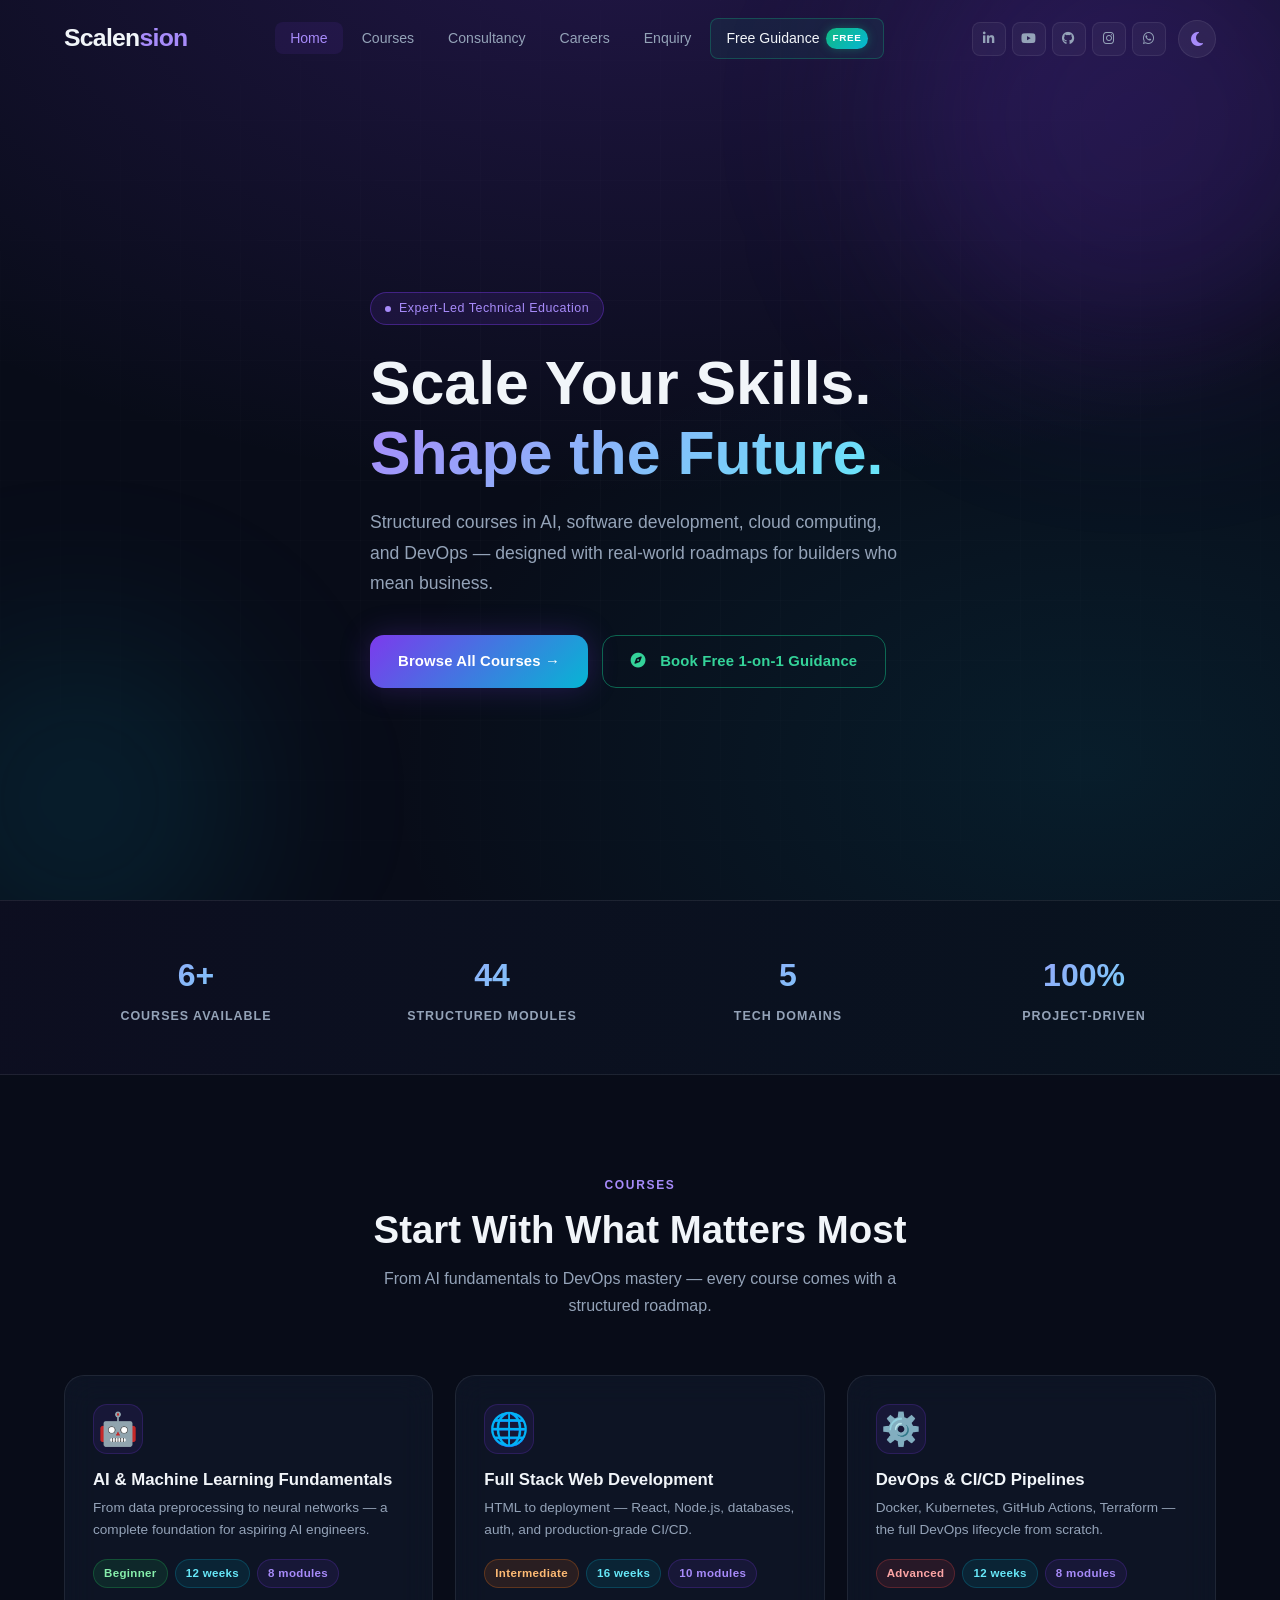
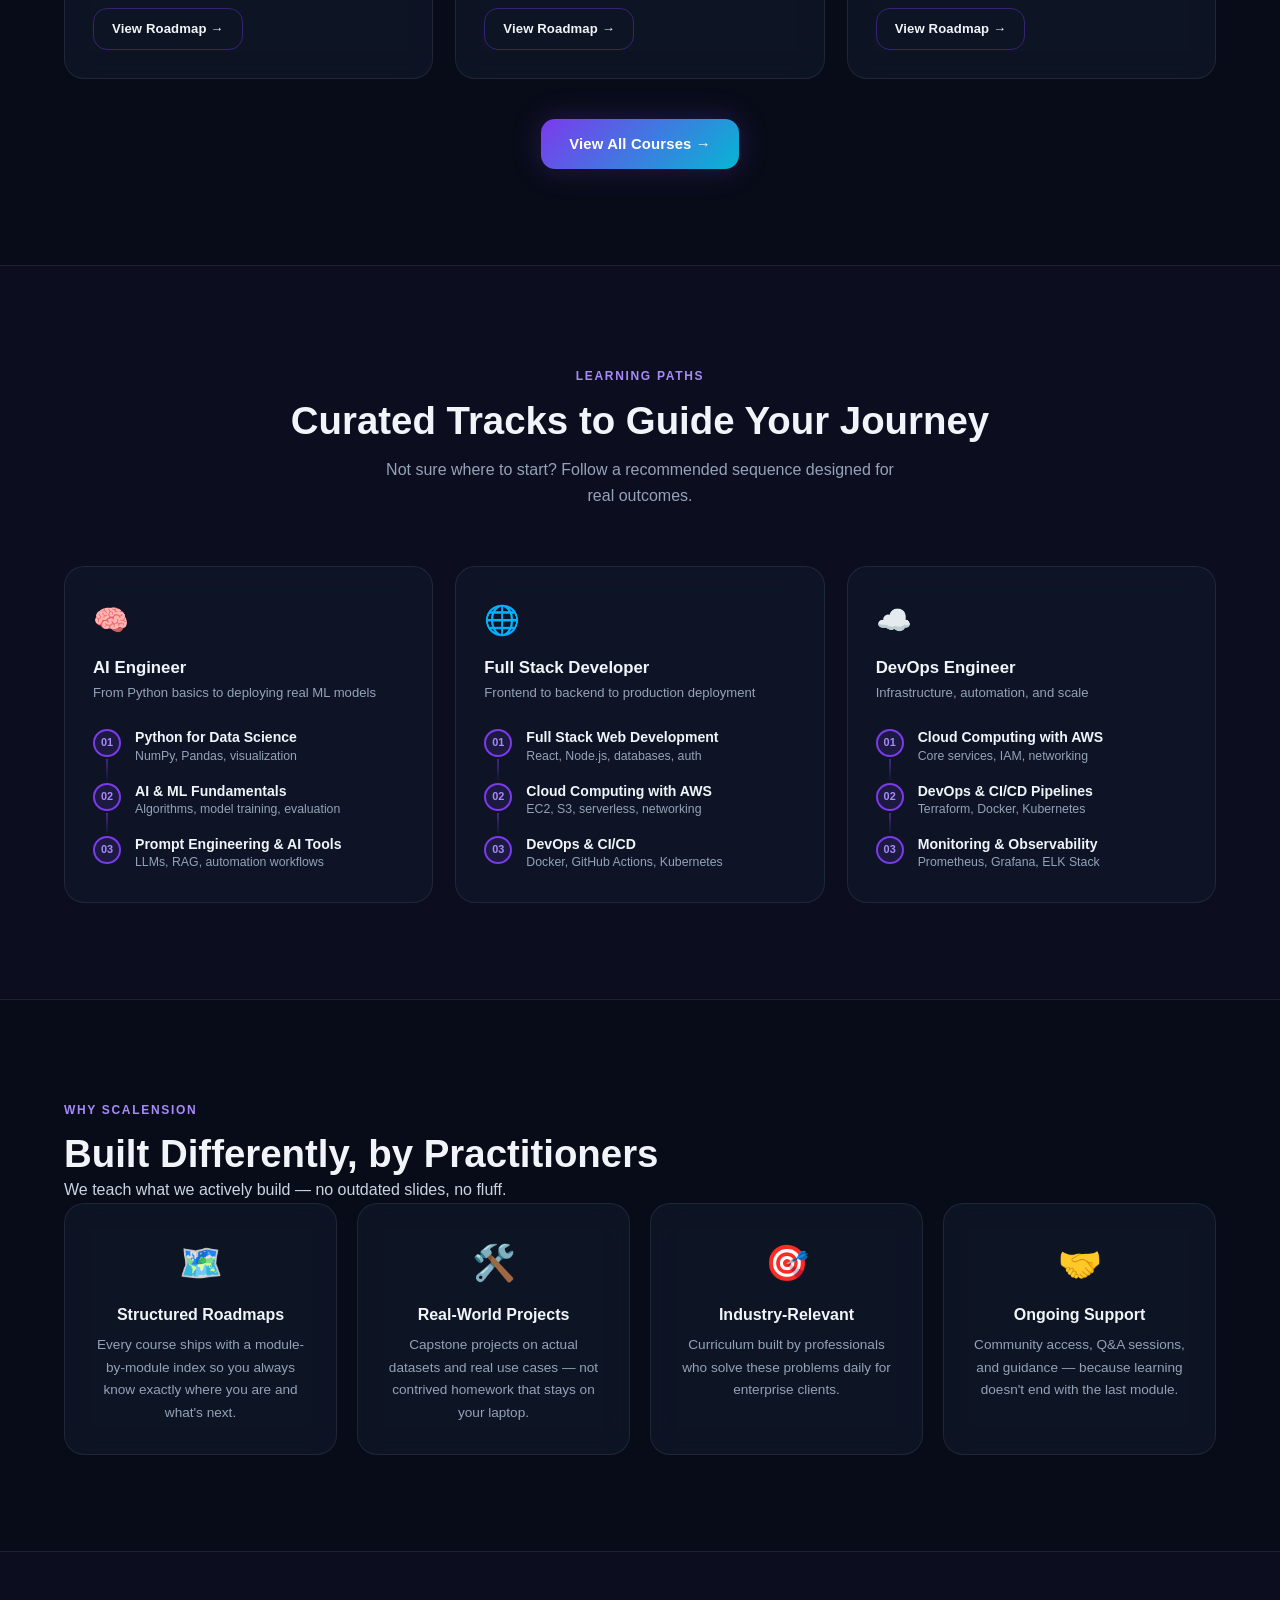
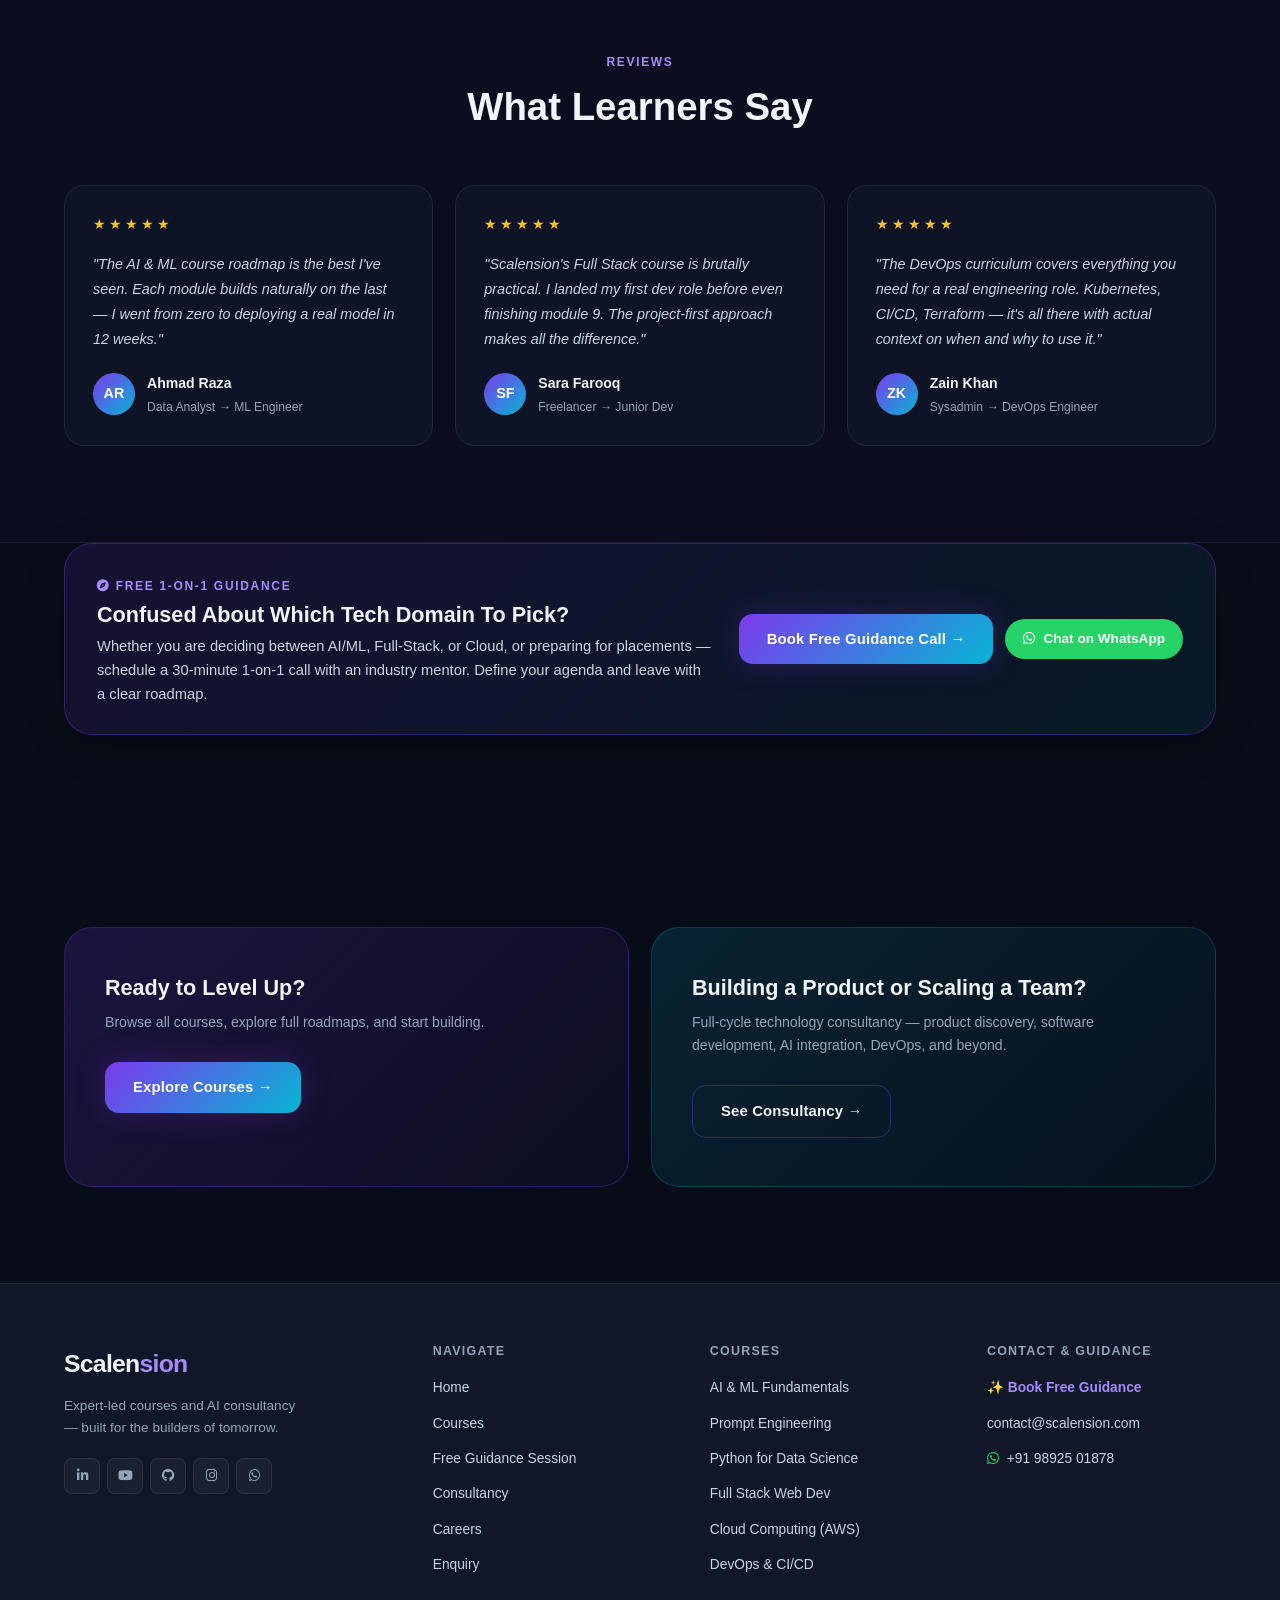
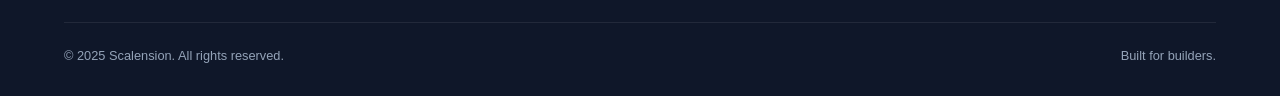
<file: index.html>
<!DOCTYPE html>
<html lang="en">
<head>
  <meta charset="UTF-8" />
  <meta name="viewport" content="width=device-width, initial-scale=1.0" />
  <title>Scalension — Scale Your Skills. Shape the Future.</title>
  <meta name="description" content="Scalension offers expert-led technical courses in AI, software development, cloud, and DevOps — built for the next generation of builders." />
  <link rel="icon" type="image/svg+xml" href="favicon.svg" />
  <link rel="icon" type="image/png" href="favicon.png" sizes="32x32" />
  <link rel="apple-touch-icon" href="apple-touch-icon.png" />
  <link rel="stylesheet" href="css/styles.css" />
  <link rel="stylesheet" href="https://cdnjs.cloudflare.com/ajax/libs/font-awesome/6.5.0/css/all.min.css" />
  <script>
    (function() {
      const stored = localStorage.getItem('theme');
      if (stored) {
        document.documentElement.setAttribute('data-theme', stored);
      } else {
        document.documentElement.setAttribute('data-theme', 'dark');
      }
    })();
  </script>
</head>
<body>

  <!-- ═══════════════════════════════════════
       NAVBAR
  ═══════════════════════════════════════ -->
  <nav class="navbar">
    <div class="container">
      <a href="index.html" class="logo">Scalen<span class="logo-accent">sion</span></a>

      <ul class="nav-links">
        <li><a href="index.html">Home</a></li>
        <li><a href="courses.html">Courses</a></li>
        <li><a href="consultancy.html">Consultancy</a></li>
        <li><a href="careers.html">Careers</a></li>
        <li><a href="enquiry.html">Enquiry</a></li>
        <li><a href="free-session.html" class="nav-free-session">Free Guidance <span class="nav-tag-free">FREE</span></a></li>
      </ul>

      <div class="nav-social">
        <a href="#" aria-label="LinkedIn"  title="LinkedIn"><i class="fa-brands fa-linkedin-in"></i></a>
        <a href="https://www.youtube.com/channel/UCDNR9oUo0z2bHbTvsrr0TBA" target="_blank" rel="noopener noreferrer" aria-label="YouTube" title="YouTube"><i class="fa-brands fa-youtube"></i></a>
        <a href="https://github.com/scalension" target="_blank" rel="noopener noreferrer" aria-label="GitHub" title="GitHub"><i class="fa-brands fa-github"></i></a>
        <a href="https://www.instagram.com/scalension_com?igsh=MTJ3d3ZqYjRnbWk2NQ" target="_blank" rel="noopener noreferrer" aria-label="Instagram" title="Instagram"><i class="fa-brands fa-instagram"></i></a>
        <a href="https://whatsapp.com/channel/0029Vb8EhJBGzzKJCfin2q10" target="_blank" rel="noopener noreferrer" aria-label="WhatsApp Channel" title="WhatsApp Channel"><i class="fa-brands fa-whatsapp"></i></a>
        <button type="button" class="theme-toggle-btn" aria-label="Toggle light/dark theme" title="Toggle theme">
          <i class="fa-solid fa-moon icon-moon"></i>
          <i class="fa-solid fa-sun icon-sun"></i>
        </button>
      </div>

      <button class="menu-toggle" aria-label="Open menu">&#9776;</button>
    </div>
  </nav>

  <!-- Mobile Drawer -->
  <div class="mobile-overlay"></div>
  <nav class="mobile-nav" aria-label="Mobile navigation">
    <button class="mobile-nav-close" aria-label="Close menu">&#10005;</button>
    <a href="index.html">Home</a>
    <a href="courses.html">Courses</a>
    <a href="consultancy.html">Consultancy</a>
    <a href="careers.html">Careers</a>
    <a href="enquiry.html">Enquiry</a>
    <a href="free-session.html" class="mobile-free-session">💡 Free Guidance Session <span class="nav-tag-free">FREE</span></a>
    <div class="mobile-social">
      <a href="#"><i class="fa-brands fa-linkedin-in"></i></a>
      <a href="https://www.youtube.com/channel/UCDNR9oUo0z2bHbTvsrr0TBA" target="_blank" rel="noopener noreferrer" aria-label="YouTube"><i class="fa-brands fa-youtube"></i></a>
      <a href="https://github.com/scalension" target="_blank" rel="noopener noreferrer" aria-label="GitHub"><i class="fa-brands fa-github"></i></a>
      <a href="https://www.instagram.com/scalension_com?igsh=MTJ3d3ZqYjRnbWk2NQ" target="_blank" rel="noopener noreferrer" aria-label="Instagram"><i class="fa-brands fa-instagram"></i></a>
      <a href="https://whatsapp.com/channel/0029Vb8EhJBGzzKJCfin2q10" target="_blank" rel="noopener noreferrer" aria-label="WhatsApp Channel"><i class="fa-brands fa-whatsapp"></i></a>
      <button type="button" class="theme-toggle-btn" aria-label="Toggle light/dark theme" title="Toggle theme">
        <i class="fa-solid fa-moon icon-moon"></i>
        <i class="fa-solid fa-sun icon-sun"></i>
      </button>
    </div>
  </nav>

  <!-- ═══════════════════════════════════════
       HERO
  ═══════════════════════════════════════ -->
  <section class="hero">
    <div class="hero-bg"></div>
    <div class="grid-bg"></div>
    <div class="hero-orb hero-orb-1"></div>
    <div class="hero-orb hero-orb-2"></div>

    <div class="container">
      <div class="hero-content">
        <div class="hero-badge">Expert-Led Technical Education</div>

        <h1>Scale Your Skills.<br><span class="gradient-text">Shape the Future.</span></h1>

        <p class="hero-subtitle">
          Structured courses in AI, software development, cloud computing, and DevOps —
          designed with real-world roadmaps for builders who mean business.
        </p>

        <div class="hero-cta">
          <a href="courses.html" class="btn btn-primary">Browse All Courses &rarr;</a>
          <a href="free-session.html?source=home_hero" class="btn btn-outline" style="border-color:rgba(16,185,129,0.5); color:#34d399;">
            <i class="fa-solid fa-compass" style="margin-right:6px;"></i> Book Free 1-on-1 Guidance
          </a>
        </div>
      </div>
    </div>
  </section>

  <!-- ═══════════════════════════════════════
       STATS BAR
  ═══════════════════════════════════════ -->
  <div class="stats-bar">
    <div class="container">
      <div class="stats-grid stagger-group">
        <div class="stat-item">
          <div class="stat-number">6+</div>
          <div class="stat-label">Courses Available</div>
        </div>
        <div class="stat-item">
          <div class="stat-number">44</div>
          <div class="stat-label">Structured Modules</div>
        </div>
        <div class="stat-item">
          <div class="stat-number">5</div>
          <div class="stat-label">Tech Domains</div>
        </div>
        <div class="stat-item">
          <div class="stat-number">100%</div>
          <div class="stat-label">Project-Driven</div>
        </div>
      </div>
    </div>
  </div>

  <!-- ═══════════════════════════════════════
       FEATURED COURSES
  ═══════════════════════════════════════ -->
  <section class="section">
    <div class="container">
      <div class="section-header reveal">
        <span class="section-label">Courses</span>
        <h2>Start With What Matters Most</h2>
        <p>From AI fundamentals to DevOps mastery — every course comes with a structured roadmap.</p>
      </div>

      <div class="featured-grid stagger-group">

        <!-- Card 1 -->
        <div class="fc-card glass-card">
          <div class="fc-icon">🤖</div>
          <h3 class="fc-title">AI & Machine Learning Fundamentals</h3>
          <p class="fc-desc">From data preprocessing to neural networks — a complete foundation for aspiring AI engineers.</p>
          <div class="fc-meta">
            <span class="badge badge-beginner">Beginner</span>
            <span class="badge badge-duration">12 weeks</span>
            <span class="badge badge-modules">8 modules</span>
          </div>
          <a href="courses.html#ai-ml" class="btn btn-sm btn-outline">View Roadmap &rarr;</a>
        </div>

        <!-- Card 2 -->
        <div class="fc-card glass-card">
          <div class="fc-icon">🌐</div>
          <h3 class="fc-title">Full Stack Web Development</h3>
          <p class="fc-desc">HTML to deployment — React, Node.js, databases, auth, and production-grade CI/CD.</p>
          <div class="fc-meta">
            <span class="badge badge-intermediate">Intermediate</span>
            <span class="badge badge-duration">16 weeks</span>
            <span class="badge badge-modules">10 modules</span>
          </div>
          <a href="courses.html#web-dev" class="btn btn-sm btn-outline">View Roadmap &rarr;</a>
        </div>

        <!-- Card 3 -->
        <div class="fc-card glass-card">
          <div class="fc-icon">⚙️</div>
          <h3 class="fc-title">DevOps & CI/CD Pipelines</h3>
          <p class="fc-desc">Docker, Kubernetes, GitHub Actions, Terraform — the full DevOps lifecycle from scratch.</p>
          <div class="fc-meta">
            <span class="badge badge-advanced">Advanced</span>
            <span class="badge badge-duration">12 weeks</span>
            <span class="badge badge-modules">8 modules</span>
          </div>
          <a href="courses.html#devops" class="btn btn-sm btn-outline">View Roadmap &rarr;</a>
        </div>

      </div>

      <div style="text-align:center; margin-top: 40px;">
        <a href="courses.html" class="btn btn-primary">View All Courses &rarr;</a>
      </div>
    </div>
  </section>

  <!-- ═══════════════════════════════════════
       LEARNING TRACKS
  ═══════════════════════════════════════ -->
  <section class="section" style="background: rgba(124,58,237,0.03); border-top:1px solid var(--border); border-bottom:1px solid var(--border);">
    <div class="container">
      <div class="section-header reveal">
        <span class="section-label">Learning Paths</span>
        <h2>Curated Tracks to Guide Your Journey</h2>
        <p>Not sure where to start? Follow a recommended sequence designed for real outcomes.</p>
      </div>

      <div class="tracks-grid stagger-group">

        <!-- Track 1 -->
        <div class="track-card glass-card">
          <div class="track-icon">🧠</div>
          <h3 class="track-title">AI Engineer</h3>
          <p class="track-subtitle">From Python basics to deploying real ML models</p>
          <div class="track-steps">
            <div class="track-step">
              <div class="step-dot">01</div>
              <div class="step-body">
                <h5>Python for Data Science</h5>
                <p>NumPy, Pandas, visualization</p>
              </div>
            </div>
            <div class="track-step">
              <div class="step-dot">02</div>
              <div class="step-body">
                <h5>AI & ML Fundamentals</h5>
                <p>Algorithms, model training, evaluation</p>
              </div>
            </div>
            <div class="track-step">
              <div class="step-dot">03</div>
              <div class="step-body">
                <h5>Prompt Engineering & AI Tools</h5>
                <p>LLMs, RAG, automation workflows</p>
              </div>
            </div>
          </div>
        </div>

        <!-- Track 2 -->
        <div class="track-card glass-card">
          <div class="track-icon">🌐</div>
          <h3 class="track-title">Full Stack Developer</h3>
          <p class="track-subtitle">Frontend to backend to production deployment</p>
          <div class="track-steps">
            <div class="track-step">
              <div class="step-dot">01</div>
              <div class="step-body">
                <h5>Full Stack Web Development</h5>
                <p>React, Node.js, databases, auth</p>
              </div>
            </div>
            <div class="track-step">
              <div class="step-dot">02</div>
              <div class="step-body">
                <h5>Cloud Computing with AWS</h5>
                <p>EC2, S3, serverless, networking</p>
              </div>
            </div>
            <div class="track-step">
              <div class="step-dot">03</div>
              <div class="step-body">
                <h5>DevOps & CI/CD</h5>
                <p>Docker, GitHub Actions, Kubernetes</p>
              </div>
            </div>
          </div>
        </div>

        <!-- Track 3 -->
        <div class="track-card glass-card">
          <div class="track-icon">☁️</div>
          <h3 class="track-title">DevOps Engineer</h3>
          <p class="track-subtitle">Infrastructure, automation, and scale</p>
          <div class="track-steps">
            <div class="track-step">
              <div class="step-dot">01</div>
              <div class="step-body">
                <h5>Cloud Computing with AWS</h5>
                <p>Core services, IAM, networking</p>
              </div>
            </div>
            <div class="track-step">
              <div class="step-dot">02</div>
              <div class="step-body">
                <h5>DevOps & CI/CD Pipelines</h5>
                <p>Terraform, Docker, Kubernetes</p>
              </div>
            </div>
            <div class="track-step">
              <div class="step-dot">03</div>
              <div class="step-body">
                <h5>Monitoring & Observability</h5>
                <p>Prometheus, Grafana, ELK Stack</p>
              </div>
            </div>
          </div>
        </div>

      </div>
    </div>
  </section>

  <!-- ═══════════════════════════════════════
       WHY SCALENSION
       ================================================== -->
  <section class="section why-section" id="why">
    <div class="container">
      <div class="text-center">
        <span class="section-label">Why Scalension</span>
        <h2>Built Differently, by Practitioners</h2>
        <p>We teach what we actively build — no outdated slides, no fluff.</p>
      </div>

      <div class="why-grid stagger-group">
        <div class="why-card glass-card">
          <div class="why-icon">🗺️</div>
          <h4 class="why-title">Structured Roadmaps</h4>
          <p class="why-text">Every course ships with a module-by-module index so you always know exactly where you are and what's next.</p>
        </div>
        <div class="why-card glass-card">
          <div class="why-icon">🛠️</div>
          <h4 class="why-title">Real-World Projects</h4>
          <p class="why-text">Capstone projects on actual datasets and real use cases — not contrived homework that stays on your laptop.</p>
        </div>
        <div class="why-card glass-card">
          <div class="why-icon">🎯</div>
          <h4 class="why-title">Industry-Relevant</h4>
          <p class="why-text">Curriculum built by professionals who solve these problems daily for enterprise clients.</p>
        </div>
        <div class="why-card glass-card">
          <div class="why-icon">🤝</div>
          <h4 class="why-title">Ongoing Support</h4>
          <p class="why-text">Community access, Q&A sessions, and guidance — because learning doesn't end with the last module.</p>
        </div>
      </div>
    </div>
  </section>

  <!-- ═══════════════════════════════════════
       TESTIMONIALS
  ═══════════════════════════════════════ -->
  <section class="section" style="background: rgba(124,58,237,0.03); border-top:1px solid var(--border); border-bottom:1px solid var(--border);">
    <div class="container">
      <div class="section-header reveal">
        <span class="section-label">Reviews</span>
        <h2>What Learners Say</h2>
      </div>

      <div class="testi-grid stagger-group">
        <div class="testi-card glass-card">
          <div class="testi-stars">★★★★★</div>
          <p class="testi-text">"The AI & ML course roadmap is the best I've seen. Each module builds naturally on the last — I went from zero to deploying a real model in 12 weeks."</p>
          <div class="testi-author">
            <div class="author-avatar">AR</div>
            <div>
              <div class="author-name">Ahmad Raza</div>
              <div class="author-role">Data Analyst → ML Engineer</div>
            </div>
          </div>
        </div>

        <div class="testi-card glass-card">
          <div class="testi-stars">★★★★★</div>
          <p class="testi-text">"Scalension's Full Stack course is brutally practical. I landed my first dev role before even finishing module 9. The project-first approach makes all the difference."</p>
          <div class="testi-author">
            <div class="author-avatar">SF</div>
            <div>
              <div class="author-name">Sara Farooq</div>
              <div class="author-role">Freelancer → Junior Dev</div>
            </div>
          </div>
        </div>

        <div class="testi-card glass-card">
          <div class="testi-stars">★★★★★</div>
          <p class="testi-text">"The DevOps curriculum covers everything you need for a real engineering role. Kubernetes, CI/CD, Terraform — it's all there with actual context on when and why to use it."</p>
          <div class="testi-author">
            <div class="author-avatar">ZK</div>
            <div>
              <div class="author-name">Zain Khan</div>
              <div class="author-role">Sysadmin → DevOps Engineer</div>
            </div>
          </div>
        </div>
      </div>
    </div>
  </section>

  <!-- ═══════════════════════════════════════
       FREE GUIDANCE BANNER
  ═══════════════════════════════════════ -->
  <section class="section" style="padding-top:0;">
    <div class="container">
      <div class="courses-guidance-banner reveal" style="margin-bottom:0;">
        <div class="courses-guidance-banner-content">
          <span class="section-label" style="margin-bottom:6px;"><i class="fa-solid fa-compass"></i> Free 1-on-1 Guidance</span>
          <h3>Confused About Which Tech Domain To Pick?</h3>
          <p>
            Whether you are deciding between AI/ML, Full-Stack, or Cloud, or preparing for placements — schedule a 30-minute 1-on-1 call with an industry mentor. Define your agenda and leave with a clear roadmap.
          </p>
        </div>
        <div class="courses-guidance-banner-actions">
          <a href="free-session.html?source=home_guidance_banner" class="btn btn-primary" style="white-space:nowrap;">
            Book Free Guidance Call &rarr;
          </a>
          <a href="https://wa.me/919892501878?text=Hi%20Scalension%2C%20I%20would%20like%20to%20request%20a%20free%201-on-1%20guidance%20session"
            target="_blank" rel="noopener noreferrer" class="whatsapp-btn-green" style="white-space:nowrap;">
            <i class="fa-brands fa-whatsapp"></i> Chat on WhatsApp
          </a>
        </div>
      </div>
    </div>
  </section>

  <!-- ═══════════════════════════════════════
       DUAL CTA
  ═══════════════════════════════════════ -->
  <section class="section">
    <div class="container">
      <div class="dual-cta">
        <div class="cta-panel cta-learn">
          <h3>Ready to Level Up?</h3>
          <p>Browse all courses, explore full roadmaps, and start building.</p>
          <a href="courses.html" class="btn btn-primary">Explore Courses &rarr;</a>
        </div>
        <div class="cta-panel cta-consult">
          <h3>Building a Product or Scaling a Team?</h3>
          <p>Full-cycle technology consultancy — product discovery, software development, AI integration, DevOps, and beyond.</p>
          <a href="consultancy.html" class="btn btn-outline">See Consultancy &rarr;</a>
        </div>
      </div>
    </div>
  </section>

  <!-- ═══════════════════════════════════════
       FOOTER
  ═══════════════════════════════════════ -->
  <footer class="footer">
    <div class="container">
      <div class="footer-grid">

        <div class="footer-brand">
          <a href="index.html" class="logo">Scalen<span class="logo-accent">sion</span></a>
          <p class="footer-tagline">Expert-led courses and AI consultancy — built for the builders of tomorrow.</p>
          <div class="footer-social">
            <a href="#" aria-label="LinkedIn"><i class="fa-brands fa-linkedin-in"></i></a>
            <a href="https://www.youtube.com/channel/UCDNR9oUo0z2bHbTvsrr0TBA" target="_blank" rel="noopener noreferrer" aria-label="YouTube"><i class="fa-brands fa-youtube"></i></a>
            <a href="https://github.com/scalension" target="_blank" rel="noopener noreferrer" aria-label="GitHub"><i class="fa-brands fa-github"></i></a>
            <a href="https://www.instagram.com/scalension_com?igsh=MTJ3d3ZqYjRnbWk2NQ" target="_blank" rel="noopener noreferrer" aria-label="Instagram"><i class="fa-brands fa-instagram"></i></a>
      <a href="https://whatsapp.com/channel/0029Vb8EhJBGzzKJCfin2q10" target="_blank" rel="noopener noreferrer" aria-label="WhatsApp Channel"><i class="fa-brands fa-whatsapp"></i></a>
          </div>
        </div>

        <div class="footer-col">
          <h4>Navigate</h4>
          <ul>
            <li><a href="index.html">Home</a></li>
            <li><a href="courses.html">Courses</a></li>
            <li><a href="free-session.html">Free Guidance Session</a></li>
            <li><a href="consultancy.html">Consultancy</a></li>
            <li><a href="careers.html">Careers</a></li>
            <li><a href="enquiry.html">Enquiry</a></li>
          </ul>
        </div>

        <div class="footer-col">
          <h4>Courses</h4>
          <ul>
            <li><a href="courses.html">AI &amp; ML Fundamentals</a></li>
            <li><a href="courses.html">Prompt Engineering</a></li>
            <li><a href="courses.html">Python for Data Science</a></li>
            <li><a href="courses.html">Full Stack Web Dev</a></li>
            <li><a href="courses.html">Cloud Computing (AWS)</a></li>
            <li><a href="courses.html">DevOps &amp; CI/CD</a></li>
          </ul>
        </div>

        <div class="footer-col">
          <h4>Contact &amp; Guidance</h4>
          <ul>
            <li><a href="free-session.html" style="color:var(--color-primary-lt); font-weight:600;">✨ Book Free Guidance</a></li>
            <li><a href="mailto:contact@scalension.com">contact@scalension.com</a></li>
            <li><a href="https://wa.me/919892501878?text=Hi%20Scalension%2C%20I%20have%20an%20enquiry" target="_blank" rel="noopener noreferrer"><i class="fa-brands fa-whatsapp" style="color:#25D366; margin-right:4px;"></i> +91 98925 01878</a></li>
          </ul>
        </div>

      </div>

      <div class="footer-bottom">
        <span class="footer-copy">&copy; 2025 Scalension. All rights reserved.</span>
        <span class="footer-copy">Built for builders.</span>
      </div>
    </div>
  </footer>

  <script src="js/main.js"></script>
</body>
</html>
</file>
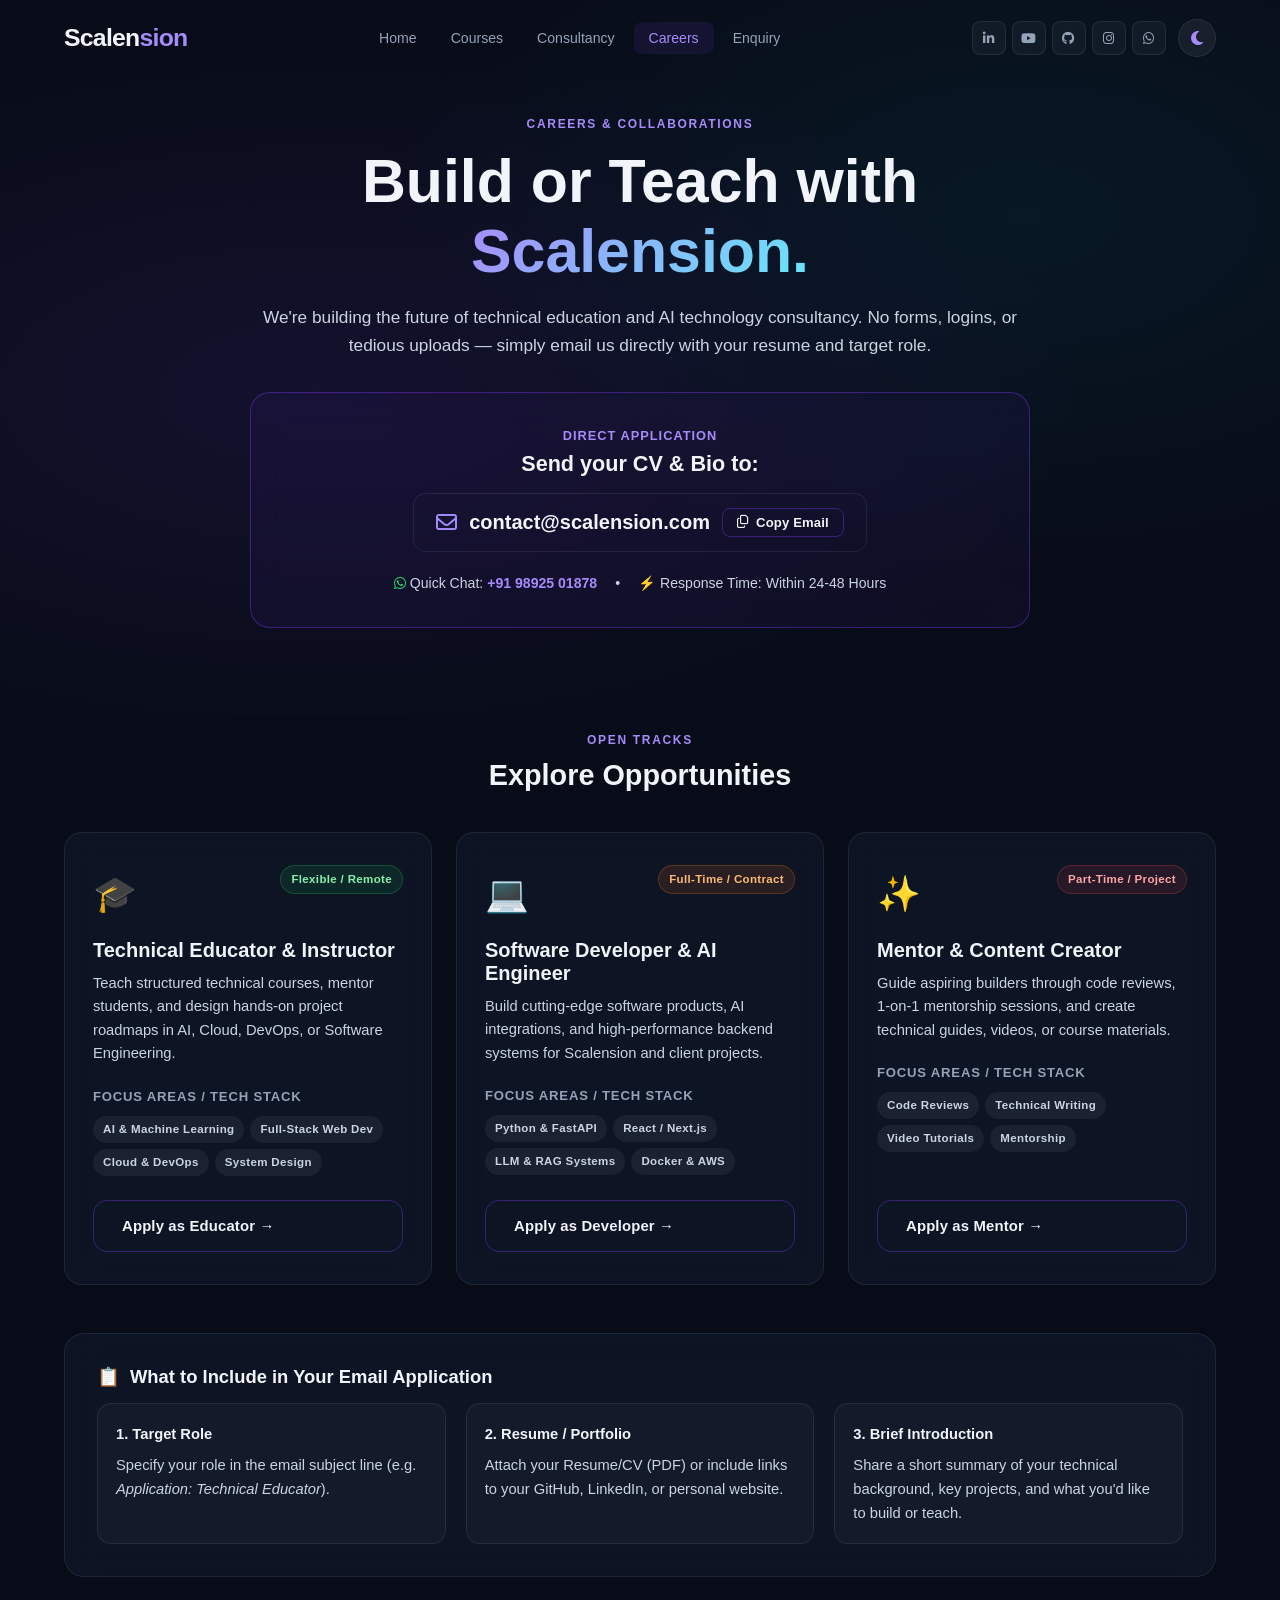
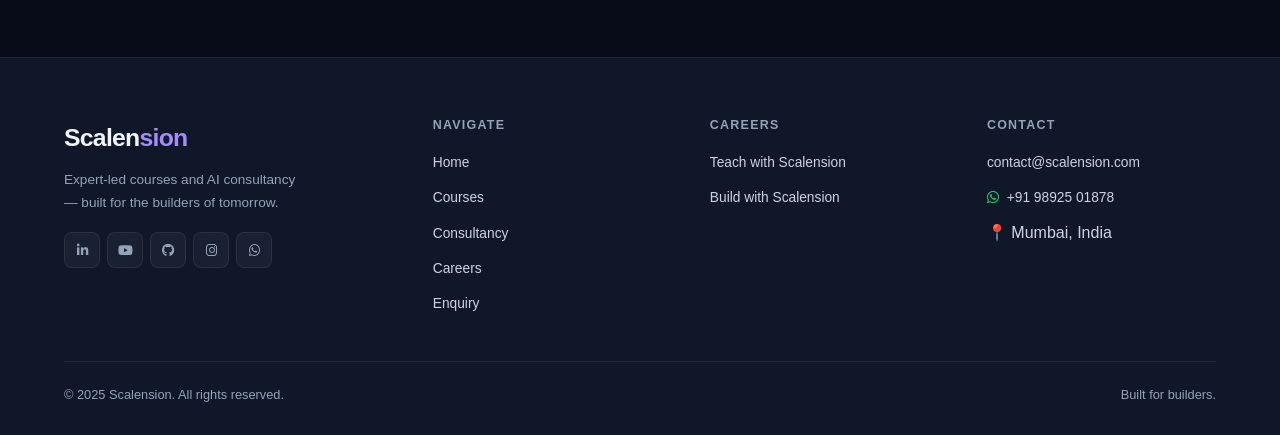
<file: careers.html>
<!DOCTYPE html>
<html lang="en">

<head>
  <meta charset="UTF-8" />
  <meta name="viewport" content="width=device-width, initial-scale=1.0" />
  <title>Careers — Scalension</title>
  <meta name="description"
    content="Join Scalension — apply as an educator to teach technical courses, or join our team as a software developer or AI engineer." />
  <link rel="icon" type="image/svg+xml" href="favicon.svg" />
  <link rel="icon" type="image/png" href="favicon.png" sizes="32x32" />
  <link rel="apple-touch-icon" href="apple-touch-icon.png" />
  <link rel="stylesheet" href="css/styles.css" />
  <link rel="stylesheet" href="https://cdnjs.cloudflare.com/ajax/libs/font-awesome/6.5.0/css/all.min.css" />
  <script>
    (function () {
      const stored = localStorage.getItem('theme');
      if (stored) {
        document.documentElement.setAttribute('data-theme', stored);
      } else {
        document.documentElement.setAttribute('data-theme', 'dark');
      }
    })();
  </script>
</head>

<body>

  <!-- ═══════════════════════════════════════
       NAVBAR
  ═══════════════════════════════════════ -->
  <nav class="navbar scrolled">
    <div class="container">
      <a href="index.html" class="logo">Scalen<span class="logo-accent">sion</span></a>

      <ul class="nav-links">
        <li><a href="index.html">Home</a></li>
        <li><a href="courses.html">Courses</a></li>
        <li><a href="consultancy.html">Consultancy</a></li>
        <li><a href="careers.html" class="active">Careers</a></li>
        <li><a href="enquiry.html">Enquiry</a></li>
      </ul>

      <div class="nav-social">
        <a href="#" aria-label="LinkedIn"><i class="fa-brands fa-linkedin-in"></i></a>
        <a href="https://www.youtube.com/channel/UCDNR9oUo0z2bHbTvsrr0TBA" target="_blank" rel="noopener noreferrer"
          aria-label="YouTube"><i class="fa-brands fa-youtube"></i></a>
        <a href="https://github.com/scalension" target="_blank" rel="noopener noreferrer" aria-label="GitHub"><i
            class="fa-brands fa-github"></i></a>
        <a href="https://www.instagram.com/scalension_com?igsh=MTJ3d3ZqYjRnbWk2NQ" target="_blank"
          rel="noopener noreferrer" aria-label="Instagram"><i class="fa-brands fa-instagram"></i></a>
        <a href="https://whatsapp.com/channel/0029Vb8EhJBGzzKJCfin2q10" target="_blank" rel="noopener noreferrer"
          aria-label="WhatsApp Channel"><i class="fa-brands fa-whatsapp"></i></a>
        <button type="button" class="theme-toggle-btn" aria-label="Toggle light/dark theme" title="Toggle theme">
          <i class="fa-solid fa-moon icon-moon"></i>
          <i class="fa-solid fa-sun icon-sun"></i>
        </button>
      </div>

      <button class="menu-toggle" aria-label="Open menu">&#9776;</button>
    </div>
  </nav>

  <!-- Mobile Drawer -->
  <div class="mobile-overlay"></div>
  <nav class="mobile-nav">
    <button class="mobile-nav-close">&#10005;</button>
    <a href="index.html">Home</a>
    <a href="courses.html">Courses</a>
    <a href="consultancy.html">Consultancy</a>
    <a href="careers.html">Careers</a>
    <a href="enquiry.html">Enquiry</a>
    <div class="mobile-social">
      <a href="#"><i class="fa-brands fa-linkedin-in"></i></a>
      <a href="https://www.youtube.com/channel/UCDNR9oUo0z2bHbTvsrr0TBA" target="_blank" rel="noopener noreferrer"
        aria-label="YouTube"><i class="fa-brands fa-youtube"></i></a>
      <a href="https://github.com/scalension" target="_blank" rel="noopener noreferrer" aria-label="GitHub"><i
          class="fa-brands fa-github"></i></a>
      <a href="https://www.instagram.com/scalension_com?igsh=MTJ3d3ZqYjRnbWk2NQ" target="_blank"
        rel="noopener noreferrer" aria-label="Instagram"><i class="fa-brands fa-instagram"></i></a>
      <a href="https://whatsapp.com/channel/0029Vb8EhJBGzzKJCfin2q10" target="_blank" rel="noopener noreferrer"
        aria-label="WhatsApp Channel"><i class="fa-brands fa-whatsapp"></i></a>
      <button type="button" class="theme-toggle-btn" aria-label="Toggle light/dark theme" title="Toggle theme">
        <i class="fa-solid fa-moon icon-moon"></i>
        <i class="fa-solid fa-sun icon-sun"></i>
      </button>
    </div>
  </nav>

  <!-- ═══════════════════════════════════════
       HERO & DIRECT EMAIL APPLICATION SECTION
  ═══════════════════════════════════════ -->
  <div class="enquiry-wrap" style="min-height: auto; padding-top: 110px; padding-bottom: 40px;">
    <div class="enquiry-wrap-bg"></div>

    <div class="container">
      <div style="max-width: 780px; margin: 0 auto; text-align: center;" class="reveal">
        <span class="section-label" style="display:inline-block; margin-bottom:12px;">Careers &amp;
          Collaborations</span>
        <h1 style="margin-bottom:16px;">Build or Teach with <span class="gradient-text">Scalension.</span></h1>
        <p style="color:var(--text-secondary); font-size:1.08rem; line-height:1.65; margin-bottom:32px;">
          We're building the future of technical education and AI technology consultancy.
          No forms, logins, or tedious uploads — simply email us directly with your resume and target role.
        </p>

        <!-- Direct Email CTA Box -->
        <div class="glass-card"
          style="padding: 32px; border-radius: 20px; text-align: center; margin-bottom: 48px; border: 1px solid var(--border-primary); background: rgba(124,58,237,0.06);">
          <span
            style="font-size:0.8rem; text-transform:uppercase; letter-spacing:1px; color:var(--color-primary-lt); font-weight:600; display:block; margin-bottom:6px;">Direct
            Application</span>
          <h2 style="font-size:1.35rem; margin-bottom:16px; color:var(--text-primary);">Send your CV &amp; Bio to:</h2>

          <div
            style="display:inline-flex; align-items:center; gap:12px; background:var(--bg-card); padding:12px 22px; border-radius:12px; border:1px solid var(--border); margin-bottom:20px; flex-wrap:wrap; justify-content:center;">
            <i class="fa-regular fa-envelope" style="font-size:1.3rem; color:var(--color-primary-lt);"></i>
            <a href="mailto:contact@scalension.com?subject=Application%20for%20Scalension"
              style="font-size:1.25rem; font-weight:700; color:var(--text-primary);"
              id="career-email-address">contact@scalension.com</a>
            <button type="button" id="copy-email-btn" class="btn btn-outline"
              style="padding:6px 14px; font-size:0.82rem; border-radius:8px;">
              <i class="fa-regular fa-copy"></i> Copy Email
            </button>
          </div>

          <div
            style="display:flex; justify-content:center; gap:18px; flex-wrap:wrap; font-size:0.88rem; color:var(--text-secondary);">
            <span><i class="fa-brands fa-whatsapp" style="color:#25D366;"></i> Quick Chat: <a
                href="https://wa.me/919892501878?text=Hi%20Scalension%2C%20I%20am%20interested%20in%20career%20opportunities"
                target="_blank" rel="noopener noreferrer" style="color:var(--color-primary-lt); font-weight:600;">+91
                98925 01878</a></span>
            <span>&bull;</span>
            <span>⚡ Response Time: Within 24-48 Hours</span>
          </div>
        </div>
      </div>
    </div>
  </div>

  <!-- ═══════════════════════════════════════
       OPEN ROLES & TRACKS SECTION
  ═══════════════════════════════════════ -->
  <section style="padding: 10px 0 80px 0;">
    <div class="container">
      <div style="text-align:center; margin-bottom:40px;" class="reveal">
        <span class="section-label" style="display:inline-block; margin-bottom:8px;">Open Tracks</span>
        <h2 style="font-size:1.8rem; margin:0;">Explore Opportunities</h2>
      </div>

      <div class="stagger-group"
        style="display:grid; grid-template-columns: repeat(auto-fit, minmax(320px, 1fr)); gap:24px;">

        <!-- Role 1: Educator -->
        <div class="glass-card role-card"
          style="padding:32px 28px; border-radius:18px; display:flex; flex-direction:column; justify-content:space-between;">
          <div>
            <div style="display:flex; justify-content:space-between; align-items:flex-start; margin-bottom:16px;">
              <span style="font-size:2.2rem;">🎓</span>
              <span class="badge badge-beginner">Flexible / Remote</span>
            </div>
            <h3 style="font-size:1.25rem; margin-bottom:10px; color:var(--text-primary);">Technical Educator &amp;
              Instructor</h3>
            <p style="font-size:0.92rem; color:var(--text-secondary); line-height:1.6; margin-bottom:20px;">
              Teach structured technical courses, mentor students, and design hands-on project roadmaps in AI, Cloud,
              DevOps, or Software Engineering.
            </p>

            <div style="margin-bottom:24px;">
              <strong
                style="font-size:0.82rem; text-transform:uppercase; letter-spacing:0.8px; color:var(--text-muted); display:block; margin-bottom:8px;">Focus
                Areas / Tech Stack</strong>
              <div style="display:flex; flex-wrap:wrap; gap:6px;">
                <span class="badge" style="background:rgba(255,255,255,0.06); color:var(--text-secondary);">AI &amp;
                  Machine Learning</span>
                <span class="badge" style="background:rgba(255,255,255,0.06); color:var(--text-secondary);">Full-Stack
                  Web Dev</span>
                <span class="badge" style="background:rgba(255,255,255,0.06); color:var(--text-secondary);">Cloud &amp;
                  DevOps</span>
                <span class="badge" style="background:rgba(255,255,255,0.06); color:var(--text-secondary);">System
                  Design</span>
              </div>
            </div>
          </div>

          <a href="mailto:contact@scalension.com?subject=Application%20for%20Technical%20Educator%20Role"
            class="btn btn-outline" style="width:100%; text-align:center;">
            Apply as Educator &rarr;
          </a>
        </div>

        <!-- Role 2: Software Engineer & AI Dev -->
        <div class="glass-card role-card"
          style="padding:32px 28px; border-radius:18px; display:flex; flex-direction:column; justify-content:space-between;">
          <div>
            <div style="display:flex; justify-content:space-between; align-items:flex-start; margin-bottom:16px;">
              <span style="font-size:2.2rem;">💻</span>
              <span class="badge badge-intermediate">Full-Time / Contract</span>
            </div>
            <h3 style="font-size:1.25rem; margin-bottom:10px; color:var(--text-primary);">Software Developer &amp; AI
              Engineer</h3>
            <p style="font-size:0.92rem; color:var(--text-secondary); line-height:1.6; margin-bottom:20px;">
              Build cutting-edge software products, AI integrations, and high-performance backend systems for Scalension
              and client projects.
            </p>

            <div style="margin-bottom:24px;">
              <strong
                style="font-size:0.82rem; text-transform:uppercase; letter-spacing:0.8px; color:var(--text-muted); display:block; margin-bottom:8px;">Focus
                Areas / Tech Stack</strong>
              <div style="display:flex; flex-wrap:wrap; gap:6px;">
                <span class="badge" style="background:rgba(255,255,255,0.06); color:var(--text-secondary);">Python &amp;
                  FastAPI</span>
                <span class="badge" style="background:rgba(255,255,255,0.06); color:var(--text-secondary);">React /
                  Next.js</span>
                <span class="badge" style="background:rgba(255,255,255,0.06); color:var(--text-secondary);">LLM &amp;
                  RAG Systems</span>
                <span class="badge" style="background:rgba(255,255,255,0.06); color:var(--text-secondary);">Docker &amp;
                  AWS</span>
              </div>
            </div>
          </div>

          <a href="mailto:contact@scalension.com?subject=Application%20for%20Software%20Developer%20Role"
            class="btn btn-outline" style="width:100%; text-align:center;">
            Apply as Developer &rarr;
          </a>
        </div>

        <!-- Role 3: Mentor & Content Creator -->
        <div class="glass-card role-card"
          style="padding:32px 28px; border-radius:18px; display:flex; flex-direction:column; justify-content:space-between;">
          <div>
            <div style="display:flex; justify-content:space-between; align-items:flex-start; margin-bottom:16px;">
              <span style="font-size:2.2rem;">✨</span>
              <span class="badge badge-advanced">Part-Time / Project</span>
            </div>
            <h3 style="font-size:1.25rem; margin-bottom:10px; color:var(--text-primary);">Mentor &amp; Content Creator
            </h3>
            <p style="font-size:0.92rem; color:var(--text-secondary); line-height:1.6; margin-bottom:20px;">
              Guide aspiring builders through code reviews, 1-on-1 mentorship sessions, and create technical guides,
              videos, or course materials.
            </p>

            <div style="margin-bottom:24px;">
              <strong
                style="font-size:0.82rem; text-transform:uppercase; letter-spacing:0.8px; color:var(--text-muted); display:block; margin-bottom:8px;">Focus
                Areas / Tech Stack</strong>
              <div style="display:flex; flex-wrap:wrap; gap:6px;">
                <span class="badge" style="background:rgba(255,255,255,0.06); color:var(--text-secondary);">Code
                  Reviews</span>
                <span class="badge" style="background:rgba(255,255,255,0.06); color:var(--text-secondary);">Technical
                  Writing</span>
                <span class="badge" style="background:rgba(255,255,255,0.06); color:var(--text-secondary);">Video
                  Tutorials</span>
                <span class="badge"
                  style="background:rgba(255,255,255,0.06); color:var(--text-secondary);">Mentorship</span>
              </div>
            </div>
          </div>

          <a href="mailto:contact@scalension.com?subject=Application%20for%20Mentor%20%26%20Content%20Role"
            class="btn btn-outline" style="width:100%; text-align:center;">
            Apply as Mentor &rarr;
          </a>
        </div>

      </div>

      <!-- Application Guidelines Card -->
      <div class="glass-card reveal" style="margin-top: 48px; padding: 32px; border-radius: 20px;">
        <h3
          style="font-size: 1.15rem; margin-bottom: 16px; color: var(--text-primary); display: flex; align-items: center; gap: 10px;">
          <span>📋</span> What to Include in Your Email Application
        </h3>
        <div
          style="display: grid; grid-template-columns: repeat(auto-fit, minmax(220px, 1fr)); gap: 20px; font-size: 0.92rem; color: var(--text-secondary);">
          <div
            style="background: rgba(255,255,255,0.03); padding: 18px; border-radius: 14px; border: 1px solid var(--border);">
            <strong style="color: var(--text-primary); display: block; margin-bottom: 6px;">1. Target Role</strong>
            Specify your role in the email subject line (e.g. <em>Application: Technical Educator</em>).
          </div>
          <div
            style="background: rgba(255,255,255,0.03); padding: 18px; border-radius: 14px; border: 1px solid var(--border);">
            <strong style="color: var(--text-primary); display: block; margin-bottom: 6px;">2. Resume /
              Portfolio</strong>
            Attach your Resume/CV (PDF) or include links to your GitHub, LinkedIn, or personal website.
          </div>
          <div
            style="background: rgba(255,255,255,0.03); padding: 18px; border-radius: 14px; border: 1px solid var(--border);">
            <strong style="color: var(--text-primary); display: block; margin-bottom: 6px;">3. Brief
              Introduction</strong>
            Share a short summary of your technical background, key projects, and what you'd like to build or teach.
          </div>
        </div>
      </div>

    </div>
  </section>

  <!-- ═══════════════════════════════════════
       FOOTER
  ═══════════════════════════════════════ -->
  <footer class="footer">
    <div class="container">
      <div class="footer-grid">

        <div class="footer-brand">
          <a href="index.html" class="logo">Scalen<span class="logo-accent">sion</span></a>
          <p class="footer-tagline">Expert-led courses and AI consultancy — built for the builders of tomorrow.</p>
          <div class="footer-social">
            <a href="#" aria-label="LinkedIn"><i class="fa-brands fa-linkedin-in"></i></a>
            <a href="https://www.youtube.com/channel/UCDNR9oUo0z2bHbTvsrr0TBA" target="_blank" rel="noopener noreferrer"
              aria-label="YouTube"><i class="fa-brands fa-youtube"></i></a>
            <a href="https://github.com/scalension" target="_blank" rel="noopener noreferrer" aria-label="GitHub"><i
                class="fa-brands fa-github"></i></a>
            <a href="https://www.instagram.com/scalension_com?igsh=MTJ3d3ZqYjRnbWk2NQ" target="_blank"
              rel="noopener noreferrer" aria-label="Instagram"><i class="fa-brands fa-instagram"></i></a>
            <a href="https://whatsapp.com/channel/0029Vb8EhJBGzzKJCfin2q10" target="_blank" rel="noopener noreferrer"
              aria-label="WhatsApp Channel"><i class="fa-brands fa-whatsapp"></i></a>
          </div>
        </div>

        <div class="footer-col">
          <h4>Navigate</h4>
          <ul>
            <li><a href="index.html">Home</a></li>
            <li><a href="courses.html">Courses</a></li>
            <li><a href="consultancy.html">Consultancy</a></li>
            <li><a href="careers.html">Careers</a></li>
            <li><a href="enquiry.html">Enquiry</a></li>
          </ul>
        </div>

        <div class="footer-col">
          <h4>Careers</h4>
          <ul>
            <li><a href="careers.html" data-role="Educator">Teach with Scalension</a></li>
            <li><a href="careers.html" data-role="Developer">Build with Scalension</a></li>
          </ul>
        </div>

        <div class="footer-col">
          <h4>Contact</h4>
          <ul>
            <li><a href="mailto:contact@scalension.com">contact@scalension.com</a></li>
            <li><a href="https://wa.me/919892501878?text=Hi%20Scalension%2C%20I%20have%20an%20enquiry" target="_blank"
                rel="noopener noreferrer"><i class="fa-brands fa-whatsapp" style="color:#25D366; margin-right:4px;"></i>
                +91 98925 01878</a></li>
            <li><span style="color:var(--text-secondary);">📍 Mumbai, India</span></li>
          </ul>
        </div>

      </div>

      <div class="footer-bottom">
        <span class="footer-copy">&copy; 2025 Scalension. All rights reserved.</span>
        <span class="footer-copy">Built for builders.</span>
      </div>
    </div>
  </footer>

  <script src="js/main.js"></script>
</body>

</html>
</file>
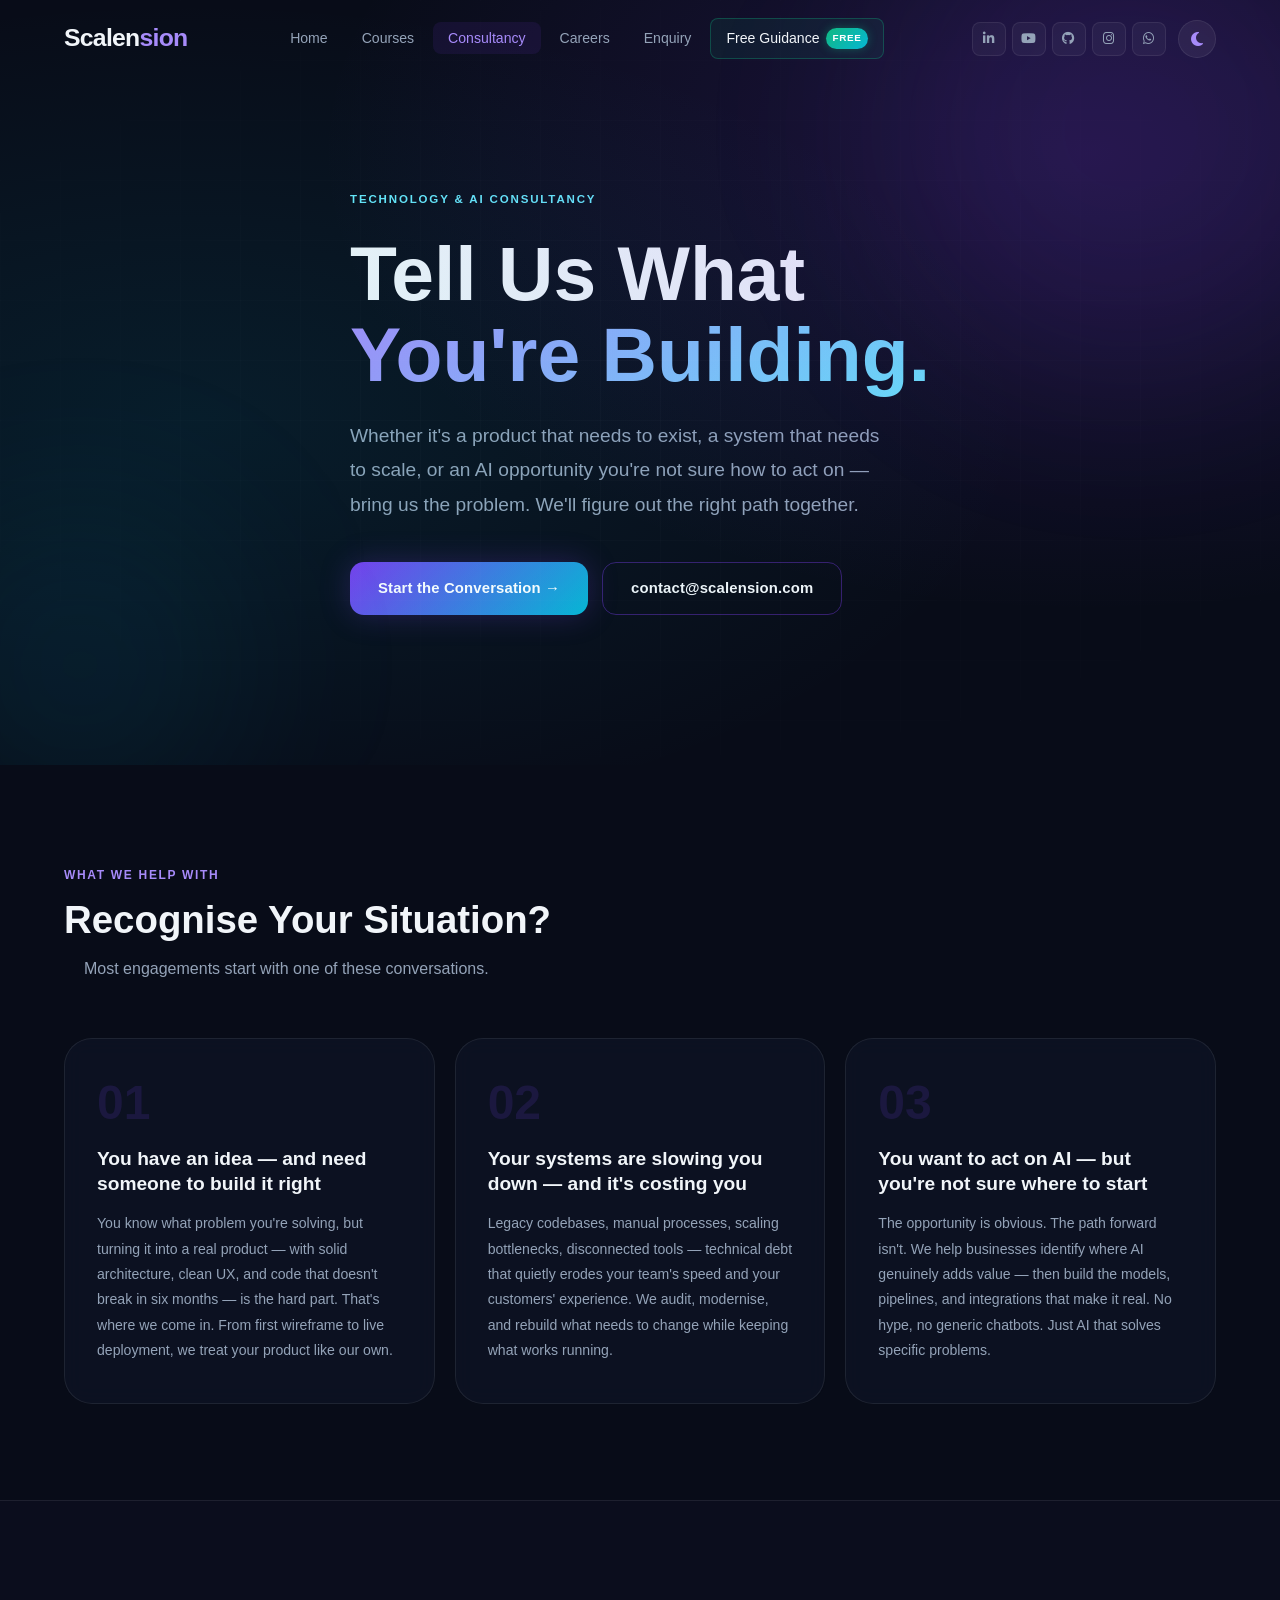
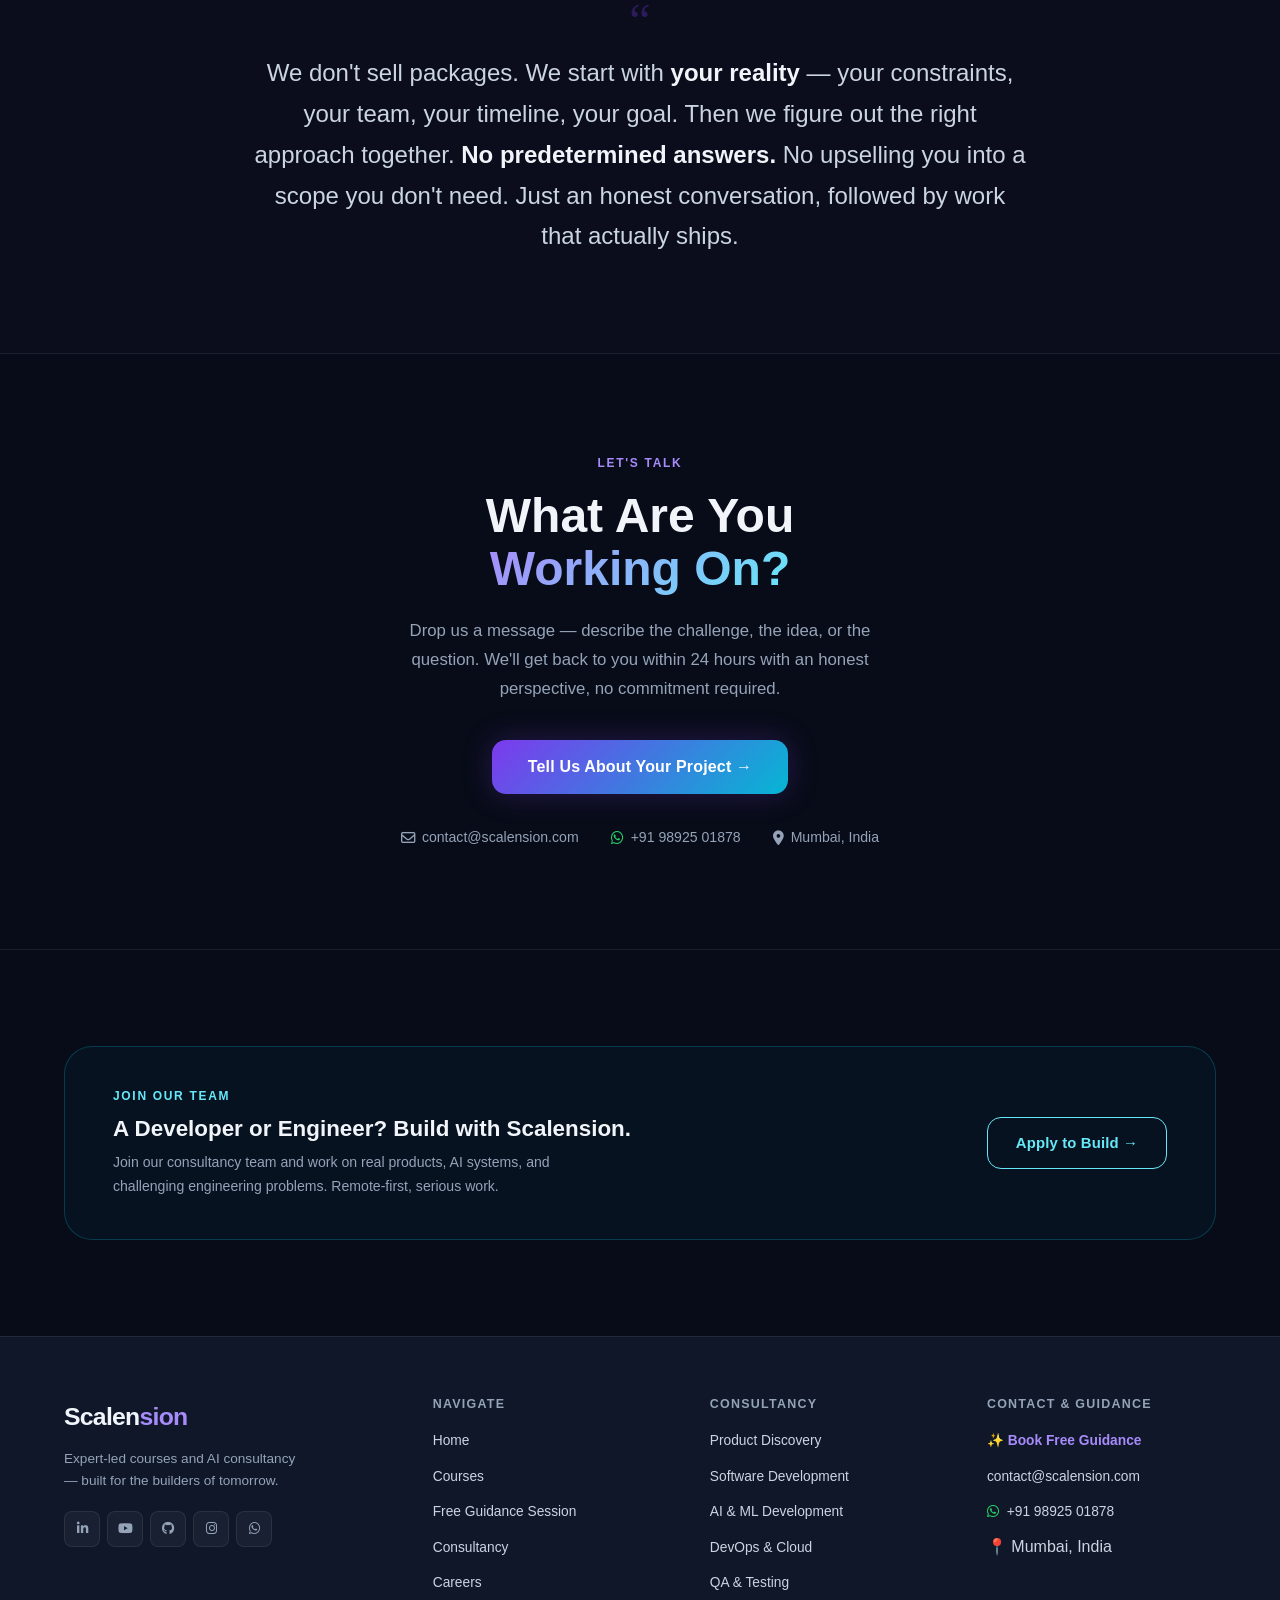
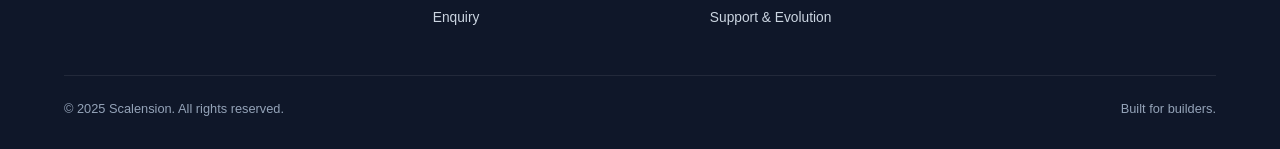
<file: consultancy.html>
<!DOCTYPE html>
<html lang="en">
<head>
  <meta charset="UTF-8" />
  <meta name="viewport" content="width=device-width, initial-scale=1.0" />
  <title>Technology Consultancy — Scalension</title>
  <meta name="description" content="Scalension delivers full-cycle technology consultancy — from product discovery and UX design through software development, AI/ML, QA, DevOps, and ongoing support." />
  <link rel="icon" type="image/svg+xml" href="favicon.svg" />
  <link rel="icon" type="image/png" href="favicon.png" sizes="32x32" />
  <link rel="apple-touch-icon" href="apple-touch-icon.png" />
  <link rel="stylesheet" href="css/styles.css" />
  <link rel="stylesheet" href="https://cdnjs.cloudflare.com/ajax/libs/font-awesome/6.5.0/css/all.min.css" />
  <script>
    (function() {
      const stored = localStorage.getItem('theme');
      if (stored) {
        document.documentElement.setAttribute('data-theme', stored);
      } else {
        document.documentElement.setAttribute('data-theme', 'dark');
      }
    })();
  </script>
</head>
<body>

  <!-- ═══════════════════════════════════════
       NAVBAR
  ═══════════════════════════════════════ -->
  <nav class="navbar">
    <div class="container">
      <a href="index.html" class="logo">Scalen<span class="logo-accent">sion</span></a>

      <ul class="nav-links">
        <li><a href="index.html">Home</a></li>
        <li><a href="courses.html">Courses</a></li>
        <li><a href="consultancy.html" class="active">Consultancy</a></li>
        <li><a href="careers.html">Careers</a></li>
        <li><a href="enquiry.html">Enquiry</a></li>
        <li><a href="free-session.html" class="nav-free-session">Free Guidance <span class="nav-tag-free">FREE</span></a></li>
      </ul>

      <div class="nav-social">
        <a href="#" aria-label="LinkedIn"><i class="fa-brands fa-linkedin-in"></i></a>
        <a href="https://www.youtube.com/channel/UCDNR9oUo0z2bHbTvsrr0TBA" target="_blank" rel="noopener noreferrer" aria-label="YouTube"><i class="fa-brands fa-youtube"></i></a>
        <a href="https://github.com/scalension" target="_blank" rel="noopener noreferrer" aria-label="GitHub"><i class="fa-brands fa-github"></i></a>
        <a href="https://www.instagram.com/scalension_com?igsh=MTJ3d3ZqYjRnbWk2NQ" target="_blank" rel="noopener noreferrer" aria-label="Instagram"><i class="fa-brands fa-instagram"></i></a>
      <a href="https://whatsapp.com/channel/0029Vb8EhJBGzzKJCfin2q10" target="_blank" rel="noopener noreferrer" aria-label="WhatsApp Channel"><i class="fa-brands fa-whatsapp"></i></a>
        <button type="button" class="theme-toggle-btn" aria-label="Toggle light/dark theme" title="Toggle theme">
          <i class="fa-solid fa-moon icon-moon"></i>
          <i class="fa-solid fa-sun icon-sun"></i>
        </button>
      </div>

      <button class="menu-toggle" aria-label="Open menu">&#9776;</button>
    </div>
  </nav>

  <!-- Mobile Drawer -->
  <div class="mobile-overlay"></div>
  <nav class="mobile-nav">
    <button class="mobile-nav-close">&#10005;</button>
    <a href="index.html">Home</a>
    <a href="courses.html">Courses</a>
    <a href="consultancy.html">Consultancy</a>
    <a href="careers.html">Careers</a>
    <a href="enquiry.html">Enquiry</a>
    <a href="free-session.html" class="mobile-free-session">💡 Free Guidance Session <span class="nav-tag-free">FREE</span></a>
    <div class="mobile-social">
      <a href="#"><i class="fa-brands fa-linkedin-in"></i></a>
      <a href="https://www.youtube.com/channel/UCDNR9oUo0z2bHbTvsrr0TBA" target="_blank" rel="noopener noreferrer" aria-label="YouTube"><i class="fa-brands fa-youtube"></i></a>
      <a href="https://github.com/scalension" target="_blank" rel="noopener noreferrer" aria-label="GitHub"><i class="fa-brands fa-github"></i></a>
      <a href="https://www.instagram.com/scalension_com?igsh=MTJ3d3ZqYjRnbWk2NQ" target="_blank" rel="noopener noreferrer" aria-label="Instagram"><i class="fa-brands fa-instagram"></i></a>
      <a href="https://whatsapp.com/channel/0029Vb8EhJBGzzKJCfin2q10" target="_blank" rel="noopener noreferrer" aria-label="WhatsApp Channel"><i class="fa-brands fa-whatsapp"></i></a>
      <button type="button" class="theme-toggle-btn" aria-label="Toggle light/dark theme" title="Toggle theme">
        <i class="fa-solid fa-moon icon-moon"></i>
        <i class="fa-solid fa-sun icon-sun"></i>
      </button>
    </div>
  </nav>

  <!-- ═══════════════════════════════════════
       HERO
  ═══════════════════════════════════════ -->
  <section class="hero-consult-v2">
    <div class="hero-consult-bg"></div>
    <div class="grid-bg"></div>
    <div class="hero-orb" style="width:500px;height:500px;background:rgba(124,58,237,0.1);top:-120px;right:-100px;"></div>
    <div class="hero-orb" style="width:320px;height:320px;background:rgba(6,182,212,0.08);bottom:-60px;left:-80px;animation-delay:-4s;"></div>

    <div class="container">
      <span class="hero-kicker">Technology &amp; AI Consultancy</span>
      <h1>
        Tell Us What<br>
        <span class="gradient-text">You're Building.</span>
      </h1>
      <p class="hero-lead">
        Whether it's a product that needs to exist, a system that needs to scale,
        or an AI opportunity you're not sure how to act on — bring us the problem.
        We'll figure out the right path together.
      </p>
      <div class="hero-cta">
        <a href="enquiry.html" class="btn btn-primary">Start the Conversation &rarr;</a>
        <a href="mailto:contact@scalension.com" class="btn btn-outline">contact@scalension.com</a>
      </div>
    </div>
  </section>

  <!-- ═══════════════════════════════════════
       CHALLENGE THEMES
  ═══════════════════════════════════════ -->
  <section class="section">
    <div class="container">
      <div class="section-header reveal" style="max-width:560px;text-align:left;margin-left:0;">
        <span class="section-label">What We Help With</span>
        <h2 style="font-size:clamp(1.8rem,3vw,2.4rem);">Recognise Your Situation?</h2>
        <p>Most engagements start with one of these conversations.</p>
      </div>

      <div class="challenge-cards stagger-group" style="margin-top:48px;">

        <div class="challenge-card">
          <span class="challenge-num">01</span>
          <h3 class="challenge-title">You have an idea — and need someone to build it right</h3>
          <p class="challenge-body">
            You know what problem you're solving, but turning it into a real product — with solid architecture,
            clean UX, and code that doesn't break in six months — is the hard part. That's where we come in.
            From first wireframe to live deployment, we treat your product like our own.
          </p>
        </div>

        <div class="challenge-card">
          <span class="challenge-num">02</span>
          <h3 class="challenge-title">Your systems are slowing you down — and it's costing you</h3>
          <p class="challenge-body">
            Legacy codebases, manual processes, scaling bottlenecks, disconnected tools — technical debt
            that quietly erodes your team's speed and your customers' experience. We audit, modernise,
            and rebuild what needs to change while keeping what works running.
          </p>
        </div>

        <div class="challenge-card">
          <span class="challenge-num">03</span>
          <h3 class="challenge-title">You want to act on AI — but you're not sure where to start</h3>
          <p class="challenge-body">
            The opportunity is obvious. The path forward isn't. We help businesses identify where AI
            genuinely adds value — then build the models, pipelines, and integrations that make it real.
            No hype, no generic chatbots. Just AI that solves specific problems.
          </p>
        </div>

      </div>
    </div>
  </section>

  <!-- ═══════════════════════════════════════
       MANIFESTO
  ═══════════════════════════════════════ -->
  <section class="manifesto-section reveal">
    <div class="manifesto-inner">
      <span class="manifesto-mark">&ldquo;</span>
      <p class="manifesto-text">
        We don't sell packages. We start with <strong>your reality</strong> — your constraints,
        your team, your timeline, your goal. Then we figure out the right approach together.
        <strong>No predetermined answers.</strong> No upselling you into a scope you don't need.
        Just an honest conversation, followed by work that actually ships.
      </p>
    </div>
  </section>

  <!-- ═══════════════════════════════════════
       REACH OUT CTA
  ═══════════════════════════════════════ -->
  <section class="reach-out-section">
    <div class="container">
      <div class="reach-out-inner reveal">
        <span class="section-label" style="display:block;margin-bottom:16px;">Let's Talk</span>
        <h2>What Are You<br><span class="gradient-text">Working On?</span></h2>
        <p>
          Drop us a message — describe the challenge, the idea, or the question.
          We'll get back to you within 24 hours with an honest perspective,
          no commitment required.
        </p>
        <a href="enquiry.html" class="btn btn-primary" style="font-size:1rem;padding:14px 36px;">
          Tell Us About Your Project &rarr;
        </a>
        <div class="reach-out-contact">
          <a href="mailto:contact@scalension.com">
            <i class="fa-regular fa-envelope"></i> contact@scalension.com
          </a>
          <a href="https://wa.me/919892501878?text=Hi%20Scalension%2C%20I%20have%20an%20enquiry" target="_blank" rel="noopener noreferrer">
            <i class="fa-brands fa-whatsapp" style="color:#25D366;"></i> +91 98925 01878
          </a>
          <span style="font-size:0.88rem;color:var(--text-muted);display:flex;align-items:center;gap:7px;">
            <i class="fa-solid fa-location-dot" style="font-size:0.9rem;"></i> Mumbai, India
          </span>
        </div>
      </div>
    </div>
  </section>



  <!-- ═══════════════════════════════════════
       BUILD WITH SCALENSION — TEASER
  ═══════════════════════════════════════ -->
  <section class="section" style="border-top: 1px solid var(--border);">
    <div class="container">
      <div class="career-teaser reveal" style="background:rgba(6,182,212,0.04);border-color:rgba(6,182,212,0.25);">
        <div class="career-teaser-text">
          <span class="section-label" style="color:var(--color-accent-lt);">Join Our Team</span>
          <h3>A Developer or Engineer? Build with Scalension.</h3>
          <p>Join our consultancy team and work on real products, AI systems, and challenging engineering problems. Remote-first, serious work.</p>
        </div>
        <a href="careers.html#build" class="btn btn-outline" style="white-space:nowrap;border-color:var(--color-accent-lt);color:var(--color-accent-lt);">Apply to Build &rarr;</a>
      </div>
    </div>
  </section>

  <!-- ═══════════════════════════════════════
       FOOTER
  ═══════════════════════════════════════ -->
  <footer class="footer">
    <div class="container">
      <div class="footer-grid">

        <div class="footer-brand">
          <a href="index.html" class="logo">Scalen<span class="logo-accent">sion</span></a>
          <p class="footer-tagline">Expert-led courses and AI consultancy — built for the builders of tomorrow.</p>
          <div class="footer-social">
            <a href="#"><i class="fa-brands fa-linkedin-in"></i></a>
            <a href="https://www.youtube.com/channel/UCDNR9oUo0z2bHbTvsrr0TBA" target="_blank" rel="noopener noreferrer" aria-label="YouTube"><i class="fa-brands fa-youtube"></i></a>
            <a href="https://github.com/scalension" target="_blank" rel="noopener noreferrer" aria-label="GitHub"><i class="fa-brands fa-github"></i></a>
            <a href="https://www.instagram.com/scalension_com?igsh=MTJ3d3ZqYjRnbWk2NQ" target="_blank" rel="noopener noreferrer" aria-label="Instagram"><i class="fa-brands fa-instagram"></i></a>
      <a href="https://whatsapp.com/channel/0029Vb8EhJBGzzKJCfin2q10" target="_blank" rel="noopener noreferrer" aria-label="WhatsApp Channel"><i class="fa-brands fa-whatsapp"></i></a>
          </div>
        </div>

        <div class="footer-col">
          <h4>Navigate</h4>
          <ul>
            <li><a href="index.html">Home</a></li>
            <li><a href="courses.html">Courses</a></li>
            <li><a href="free-session.html">Free Guidance Session</a></li>
            <li><a href="consultancy.html">Consultancy</a></li>
            <li><a href="careers.html">Careers</a></li>
            <li><a href="enquiry.html">Enquiry</a></li>
          </ul>
        </div>

        <div class="footer-col">
          <h4>Consultancy</h4>
          <ul>
            <li><a href="consultancy.html#services">Product Discovery</a></li>
            <li><a href="consultancy.html#services">Software Development</a></li>
            <li><a href="consultancy.html#services">AI &amp; ML Development</a></li>
            <li><a href="consultancy.html#services">DevOps &amp; Cloud</a></li>
            <li><a href="consultancy.html#services">QA &amp; Testing</a></li>
            <li><a href="consultancy.html#services">Support &amp; Evolution</a></li>
          </ul>
        </div>

        <div class="footer-col">
          <h4>Contact &amp; Guidance</h4>
          <ul>
            <li><a href="free-session.html" style="color:var(--color-primary-lt); font-weight:600;">✨ Book Free Guidance</a></li>
            <li><a href="mailto:contact@scalension.com">contact@scalension.com</a></li>
            <li><a href="https://wa.me/919892501878?text=Hi%20Scalension%2C%20I%20have%20an%20enquiry" target="_blank" rel="noopener noreferrer"><i class="fa-brands fa-whatsapp" style="color:#25D366; margin-right:4px;"></i> +91 98925 01878</a></li>
            <li><span style="color:var(--text-secondary);">📍 Mumbai, India</span></li>
          </ul>
        </div>

      </div>

      <div class="footer-bottom">
        <span class="footer-copy">&copy; 2025 Scalension. All rights reserved.</span>
        <span class="footer-copy">Built for builders.</span>
      </div>
    </div>
  </footer>

  <script src="js/main.js"></script>
</body>
</html>
</file>
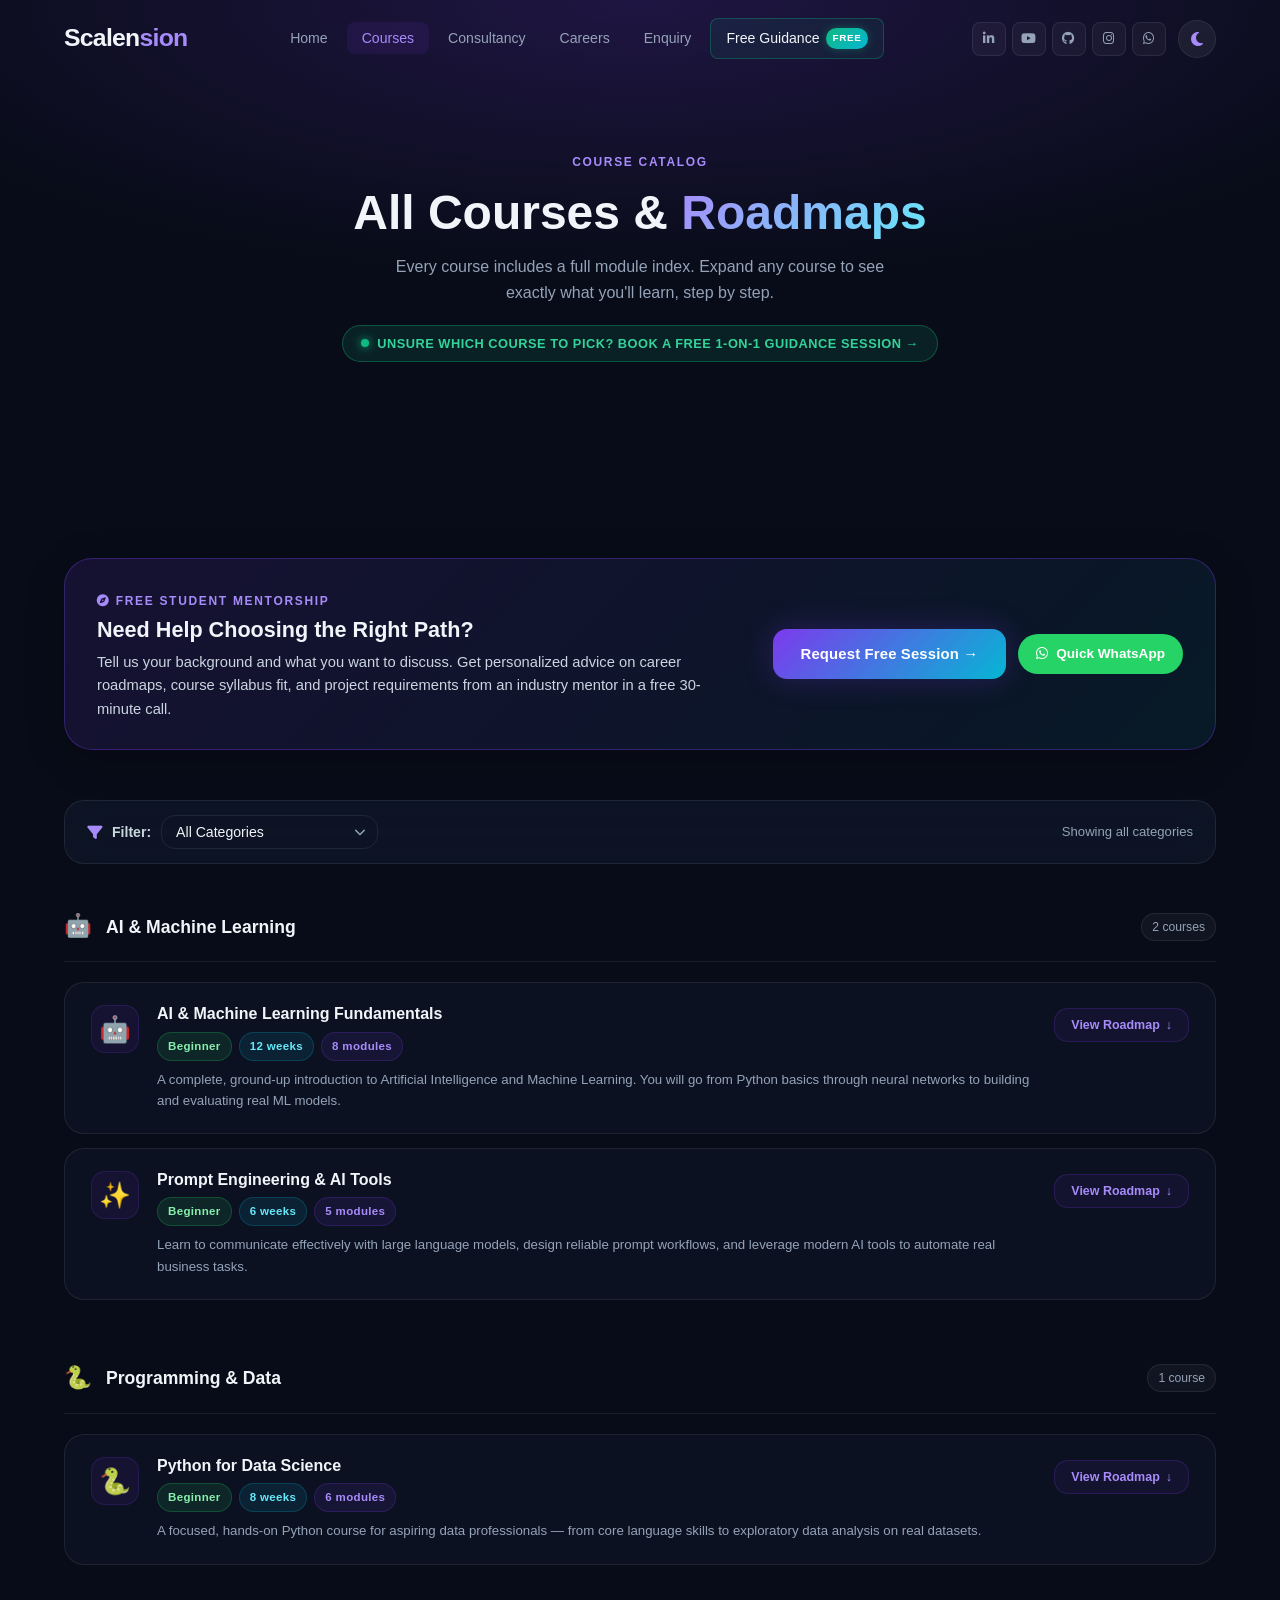
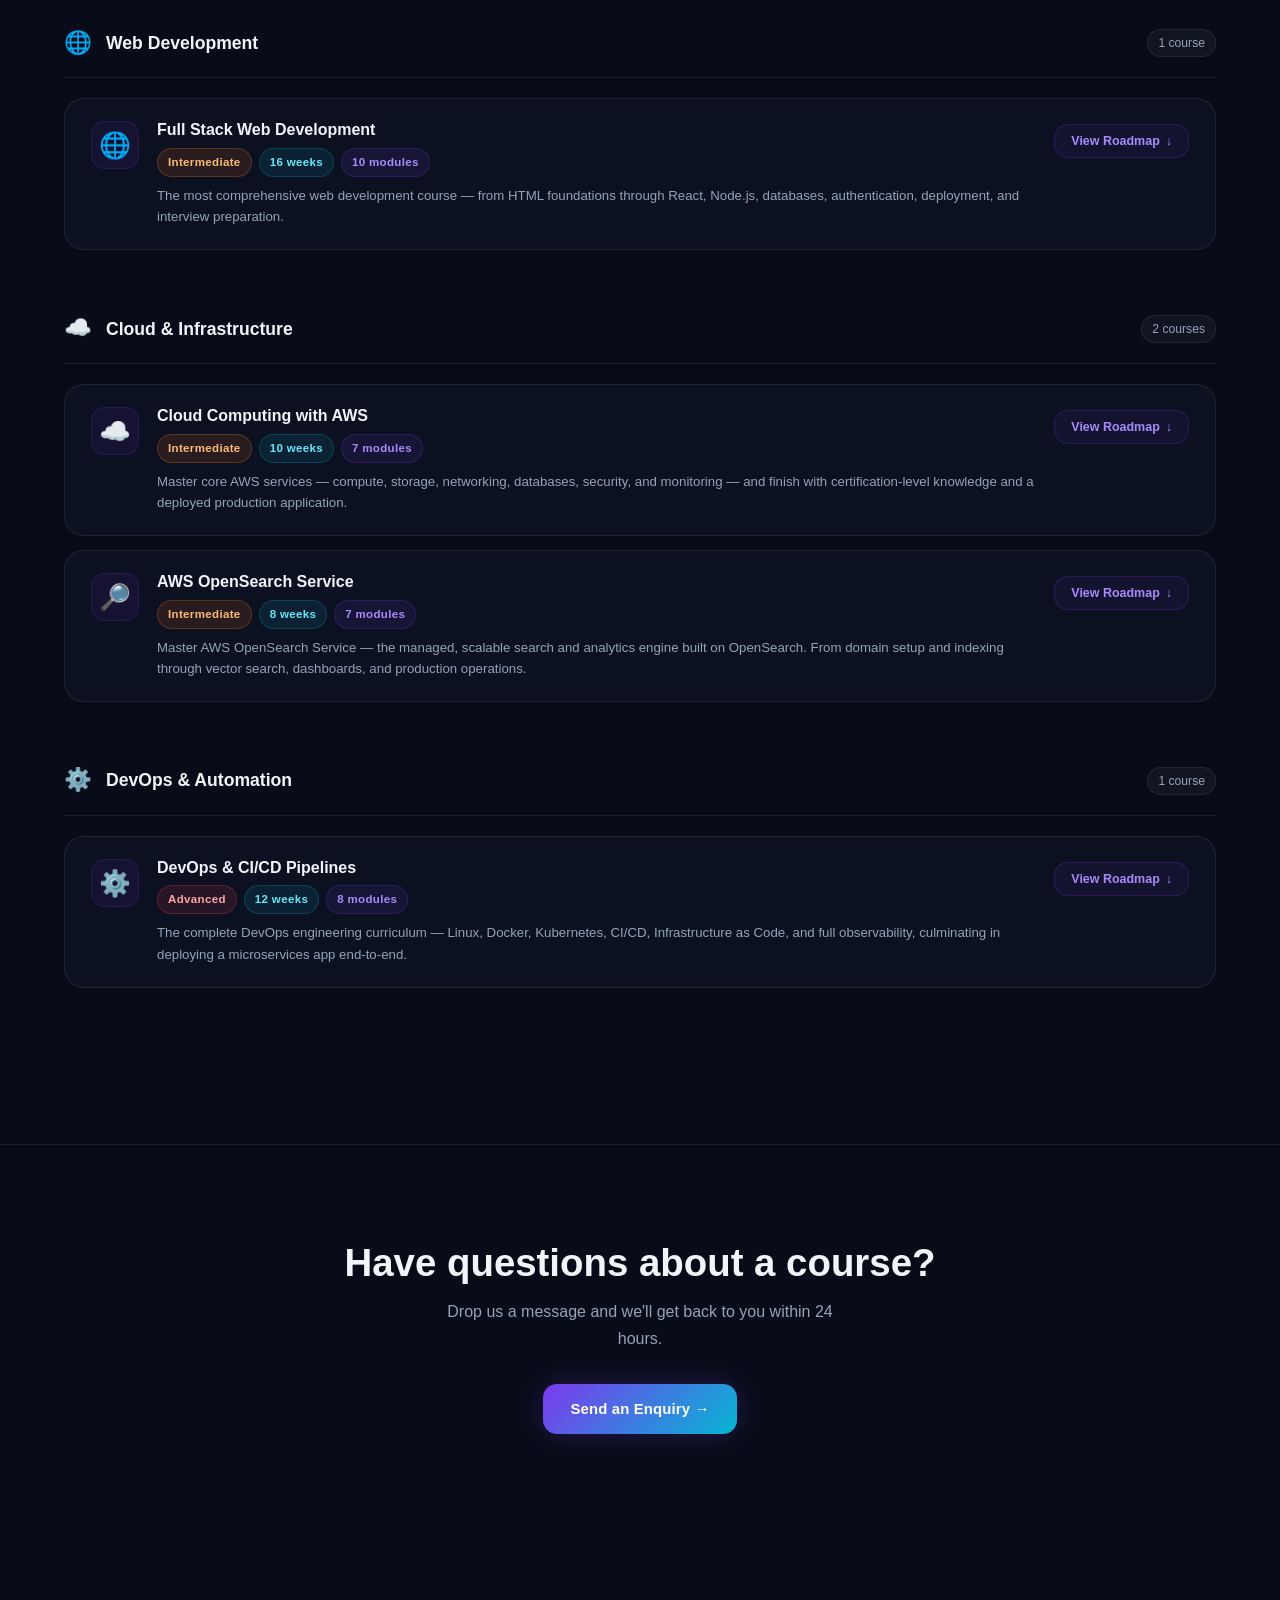
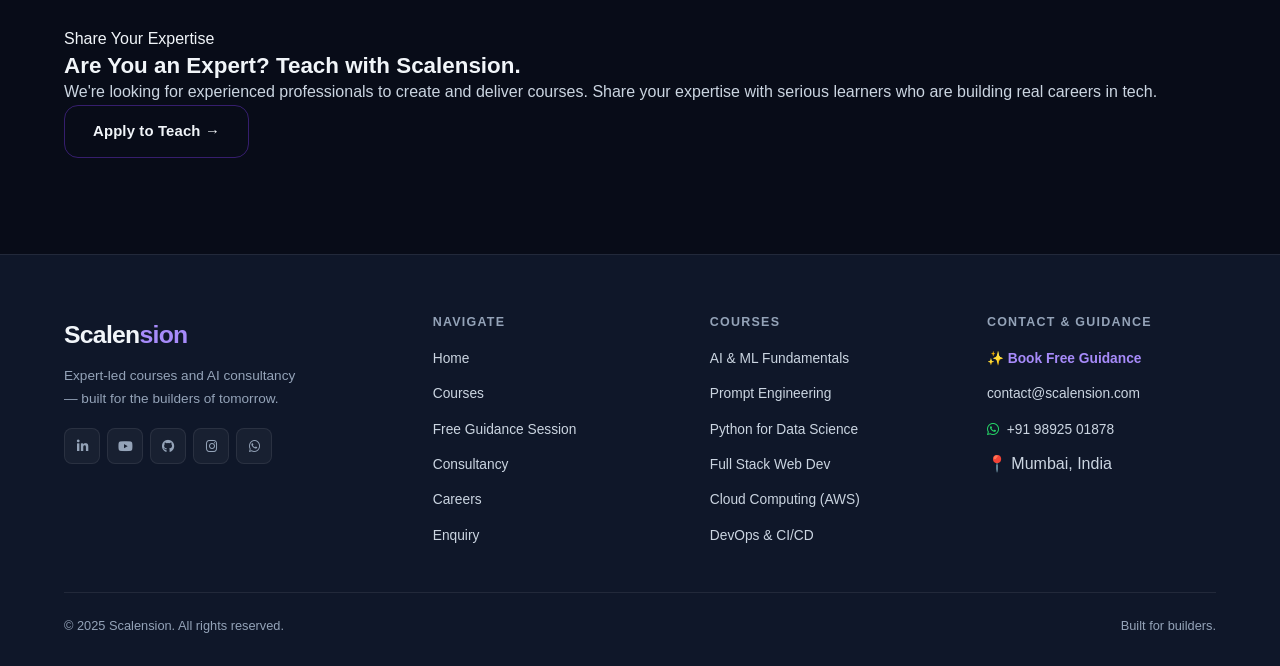
<file: courses.html>
<!DOCTYPE html>
<html lang="en">

<head>
  <meta charset="UTF-8" />
  <meta name="viewport" content="width=device-width, initial-scale=1.0" />
  <title>Courses — Scalension</title>
  <meta name="description"
    content="Explore Scalension's structured technical courses in AI, Python, Web Development, Cloud, and DevOps — complete with full module roadmaps." />
  <link rel="icon" type="image/svg+xml" href="favicon.svg" />
  <link rel="icon" type="image/png" href="favicon.png" sizes="32x32" />
  <link rel="apple-touch-icon" href="apple-touch-icon.png" />
  <link rel="stylesheet" href="css/styles.css" />
  <link rel="stylesheet" href="https://cdnjs.cloudflare.com/ajax/libs/font-awesome/6.5.0/css/all.min.css" />
  <script>
    (function() {
      const stored = localStorage.getItem('theme');
      if (stored) {
        document.documentElement.setAttribute('data-theme', stored);
      } else {
        document.documentElement.setAttribute('data-theme', 'dark');
      }
    })();
  </script>
</head>

<body>

  <!-- ═══════════════════════════════════════
       NAVBAR
  ═══════════════════════════════════════ -->
  <nav class="navbar">
    <div class="container">
      <a href="index.html" class="logo">Scalen<span class="logo-accent">sion</span></a>

      <ul class="nav-links">
        <li><a href="index.html">Home</a></li>
        <li><a href="courses.html" class="active">Courses</a></li>
        <li><a href="consultancy.html">Consultancy</a></li>
        <li><a href="careers.html">Careers</a></li>
        <li><a href="enquiry.html">Enquiry</a></li>
        <li><a href="free-session.html" class="nav-free-session">Free Guidance <span class="nav-tag-free">FREE</span></a></li>
      </ul>

      <div class="nav-social">
        <a href="#" aria-label="LinkedIn"><i class="fa-brands fa-linkedin-in"></i></a>
        <a href="https://www.youtube.com/channel/UCDNR9oUo0z2bHbTvsrr0TBA" target="_blank" rel="noopener noreferrer" aria-label="YouTube"><i class="fa-brands fa-youtube"></i></a>
        <a href="https://github.com/scalension" target="_blank" rel="noopener noreferrer" aria-label="GitHub"><i class="fa-brands fa-github"></i></a>
        <a href="https://www.instagram.com/scalension_com?igsh=MTJ3d3ZqYjRnbWk2NQ" target="_blank" rel="noopener noreferrer" aria-label="Instagram"><i class="fa-brands fa-instagram"></i></a>
      <a href="https://whatsapp.com/channel/0029Vb8EhJBGzzKJCfin2q10" target="_blank" rel="noopener noreferrer" aria-label="WhatsApp Channel"><i class="fa-brands fa-whatsapp"></i></a>
        <button type="button" class="theme-toggle-btn" aria-label="Toggle light/dark theme" title="Toggle theme">
          <i class="fa-solid fa-moon icon-moon"></i>
          <i class="fa-solid fa-sun icon-sun"></i>
        </button>
      </div>

      <button class="menu-toggle" aria-label="Open menu">&#9776;</button>
    </div>
  </nav>

  <!-- Mobile Drawer -->
  <div class="mobile-overlay"></div>
  <nav class="mobile-nav">
    <button class="mobile-nav-close">&#10005;</button>
    <a href="index.html">Home</a>
    <a href="courses.html">Courses</a>
    <a href="consultancy.html">Consultancy</a>
    <a href="careers.html">Careers</a>
    <a href="enquiry.html">Enquiry</a>
    <a href="free-session.html" class="mobile-free-session">💡 Free Guidance Session <span class="nav-tag-free">FREE</span></a>
    <div class="mobile-social">
      <a href="#"><i class="fa-brands fa-linkedin-in"></i></a>
      <a href="https://www.youtube.com/channel/UCDNR9oUo0z2bHbTvsrr0TBA" target="_blank" rel="noopener noreferrer" aria-label="YouTube"><i class="fa-brands fa-youtube"></i></a>
      <a href="https://github.com/scalension" target="_blank" rel="noopener noreferrer" aria-label="GitHub"><i class="fa-brands fa-github"></i></a>
      <a href="https://www.instagram.com/scalension_com?igsh=MTJ3d3ZqYjRnbWk2NQ" target="_blank" rel="noopener noreferrer" aria-label="Instagram"><i class="fa-brands fa-instagram"></i></a>
      <a href="https://whatsapp.com/channel/0029Vb8EhJBGzzKJCfin2q10" target="_blank" rel="noopener noreferrer" aria-label="WhatsApp Channel"><i class="fa-brands fa-whatsapp"></i></a>
      <button type="button" class="theme-toggle-btn" aria-label="Toggle light/dark theme" title="Toggle theme">
        <i class="fa-solid fa-moon icon-moon"></i>
        <i class="fa-solid fa-sun icon-sun"></i>
      </button>
    </div>
  </nav>

  <!-- ═══════════════════════════════════════
       PAGE HERO
  ═══════════════════════════════════════ -->
  <div class="page-hero">
    <div class="page-hero-bg"></div>
    <div class="page-hero-content">
      <div class="container">
        <span class="section-label">Course Catalog</span>
        <h1>All Courses &amp; <span class="gradient-text">Roadmaps</span></h1>
        <p>Every course includes a full module index. Expand any course to see exactly what you'll learn, step by step.</p>
        <div style="margin-top: 18px;">
          <a href="free-session.html?source=courses_hero_badge" class="free-session-badge" style="text-decoration:none;">
            <span class="pulse-dot"></span> Unsure which course to pick? Book a Free 1-on-1 Guidance Session &rarr;
          </a>
        </div>
      </div>
    </div>
  </div>

  <!-- ═══════════════════════════════════════
       COURSES MAIN
  ═══════════════════════════════════════ -->
  <section class="section">
    <div class="container">

      <!-- ── Free Guidance Banner for Students ───── -->
      <div class="courses-guidance-banner reveal" id="guidance-banner">
        <div class="courses-guidance-banner-content">
          <span class="section-label" style="margin-bottom:6px;"><i class="fa-solid fa-compass"></i> Free Student Mentorship</span>
          <h3>Need Help Choosing the Right Path?</h3>
          <p>
            Tell us your background and what you want to discuss. Get personalized advice on career roadmaps, course syllabus fit, and project requirements from an industry mentor in a free 30-minute call.
          </p>
        </div>
        <div class="courses-guidance-banner-actions">
          <a href="free-session.html?source=courses_top_banner" class="btn btn-primary" style="white-space:nowrap;">
            Request Free Session &rarr;
          </a>
          <a href="https://wa.me/919892501878?text=Hi%20Scalension%2C%20I%20need%20guidance%20choosing%20the%20right%20course"
            target="_blank" rel="noopener noreferrer" class="whatsapp-btn-green" style="white-space:nowrap;">
            <i class="fa-brands fa-whatsapp"></i> Quick WhatsApp
          </a>
        </div>
      </div>

      <!-- ── Category Filter Control ───────────────── -->
      <div class="category-filter-wrapper reveal">
        <div class="filter-box">
          <i class="fa-solid fa-filter filter-icon"></i>
          <span class="filter-label">Filter:</span>
          <div class="select-wrapper">
            <select id="course-filter-select" class="filter-select" aria-label="Filter courses by category">
              <option value="all">All Categories</option>
              <option value="ai-ml">🤖 AI &amp; Machine Learning</option>
              <option value="programming">🐍 Programming &amp; Data</option>
              <option value="web-dev">💻 Web Development</option>
              <option value="cloud">☁️ Cloud &amp; Infrastructure</option>
              <option value="devops">⚙️ DevOps &amp; Automation</option>
            </select>
            <i class="fa-solid fa-chevron-down select-chevron"></i>
          </div>
        </div>

        <button id="clear-filter-btn" class="clear-filter-btn" title="Remove filter" style="display: none;">
          <i class="fa-solid fa-xmark"></i> Remove Filter
        </button>

        <span id="filter-results-count" class="filter-results-count">Showing all categories</span>
      </div>

      <!-- ════════════════════════════════════════════════════════
           CATEGORY 1: AI & MACHINE LEARNING
           To add a new course here: copy any .course-card block
           below and paste it inside this .courses-stack div,
           then update all the content.
      ════════════════════════════════════════════════════════ -->
      <div class="course-group reveal" data-category="ai-ml" id="ai-ml">
        <div class="course-group-header">
          <span class="group-icon">🤖</span>
          <h2 class="group-title">AI &amp; Machine Learning</h2>
          <span class="group-count">2 courses</span>
        </div>

        <div class="courses-stack">

          <!-- ── COURSE CARD ────────────────────────────────────
               To add another course: copy from here ↓
          ──────────────────────────────────────────────────── -->
          <div class="course-card" id="course-ai-ml">
            <div class="course-card-header">
              <div class="course-card-main">
                <div class="course-card-icon">🤖</div>
                <div class="course-card-info">
                  <h3 class="course-card-title">AI &amp; Machine Learning Fundamentals</h3>
                  <div class="course-card-badges">
                    <span class="badge badge-beginner">Beginner</span>
                    <span class="badge badge-duration">12 weeks</span>
                    <span class="badge badge-modules">8 modules</span>
                  </div>
                  <p class="course-card-desc">
                    A complete, ground-up introduction to Artificial Intelligence and Machine Learning.
                    You will go from Python basics through neural networks to building and evaluating real ML models.
                  </p>
                </div>
              </div>
              <button class="roadmap-toggle-btn" aria-expanded="false">
                <span class="toggle-text">View Roadmap</span>
                <i class="toggle-icon">↓</i>
              </button>
            </div>

            <!-- Roadmap Content -->
            <div class="roadmap-content">
              <div class="roadmap-inner">
                <div class="roadmap-bar">
                  <span>Course Roadmap — 8 Modules</span>
                  <div class="roadmap-bar-actions">
                    <a href="free-session.html?course=ai-ml&source=course_card_ai_ml" class="free-guidance-course-btn" title="Free 1-on-1 session about AI & ML roadmap"><i class="fa-solid fa-compass"></i> Free 1-on-1 Guidance</a>
                    <a href="enquiry.html" class="enquire-course-link">Enquire About This Course &rarr;</a>
                  </div>
                </div>

                <div class="modules-list">

                  <div class="module-item">
                    <div class="module-num">01</div>
                    <div class="module-body">
                      <h4 class="module-title">Introduction to Artificial Intelligence</h4>
                      <ul class="module-topics">
                        <li>What is AI, ML, and Deep Learning</li>
                        <li>History and evolution of AI</li>
                        <li>Real-world applications across industries</li>
                        <li>Setting up your Python environment</li>
                      </ul>
                    </div>
                  </div>

                  <div class="module-item">
                    <div class="module-num">02</div>
                    <div class="module-body">
                      <h4 class="module-title">Python for AI</h4>
                      <ul class="module-topics">
                        <li>Python essentials — variables, loops, functions, OOP</li>
                        <li>NumPy — arrays, broadcasting, linear algebra basics</li>
                        <li>Pandas — DataFrames, data manipulation, merging</li>
                        <li>Matplotlib &amp; Seaborn — data visualization fundamentals</li>
                      </ul>
                    </div>
                  </div>

                  <div class="module-item">
                    <div class="module-num">03</div>
                    <div class="module-body">
                      <h4 class="module-title">Data Preprocessing &amp; Feature Engineering</h4>
                      <ul class="module-topics">
                        <li>Handling missing values and outliers</li>
                        <li>Feature scaling — normalization vs. standardization</li>
                        <li>Encoding categorical variables</li>
                        <li>Train/validation/test split strategies</li>
                      </ul>
                    </div>
                  </div>

                  <div class="module-item">
                    <div class="module-num">04</div>
                    <div class="module-body">
                      <h4 class="module-title">Supervised Learning</h4>
                      <ul class="module-topics">
                        <li>Linear Regression — intuition and math</li>
                        <li>Logistic Regression and classification</li>
                        <li>Decision Trees and Random Forests</li>
                        <li>K-Nearest Neighbours and Support Vector Machines</li>
                      </ul>
                    </div>
                  </div>

                  <div class="module-item">
                    <div class="module-num">05</div>
                    <div class="module-body">
                      <h4 class="module-title">Unsupervised Learning</h4>
                      <ul class="module-topics">
                        <li>K-Means and hierarchical clustering</li>
                        <li>DBSCAN — density-based clustering</li>
                        <li>PCA — dimensionality reduction</li>
                        <li>Anomaly detection techniques</li>
                      </ul>
                    </div>
                  </div>

                  <div class="module-item">
                    <div class="module-num">06</div>
                    <div class="module-body">
                      <h4 class="module-title">Neural Networks &amp; Deep Learning Basics</h4>
                      <ul class="module-topics">
                        <li>Perceptrons and multi-layer networks</li>
                        <li>Activation functions — ReLU, Sigmoid, Tanh</li>
                        <li>Backpropagation and gradient descent</li>
                        <li>Introduction to TensorFlow / Keras</li>
                      </ul>
                    </div>
                  </div>

                  <div class="module-item">
                    <div class="module-num">07</div>
                    <div class="module-body">
                      <h4 class="module-title">Model Evaluation &amp; Improvement</h4>
                      <ul class="module-topics">
                        <li>Metrics — accuracy, precision, recall, F1, AUC-ROC</li>
                        <li>Cross-validation and hyperparameter tuning</li>
                        <li>Overfitting, underfitting, and regularization</li>
                        <li>Bias-variance trade-off</li>
                      </ul>
                    </div>
                  </div>

                  <div class="module-item">
                    <div class="module-num">08</div>
                    <div class="module-body">
                      <h4 class="module-title">Capstone — End-to-End ML Pipeline</h4>
                      <ul class="module-topics">
                        <li>Problem definition and dataset selection</li>
                        <li>Full EDA, preprocessing, and model selection</li>
                        <li>Model training, evaluation, and optimisation</li>
                        <li>Deployment basics with Flask / FastAPI</li>
                      </ul>
                    </div>
                  </div>

                </div><!-- /modules-list -->
              </div><!-- /roadmap-inner -->
            </div><!-- /roadmap-content -->
          </div><!-- /course-card -->


          <!-- ── COURSE CARD ── -->
          <div class="course-card" id="course-prompt">
            <div class="course-card-header">
              <div class="course-card-main">
                <div class="course-card-icon">✨</div>
                <div class="course-card-info">
                  <h3 class="course-card-title">Prompt Engineering &amp; AI Tools</h3>
                  <div class="course-card-badges">
                    <span class="badge badge-beginner">Beginner</span>
                    <span class="badge badge-duration">6 weeks</span>
                    <span class="badge badge-modules">5 modules</span>
                  </div>
                  <p class="course-card-desc">
                    Learn to communicate effectively with large language models, design reliable prompt workflows,
                    and leverage modern AI tools to automate real business tasks.
                  </p>
                </div>
              </div>
              <button class="roadmap-toggle-btn">
                <span class="toggle-text">View Roadmap</span>
                <i class="toggle-icon">↓</i>
              </button>
            </div>

            <div class="roadmap-content">
              <div class="roadmap-inner">
                <div class="roadmap-bar">
                  <span>Course Roadmap — 5 Modules</span>
                  <div class="roadmap-bar-actions">
                    <a href="free-session.html?course=prompt&source=course_card_prompt" class="free-guidance-course-btn" title="Free 1-on-1 session about GenAI & Prompt Engineering"><i class="fa-solid fa-compass"></i> Free 1-on-1 Guidance</a>
                    <a href="enquiry.html" class="enquire-course-link">Enquire About This Course &rarr;</a>
                  </div>
                </div>

                <div class="modules-list">

                  <div class="module-item">
                    <div class="module-num">01</div>
                    <div class="module-body">
                      <h4 class="module-title">How Large Language Models Work</h4>
                      <ul class="module-topics">
                        <li>Tokens, context windows, and sampling</li>
                        <li>GPT, Claude, and Gemini — architecture overview</li>
                        <li>System prompts vs. user prompts</li>
                        <li>Understanding model limitations and hallucinations</li>
                      </ul>
                    </div>
                  </div>

                  <div class="module-item">
                    <div class="module-num">02</div>
                    <div class="module-body">
                      <h4 class="module-title">Prompt Design Patterns</h4>
                      <ul class="module-topics">
                        <li>Zero-shot and few-shot prompting</li>
                        <li>Chain-of-thought and step-by-step reasoning</li>
                        <li>Role prompting and persona assignment</li>
                        <li>Output formatting — JSON, markdown, structured data</li>
                      </ul>
                    </div>
                  </div>

                  <div class="module-item">
                    <div class="module-num">03</div>
                    <div class="module-body">
                      <h4 class="module-title">Advanced Techniques</h4>
                      <ul class="module-topics">
                        <li>Retrieval-Augmented Generation (RAG) basics</li>
                        <li>Prompt chaining and multi-step pipelines</li>
                        <li>Evaluating and iterating on prompts systematically</li>
                        <li>Temperature, top-p, and parameter tuning</li>
                      </ul>
                    </div>
                  </div>

                  <div class="module-item">
                    <div class="module-num">04</div>
                    <div class="module-body">
                      <h4 class="module-title">AI Productivity Tools</h4>
                      <ul class="module-topics">
                        <li>ChatGPT, Claude, and Gemini — practical deep dives</li>
                        <li>GitHub Copilot and Cursor for coding workflows</li>
                        <li>Midjourney and image generation tools</li>
                        <li>Notion AI, Zapier AI, and document automation</li>
                      </ul>
                    </div>
                  </div>

                  <div class="module-item">
                    <div class="module-num">05</div>
                    <div class="module-body">
                      <h4 class="module-title">Real-World Applications &amp; Automation</h4>
                      <ul class="module-topics">
                        <li>Content creation and SEO workflows</li>
                        <li>Customer support and email automation</li>
                        <li>Data extraction and summarisation pipelines</li>
                        <li>Capstone: Build a personal AI assistant workflow</li>
                      </ul>
                    </div>
                  </div>

                </div>
              </div>
            </div>
          </div><!-- /course-card -->

          <!-- ══ ADD NEW AI & ML COURSES BELOW THIS LINE ══
               Copy any .course-card block above and paste here.
               Update: course-card id, icon, title, badges, desc, and all module items.
          ════════════════════════════════════════════════ -->

        </div><!-- /courses-stack -->
      </div><!-- /course-group ai-ml -->


      <!-- ════════════════════════════════════════════════════════
           CATEGORY 2: PROGRAMMING & DATA
      ════════════════════════════════════════════════════════ -->
      <div class="course-group reveal" data-category="programming" id="programming">
        <div class="course-group-header">
          <span class="group-icon">🐍</span>
          <h2 class="group-title">Programming &amp; Data</h2>
          <span class="group-count">1 course</span>
        </div>

        <div class="courses-stack">

          <div class="course-card" id="course-python">
            <div class="course-card-header">
              <div class="course-card-main">
                <div class="course-card-icon">🐍</div>
                <div class="course-card-info">
                  <h3 class="course-card-title">Python for Data Science</h3>
                  <div class="course-card-badges">
                    <span class="badge badge-beginner">Beginner</span>
                    <span class="badge badge-duration">8 weeks</span>
                    <span class="badge badge-modules">6 modules</span>
                  </div>
                  <p class="course-card-desc">
                    A focused, hands-on Python course for aspiring data professionals — from core language skills
                    to exploratory data analysis on real datasets.
                  </p>
                </div>
              </div>
              <button class="roadmap-toggle-btn">
                <span class="toggle-text">View Roadmap</span>
                <i class="toggle-icon">↓</i>
              </button>
            </div>

            <div class="roadmap-content">
              <div class="roadmap-inner">
                <div class="roadmap-bar">
                  <span>Course Roadmap — 6 Modules</span>
                  <div class="roadmap-bar-actions">
                    <a href="free-session.html?course=python&source=course_card_python" class="free-guidance-course-btn" title="Free 1-on-1 session about Python & Data Science"><i class="fa-solid fa-compass"></i> Free 1-on-1 Guidance</a>
                    <a href="enquiry.html" class="enquire-course-link">Enquire About This Course &rarr;</a>
                  </div>
                </div>

                <div class="modules-list">

                  <div class="module-item">
                    <div class="module-num">01</div>
                    <div class="module-body">
                      <h4 class="module-title">Python Essentials</h4>
                      <ul class="module-topics">
                        <li>Variables, data types, and operators</li>
                        <li>Control flow — if/else, for/while loops</li>
                        <li>Functions, scope, and lambda expressions</li>
                        <li>Object-Oriented Programming — classes and inheritance</li>
                        <li>File I/O — reading and writing CSV, JSON, text</li>
                      </ul>
                    </div>
                  </div>

                  <div class="module-item">
                    <div class="module-num">02</div>
                    <div class="module-body">
                      <h4 class="module-title">NumPy &amp; Pandas</h4>
                      <ul class="module-topics">
                        <li>NumPy arrays, indexing, and broadcasting</li>
                        <li>Pandas Series and DataFrames</li>
                        <li>Data selection, filtering, and transformation</li>
                        <li>Merging, joining, and reshaping data</li>
                        <li>Handling missing values and duplicates</li>
                      </ul>
                    </div>
                  </div>

                  <div class="module-item">
                    <div class="module-num">03</div>
                    <div class="module-body">
                      <h4 class="module-title">Data Visualization</h4>
                      <ul class="module-topics">
                        <li>Matplotlib — line, bar, scatter, histogram plots</li>
                        <li>Seaborn — heatmaps, pair plots, violin plots</li>
                        <li>Plotly — interactive charts and dashboards</li>
                        <li>Choosing the right chart for your data</li>
                      </ul>
                    </div>
                  </div>

                  <div class="module-item">
                    <div class="module-num">04</div>
                    <div class="module-body">
                      <h4 class="module-title">Statistics for Data Science</h4>
                      <ul class="module-topics">
                        <li>Descriptive statistics — mean, median, mode, variance</li>
                        <li>Probability fundamentals and distributions</li>
                        <li>Hypothesis testing — t-tests, chi-square</li>
                        <li>Correlation and covariance</li>
                      </ul>
                    </div>
                  </div>

                  <div class="module-item">
                    <div class="module-num">05</div>
                    <div class="module-body">
                      <h4 class="module-title">SQL for Data Analysts</h4>
                      <ul class="module-topics">
                        <li>SELECT, WHERE, ORDER BY, and LIMIT</li>
                        <li>Joins — INNER, LEFT, RIGHT, FULL OUTER</li>
                        <li>Aggregations — GROUP BY, HAVING, COUNT, SUM</li>
                        <li>Window functions — ROW_NUMBER, RANK, LAG, LEAD</li>
                        <li>Subqueries and CTEs</li>
                      </ul>
                    </div>
                  </div>

                  <div class="module-item">
                    <div class="module-num">06</div>
                    <div class="module-body">
                      <h4 class="module-title">Capstone — Exploratory Data Analysis</h4>
                      <ul class="module-topics">
                        <li>Selecting a real-world dataset</li>
                        <li>Full data cleaning and preprocessing pipeline</li>
                        <li>Hypothesis generation and statistical testing</li>
                        <li>Storytelling with visualisations</li>
                        <li>Presenting findings as a professional report</li>
                      </ul>
                    </div>
                  </div>

                </div>
              </div>
            </div>
          </div><!-- /course-card -->

          <!-- ══ ADD NEW PROGRAMMING COURSES BELOW ══ -->

        </div><!-- /courses-stack -->
      </div><!-- /course-group programming -->


      <!-- ════════════════════════════════════════════════════════
           CATEGORY 3: WEB DEVELOPMENT
      ════════════════════════════════════════════════════════ -->
      <div class="course-group reveal" data-category="web-dev" id="web-dev">
        <div class="course-group-header">
          <span class="group-icon">🌐</span>
          <h2 class="group-title">Web Development</h2>
          <span class="group-count">1 course</span>
        </div>

        <div class="courses-stack">

          <div class="course-card" id="course-fullstack">
            <div class="course-card-header">
              <div class="course-card-main">
                <div class="course-card-icon">🌐</div>
                <div class="course-card-info">
                  <h3 class="course-card-title">Full Stack Web Development</h3>
                  <div class="course-card-badges">
                    <span class="badge badge-intermediate">Intermediate</span>
                    <span class="badge badge-duration">16 weeks</span>
                    <span class="badge badge-modules">10 modules</span>
                  </div>
                  <p class="course-card-desc">
                    The most comprehensive web development course — from HTML foundations through React, Node.js,
                    databases,
                    authentication, deployment, and interview preparation.
                  </p>
                </div>
              </div>
              <button class="roadmap-toggle-btn">
                <span class="toggle-text">View Roadmap</span>
                <i class="toggle-icon">↓</i>
              </button>
            </div>

            <div class="roadmap-content">
              <div class="roadmap-inner">
                <div class="roadmap-bar">
                  <span>Course Roadmap — 10 Modules</span>
                  <div class="roadmap-bar-actions">
                    <a href="free-session.html?course=web-dev&source=course_card_web_dev" class="free-guidance-course-btn" title="Free 1-on-1 session about Full Stack roadmap"><i class="fa-solid fa-compass"></i> Free 1-on-1 Guidance</a>
                    <a href="enquiry.html" class="enquire-course-link">Enquire About This Course &rarr;</a>
                  </div>
                </div>

                <div class="modules-list">

                  <div class="module-item">
                    <div class="module-num">01</div>
                    <div class="module-body">
                      <h4 class="module-title">HTML &amp; CSS Mastery</h4>
                      <ul class="module-topics">
                        <li>Semantic HTML5 and accessibility</li>
                        <li>Flexbox — layouts, alignment, responsive patterns</li>
                        <li>CSS Grid — advanced two-dimensional layouts</li>
                        <li>CSS variables, custom properties, and animations</li>
                        <li>Mobile-first responsive design</li>
                      </ul>
                    </div>
                  </div>

                  <div class="module-item">
                    <div class="module-num">02</div>
                    <div class="module-body">
                      <h4 class="module-title">JavaScript Core</h4>
                      <ul class="module-topics">
                        <li>DOM manipulation and events</li>
                        <li>ES6+ — arrow functions, destructuring, spread, modules</li>
                        <li>Async JavaScript — Promises, async/await, Fetch API</li>
                        <li>Error handling and debugging</li>
                      </ul>
                    </div>
                  </div>

                  <div class="module-item">
                    <div class="module-num">03</div>
                    <div class="module-body">
                      <h4 class="module-title">React.js</h4>
                      <ul class="module-topics">
                        <li>Components, props, and JSX</li>
                        <li>Hooks — useState, useEffect, useContext, useReducer</li>
                        <li>React Router — SPA navigation</li>
                        <li>State management — Context API and Zustand</li>
                        <li>Performance — lazy loading, memoisation</li>
                      </ul>
                    </div>
                  </div>

                  <div class="module-item">
                    <div class="module-num">04</div>
                    <div class="module-body">
                      <h4 class="module-title">Node.js &amp; Express</h4>
                      <ul class="module-topics">
                        <li>Node.js architecture and event loop</li>
                        <li>Building REST APIs with Express</li>
                        <li>Middleware — auth, validation, error handling</li>
                        <li>File uploads and static file serving</li>
                      </ul>
                    </div>
                  </div>

                  <div class="module-item">
                    <div class="module-num">05</div>
                    <div class="module-body">
                      <h4 class="module-title">Databases — SQL &amp; NoSQL</h4>
                      <ul class="module-topics">
                        <li>PostgreSQL — schema design, queries, indexes</li>
                        <li>MongoDB — documents, aggregation pipelines</li>
                        <li>ORMs — Prisma and Mongoose</li>
                        <li>Database relationships and normalisation</li>
                      </ul>
                    </div>
                  </div>

                  <div class="module-item">
                    <div class="module-num">06</div>
                    <div class="module-body">
                      <h4 class="module-title">Authentication &amp; Security</h4>
                      <ul class="module-topics">
                        <li>JWT — generation, verification, refresh tokens</li>
                        <li>OAuth 2.0 — Google, GitHub login</li>
                        <li>Session management and cookies</li>
                        <li>Security best practices — CORS, CSRF, XSS, rate limiting</li>
                      </ul>
                    </div>
                  </div>

                  <div class="module-item">
                    <div class="module-num">07</div>
                    <div class="module-body">
                      <h4 class="module-title">Git &amp; Developer Tooling</h4>
                      <ul class="module-topics">
                        <li>Git internals — commits, branches, merging, rebasing</li>
                        <li>GitHub — PRs, code reviews, issue tracking</li>
                        <li>Linux CLI essentials for developers</li>
                        <li>Environment management — .env, dotfiles</li>
                      </ul>
                    </div>
                  </div>

                  <div class="module-item">
                    <div class="module-num">08</div>
                    <div class="module-body">
                      <h4 class="module-title">Deployment &amp; DevOps Basics</h4>
                      <ul class="module-topics">
                        <li>Deploying frontends — Vercel, Netlify</li>
                        <li>Deploying backends — Railway, Render, EC2</li>
                        <li>Docker basics for web apps</li>
                        <li>CI/CD with GitHub Actions</li>
                      </ul>
                    </div>
                  </div>

                  <div class="module-item">
                    <div class="module-num">09</div>
                    <div class="module-body">
                      <h4 class="module-title">Full Stack Capstone Project</h4>
                      <ul class="module-topics">
                        <li>Planning — requirements, wireframes, ERD</li>
                        <li>Building — multi-page app with auth, DB, REST API</li>
                        <li>Testing — unit and integration tests</li>
                        <li>Deploying to production with CI/CD</li>
                      </ul>
                    </div>
                  </div>

                  <div class="module-item">
                    <div class="module-num">10</div>
                    <div class="module-body">
                      <h4 class="module-title">Interview &amp; Career Preparation</h4>
                      <ul class="module-topics">
                        <li>System design basics for junior roles</li>
                        <li>Common technical interview questions</li>
                        <li>Building a portfolio and GitHub profile</li>
                        <li>Resume, LinkedIn, and job search strategy</li>
                      </ul>
                    </div>
                  </div>

                </div>
              </div>
            </div>
          </div><!-- /course-card -->

          <!-- ══ ADD NEW WEB DEV COURSES BELOW ══ -->

        </div><!-- /courses-stack -->
      </div><!-- /course-group web-dev -->


      <!-- ════════════════════════════════════════════════════════
           CATEGORY 4: CLOUD & INFRASTRUCTURE
      ════════════════════════════════════════════════════════ -->
      <div class="course-group reveal" data-category="cloud" id="cloud">
        <div class="course-group-header">
          <span class="group-icon">☁️</span>
          <h2 class="group-title">Cloud &amp; Infrastructure</h2>
          <span class="group-count">2 courses</span>
        </div>

        <div class="courses-stack">

          <div class="course-card" id="course-aws">
            <div class="course-card-header">
              <div class="course-card-main">
                <div class="course-card-icon">☁️</div>
                <div class="course-card-info">
                  <h3 class="course-card-title">Cloud Computing with AWS</h3>
                  <div class="course-card-badges">
                    <span class="badge badge-intermediate">Intermediate</span>
                    <span class="badge badge-duration">10 weeks</span>
                    <span class="badge badge-modules">7 modules</span>
                  </div>
                  <p class="course-card-desc">
                    Master core AWS services — compute, storage, networking, databases, security, and monitoring —
                    and finish with certification-level knowledge and a deployed production application.
                  </p>
                </div>
              </div>
              <button class="roadmap-toggle-btn">
                <span class="toggle-text">View Roadmap</span>
                <i class="toggle-icon">↓</i>
              </button>
            </div>

            <div class="roadmap-content">
              <div class="roadmap-inner">
                <div class="roadmap-bar">
                  <span>Course Roadmap — 7 Modules</span>
                  <div class="roadmap-bar-actions">
                    <a href="free-session.html?course=cloud&source=course_card_aws" class="free-guidance-course-btn" title="Free 1-on-1 session about AWS Cloud"><i class="fa-solid fa-compass"></i> Free 1-on-1 Guidance</a>
                    <a href="enquiry.html" class="enquire-course-link">Enquire About This Course &rarr;</a>
                  </div>
                </div>

                <div class="modules-list">

                  <div class="module-item">
                    <div class="module-num">01</div>
                    <div class="module-body">
                      <h4 class="module-title">Cloud Fundamentals</h4>
                      <ul class="module-topics">
                        <li>What is cloud computing — IaaS, PaaS, SaaS</li>
                        <li>AWS Global Infrastructure — regions, AZs, edge locations</li>
                        <li>AWS console, CLI, and SDK setup</li>
                        <li>Pricing models — on-demand, reserved, spot</li>
                      </ul>
                    </div>
                  </div>

                  <div class="module-item">
                    <div class="module-num">02</div>
                    <div class="module-body">
                      <h4 class="module-title">Compute</h4>
                      <ul class="module-topics">
                        <li>EC2 — instance types, AMIs, user data, key pairs</li>
                        <li>Auto Scaling Groups and Launch Templates</li>
                        <li>Elastic Load Balancers — ALB, NLB</li>
                        <li>Lambda — serverless functions and triggers</li>
                      </ul>
                    </div>
                  </div>

                  <div class="module-item">
                    <div class="module-num">03</div>
                    <div class="module-body">
                      <h4 class="module-title">Storage &amp; Databases</h4>
                      <ul class="module-topics">
                        <li>S3 — buckets, versioning, lifecycle policies, static hosting</li>
                        <li>EBS and EFS — block and file storage</li>
                        <li>RDS — managed relational databases, read replicas</li>
                        <li>DynamoDB — NoSQL, partition keys, GSIs</li>
                        <li>ElastiCache — Redis and Memcached caching</li>
                      </ul>
                    </div>
                  </div>

                  <div class="module-item">
                    <div class="module-num">04</div>
                    <div class="module-body">
                      <h4 class="module-title">Networking</h4>
                      <ul class="module-topics">
                        <li>VPC — subnets, route tables, internet gateways</li>
                        <li>Security Groups and NACLs</li>
                        <li>VPC Peering and Transit Gateways</li>
                        <li>CloudFront — CDN and edge caching</li>
                        <li>Route 53 — DNS management and routing policies</li>
                      </ul>
                    </div>
                  </div>

                  <div class="module-item">
                    <div class="module-num">05</div>
                    <div class="module-body">
                      <h4 class="module-title">IAM &amp; Security</h4>
                      <ul class="module-topics">
                        <li>IAM users, groups, roles, and policies</li>
                        <li>Least-privilege principle and permissions boundaries</li>
                        <li>MFA, credential rotation, and access keys</li>
                        <li>AWS Secrets Manager and Parameter Store</li>
                      </ul>
                    </div>
                  </div>

                  <div class="module-item">
                    <div class="module-num">06</div>
                    <div class="module-body">
                      <h4 class="module-title">Monitoring, Logging &amp; Cost</h4>
                      <ul class="module-topics">
                        <li>CloudWatch — metrics, dashboards, alarms, log groups</li>
                        <li>CloudTrail — API audit logging</li>
                        <li>AWS Cost Explorer and Budgets</li>
                        <li>Trusted Advisor and Well-Architected Framework</li>
                      </ul>
                    </div>
                  </div>

                  <div class="module-item">
                    <div class="module-num">07</div>
                    <div class="module-body">
                      <h4 class="module-title">Capstone &amp; Certification Prep</h4>
                      <ul class="module-topics">
                        <li>Deploy a full three-tier application on AWS</li>
                        <li>Architecture review and cost optimisation</li>
                        <li>AWS Solutions Architect Associate exam tips</li>
                        <li>Practice questions and exam strategy</li>
                      </ul>
                    </div>
                  </div>

                </div>
              </div>
            </div>
          </div><!-- /course-card -->

          <!-- ── COURSE CARD ── -->
          <div class="course-card" id="course-opensearch">
            <div class="course-card-header">
              <div class="course-card-main">
                <div class="course-card-icon">🔎</div>
                <div class="course-card-info">
                  <h3 class="course-card-title">AWS OpenSearch Service</h3>
                  <div class="course-card-badges">
                    <span class="badge badge-intermediate">Intermediate</span>
                    <span class="badge badge-duration">8 weeks</span>
                    <span class="badge badge-modules">7 modules</span>
                  </div>
                  <p class="course-card-desc">
                    Master AWS OpenSearch Service — the managed, scalable search and analytics engine built on
                    OpenSearch. From domain setup and indexing through vector search, dashboards, and production
                    operations.
                  </p>
                </div>
              </div>
              <button class="roadmap-toggle-btn">
                <span class="toggle-text">View Roadmap</span>
                <i class="toggle-icon">↓</i>
              </button>
            </div>

            <div class="roadmap-content">
              <div class="roadmap-inner">
                <div class="roadmap-bar">
                  <span>Course Roadmap — 7 Modules</span>
                  <div class="roadmap-bar-actions">
                    <a href="free-session.html?course=cloud&agenda=OpenSearch%20and%20Search%20Engineering&source=course_card_opensearch" class="free-guidance-course-btn" title="Free 1-on-1 session about OpenSearch"><i class="fa-solid fa-compass"></i> Free 1-on-1 Guidance</a>
                    <a href="enquiry.html" class="enquire-course-link">Enquire About This Course &rarr;</a>
                  </div>
                </div>

                <div class="modules-list">

                  <div class="module-item">
                    <div class="module-num">01</div>
                    <div class="module-body">
                      <h4 class="module-title">Search Fundamentals &amp; OpenSearch Architecture</h4>
                      <ul class="module-topics">
                        <li>What is OpenSearch — history, Elasticsearch vs OpenSearch</li>
                        <li>Inverted index, shards, replicas — how search works internally</li>
                        <li>AWS OpenSearch Service — managed architecture and domain concepts</li>
                        <li>Deployment options — VPC vs public access, instance types, storage</li>
                        <li>OpenSearch vs AWS Kendra — when to use which</li>
                      </ul>
                    </div>
                  </div>

                  <div class="module-item">
                    <div class="module-num">02</div>
                    <div class="module-body">
                      <h4 class="module-title">Domain Setup &amp; Configuration</h4>
                      <ul class="module-topics">
                        <li>Creating and configuring an OpenSearch domain via console &amp; CLI</li>
                        <li>Node types — dedicated master, data, UltraWarm, cold storage</li>
                        <li>EBS volume configuration and storage tiers</li>
                        <li>VPC configuration — subnets, security groups, access policies</li>
                        <li>Multi-AZ deployment and cross-zone replication</li>
                      </ul>
                    </div>
                  </div>

                  <div class="module-item">
                    <div class="module-num">03</div>
                    <div class="module-body">
                      <h4 class="module-title">Indexing, Mappings &amp; Analyzers</h4>
                      <ul class="module-topics">
                        <li>Creating indices — settings and mappings</li>
                        <li>Data types — text, keyword, date, geo_point, dense_vector</li>
                        <li>Dynamic vs explicit mappings and mapping best practices</li>
                        <li>Custom analyzers — tokenizers, token filters, char filters</li>
                        <li>Bulk indexing with the REST API and Python client</li>
                        <li>Index aliases, templates, and data streams</li>
                      </ul>
                    </div>
                  </div>

                  <div class="module-item">
                    <div class="module-num">04</div>
                    <div class="module-body">
                      <h4 class="module-title">Query DSL &amp; Full-Text Search</h4>
                      <ul class="module-topics">
                        <li>Match, term, range, and wildcard queries</li>
                        <li>Bool queries — must, should, must_not, filter</li>
                        <li>Multi-match, phrase match, and fuzzy search</li>
                        <li>Relevance scoring — TF-IDF and BM25</li>
                        <li>Pagination — from/size, search_after, scroll API</li>
                        <li>Sorting, highlighting, and source filtering</li>
                      </ul>
                    </div>
                  </div>

                  <div class="module-item">
                    <div class="module-num">05</div>
                    <div class="module-body">
                      <h4 class="module-title">Aggregations &amp; OpenSearch Dashboards</h4>
                      <ul class="module-topics">
                        <li>Metric aggregations — avg, sum, min, max, cardinality</li>
                        <li>Bucket aggregations — terms, date histogram, range</li>
                        <li>Pipeline aggregations — moving average, derivative</li>
                        <li>OpenSearch Dashboards — connecting to your domain</li>
                        <li>Building visualisations — bar charts, pie charts, time series</li>
                        <li>Creating dashboards and setting up alerts</li>
                      </ul>
                    </div>
                  </div>

                  <div class="module-item">
                    <div class="module-num">06</div>
                    <div class="module-body">
                      <h4 class="module-title">Vector Search &amp; Semantic Search</h4>
                      <ul class="module-topics">
                        <li>k-NN plugin — approximate nearest neighbour search</li>
                        <li>Indexing dense vector embeddings</li>
                        <li>Generating embeddings with Amazon Bedrock / SageMaker</li>
                        <li>Hybrid search — combining lexical and semantic scoring</li>
                        <li>Neural search plugin and ML inference pipeline</li>
                        <li>Building a RAG pipeline with OpenSearch as the vector store</li>
                      </ul>
                    </div>
                  </div>

                  <div class="module-item">
                    <div class="module-num">07</div>
                    <div class="module-body">
                      <h4 class="module-title">Security, Monitoring &amp; Production Operations</h4>
                      <ul class="module-topics">
                        <li>Fine-grained access control — roles, role mappings, backend roles</li>
                        <li>Encryption at rest and in transit — KMS integration</li>
                        <li>Automated snapshots and manual snapshot management (S3)</li>
                        <li>CloudWatch metrics — cluster health, JVM pressure, search latency</li>
                        <li>Index State Management (ISM) — lifecycle policies, rollover, deletion</li>
                        <li>Scaling — adding nodes, UltraWarm for cold data, cost optimisation</li>
                      </ul>
                    </div>
                  </div>

                </div>
              </div>
            </div>
          </div><!-- /course-card -->

          <!-- ══ ADD NEW CLOUD COURSES BELOW ══ -->

        </div><!-- /courses-stack -->
      </div><!-- /course-group cloud -->


      <!-- ════════════════════════════════════════════════════════
           CATEGORY 5: DEVOPS & AUTOMATION
      ════════════════════════════════════════════════════════ -->
      <div class="course-group reveal" data-category="devops" id="devops">
        <div class="course-group-header">
          <span class="group-icon">⚙️</span>
          <h2 class="group-title">DevOps &amp; Automation</h2>
          <span class="group-count">1 course</span>
        </div>

        <div class="courses-stack">

          <div class="course-card" id="course-devops">
            <div class="course-card-header">
              <div class="course-card-main">
                <div class="course-card-icon">⚙️</div>
                <div class="course-card-info">
                  <h3 class="course-card-title">DevOps &amp; CI/CD Pipelines</h3>
                  <div class="course-card-badges">
                    <span class="badge badge-advanced">Advanced</span>
                    <span class="badge badge-duration">12 weeks</span>
                    <span class="badge badge-modules">8 modules</span>
                  </div>
                  <p class="course-card-desc">
                    The complete DevOps engineering curriculum — Linux, Docker, Kubernetes, CI/CD, Infrastructure as
                    Code,
                    and full observability, culminating in deploying a microservices app end-to-end.
                  </p>
                </div>
              </div>
              <button class="roadmap-toggle-btn">
                <span class="toggle-text">View Roadmap</span>
                <i class="toggle-icon">↓</i>
              </button>
            </div>

            <div class="roadmap-content">
              <div class="roadmap-inner">
                <div class="roadmap-bar">
                  <span>Course Roadmap — 8 Modules</span>
                  <div class="roadmap-bar-actions">
                    <a href="free-session.html?course=devops&source=course_card_devops" class="free-guidance-course-btn" title="Free 1-on-1 session about DevOps & CI/CD"><i class="fa-solid fa-compass"></i> Free 1-on-1 Guidance</a>
                    <a href="enquiry.html" class="enquire-course-link">Enquire About This Course &rarr;</a>
                  </div>
                </div>

                <div class="modules-list">

                  <div class="module-item">
                    <div class="module-num">01</div>
                    <div class="module-body">
                      <h4 class="module-title">Linux &amp; Shell Scripting</h4>
                      <ul class="module-topics">
                        <li>Linux filesystem, permissions, and user management</li>
                        <li>Essential commands — grep, awk, sed, find, curl</li>
                        <li>Bash scripting — variables, loops, functions, conditionals</li>
                        <li>Process management and cron jobs</li>
                        <li>SSH, SCP, and remote server administration</li>
                      </ul>
                    </div>
                  </div>

                  <div class="module-item">
                    <div class="module-num">02</div>
                    <div class="module-body">
                      <h4 class="module-title">Advanced Version Control</h4>
                      <ul class="module-topics">
                        <li>Git internals — objects, refs, and the index</li>
                        <li>Branching strategies — Git Flow, trunk-based development</li>
                        <li>Pull request workflows and code review best practices</li>
                        <li>Rebasing, cherry-picking, and conflict resolution</li>
                      </ul>
                    </div>
                  </div>

                  <div class="module-item">
                    <div class="module-num">03</div>
                    <div class="module-body">
                      <h4 class="module-title">Docker &amp; Containerisation</h4>
                      <ul class="module-topics">
                        <li>Container fundamentals vs. virtual machines</li>
                        <li>Dockerfile — layers, multi-stage builds, caching</li>
                        <li>Volumes, networking, and container communication</li>
                        <li>Docker Compose — multi-service applications</li>
                        <li>Docker Hub and private registries</li>
                      </ul>
                    </div>
                  </div>

                  <div class="module-item">
                    <div class="module-num">04</div>
                    <div class="module-body">
                      <h4 class="module-title">Kubernetes</h4>
                      <ul class="module-topics">
                        <li>Kubernetes architecture — control plane and worker nodes</li>
                        <li>Pods, Deployments, ReplicaSets, and StatefulSets</li>
                        <li>Services — ClusterIP, NodePort, LoadBalancer</li>
                        <li>Ingress controllers and TLS termination</li>
                        <li>ConfigMaps, Secrets, and resource limits</li>
                        <li>Helm charts and package management</li>
                      </ul>
                    </div>
                  </div>

                  <div class="module-item">
                    <div class="module-num">05</div>
                    <div class="module-body">
                      <h4 class="module-title">CI/CD Pipelines</h4>
                      <ul class="module-topics">
                        <li>GitHub Actions — workflows, triggers, runners, secrets</li>
                        <li>Jenkins — pipelines, shared libraries, agents</li>
                        <li>Pipeline stages — build, test, security scan, deploy</li>
                        <li>Automated testing integration and coverage gates</li>
                        <li>Blue-green and canary deployment strategies</li>
                      </ul>
                    </div>
                  </div>

                  <div class="module-item">
                    <div class="module-num">06</div>
                    <div class="module-body">
                      <h4 class="module-title">Infrastructure as Code</h4>
                      <ul class="module-topics">
                        <li>Terraform — providers, resources, state, modules</li>
                        <li>Terraform Cloud and remote backends</li>
                        <li>AWS CloudFormation basics</li>
                        <li>Ansible — playbooks, roles, and inventory management</li>
                      </ul>
                    </div>
                  </div>

                  <div class="module-item">
                    <div class="module-num">07</div>
                    <div class="module-body">
                      <h4 class="module-title">Monitoring, Logging &amp; Observability</h4>
                      <ul class="module-topics">
                        <li>Prometheus — metrics collection and PromQL</li>
                        <li>Grafana — dashboards and alerting rules</li>
                        <li>ELK Stack — Elasticsearch, Logstash, Kibana</li>
                        <li>Distributed tracing — Jaeger and OpenTelemetry</li>
                        <li>SLIs, SLOs, and on-call best practices</li>
                      </ul>
                    </div>
                  </div>

                  <div class="module-item">
                    <div class="module-num">08</div>
                    <div class="module-body">
                      <h4 class="module-title">Capstone — Microservices Production Deployment</h4>
                      <ul class="module-topics">
                        <li>Architecting a microservices application</li>
                        <li>Containerising all services with Docker</li>
                        <li>Deploying to Kubernetes with Helm</li>
                        <li>Full CI/CD pipeline with automated tests and rollback</li>
                        <li>Monitoring, alerting, and post-deployment verification</li>
                      </ul>
                    </div>
                  </div>

                </div>
              </div>
            </div>
          </div><!-- /course-card -->

          <!-- ══ ADD NEW DEVOPS COURSES BELOW ══ -->

        </div><!-- /courses-stack -->
      </div><!-- /course-group devops -->

    </div><!-- /container -->
  </section>

  <!-- ═══════════════════════════════════════
       BOTTOM CTA
  ═══════════════════════════════════════ -->
  <section class="section" style="border-top:1px solid var(--border);">
    <div class="container" style="text-align:center;">
      <h2 style="margin-bottom:14px;">Have questions about a course?</h2>
      <p style="margin-bottom:32px; color:var(--text-muted); max-width:420px; margin-left:auto; margin-right:auto;">
        Drop us a message and we'll get back to you within 24 hours.
      </p>
      <a href="enquiry.html" class="btn btn-primary">Send an Enquiry &rarr;</a>
    </div>
  </section>

  <!-- ═══════════════════════════════════════
       TEACH WITH SCALENSION — TEASER
  ═══════════════════════════════════════ -->
  <section class="section build-teaser-section">
    <div class="container text-center reveal">
      <span class="teaser-tag">Share Your Expertise</span>
      <h3>Are You an Expert? Teach with Scalension.</h3>
      <p>We're looking for experienced professionals to create and deliver courses. Share your expertise with serious learners who are building real careers in tech.</p>
      <a href="careers.html#teach" class="btn btn-outline" style="white-space:nowrap;">Apply to Teach &rarr;</a>
    </div>
  </section>

  <!-- ═══════════════════════════════════════
       FOOTER
  ═══════════════════════════════════════ -->
  <footer class="footer">
    <div class="container">
      <div class="footer-grid">

        <div class="footer-brand">
          <a href="index.html" class="logo">Scalen<span class="logo-accent">sion</span></a>
          <p class="footer-tagline">Expert-led courses and AI consultancy — built for the builders of tomorrow.</p>
          <div class="footer-social">
            <a href="#"><i class="fa-brands fa-linkedin-in"></i></a>
            <a href="https://www.youtube.com/channel/UCDNR9oUo0z2bHbTvsrr0TBA" target="_blank" rel="noopener noreferrer" aria-label="YouTube"><i class="fa-brands fa-youtube"></i></a>
            <a href="https://github.com/scalension" target="_blank" rel="noopener noreferrer" aria-label="GitHub"><i class="fa-brands fa-github"></i></a>
            <a href="https://www.instagram.com/scalension_com?igsh=MTJ3d3ZqYjRnbWk2NQ" target="_blank" rel="noopener noreferrer" aria-label="Instagram"><i class="fa-brands fa-instagram"></i></a>
      <a href="https://whatsapp.com/channel/0029Vb8EhJBGzzKJCfin2q10" target="_blank" rel="noopener noreferrer" aria-label="WhatsApp Channel"><i class="fa-brands fa-whatsapp"></i></a>
          </div>
        </div>

        <div class="footer-col">
          <h4>Navigate</h4>
          <ul>
            <li><a href="index.html">Home</a></li>
            <li><a href="courses.html">Courses</a></li>
            <li><a href="free-session.html">Free Guidance Session</a></li>
            <li><a href="consultancy.html">Consultancy</a></li>
            <li><a href="careers.html">Careers</a></li>
            <li><a href="enquiry.html">Enquiry</a></li>
          </ul>
        </div>

        <div class="footer-col">
          <h4>Courses</h4>
          <ul>
            <li><a href="courses.html">AI &amp; ML Fundamentals</a></li>
            <li><a href="courses.html">Prompt Engineering</a></li>
            <li><a href="courses.html">Python for Data Science</a></li>
            <li><a href="courses.html">Full Stack Web Dev</a></li>
            <li><a href="courses.html">Cloud Computing (AWS)</a></li>
            <li><a href="courses.html">DevOps &amp; CI/CD</a></li>
          </ul>
        </div>

        <div class="footer-col">
          <h4>Contact &amp; Guidance</h4>
          <ul>
            <li><a href="free-session.html" style="color:var(--color-primary-lt); font-weight:600;">✨ Book Free Guidance</a></li>
            <li><a href="mailto:contact@scalension.com">contact@scalension.com</a></li>
            <li><a href="https://wa.me/919892501878?text=Hi%20Scalension%2C%20I%20have%20an%20enquiry" target="_blank" rel="noopener noreferrer"><i class="fa-brands fa-whatsapp" style="color:#25D366; margin-right:4px;"></i> +91 98925 01878</a></li>
            <li><span style="color:var(--text-secondary);">📍 Mumbai, India</span></li>
          </ul>
        </div>

      </div>

      <div class="footer-bottom">
        <span class="footer-copy">&copy; 2025 Scalension. All rights reserved.</span>
        <span class="footer-copy">Built for builders.</span>
      </div>
    </div>
  </footer>

  <script src="js/main.js"></script>
</body>

</html>
</file>
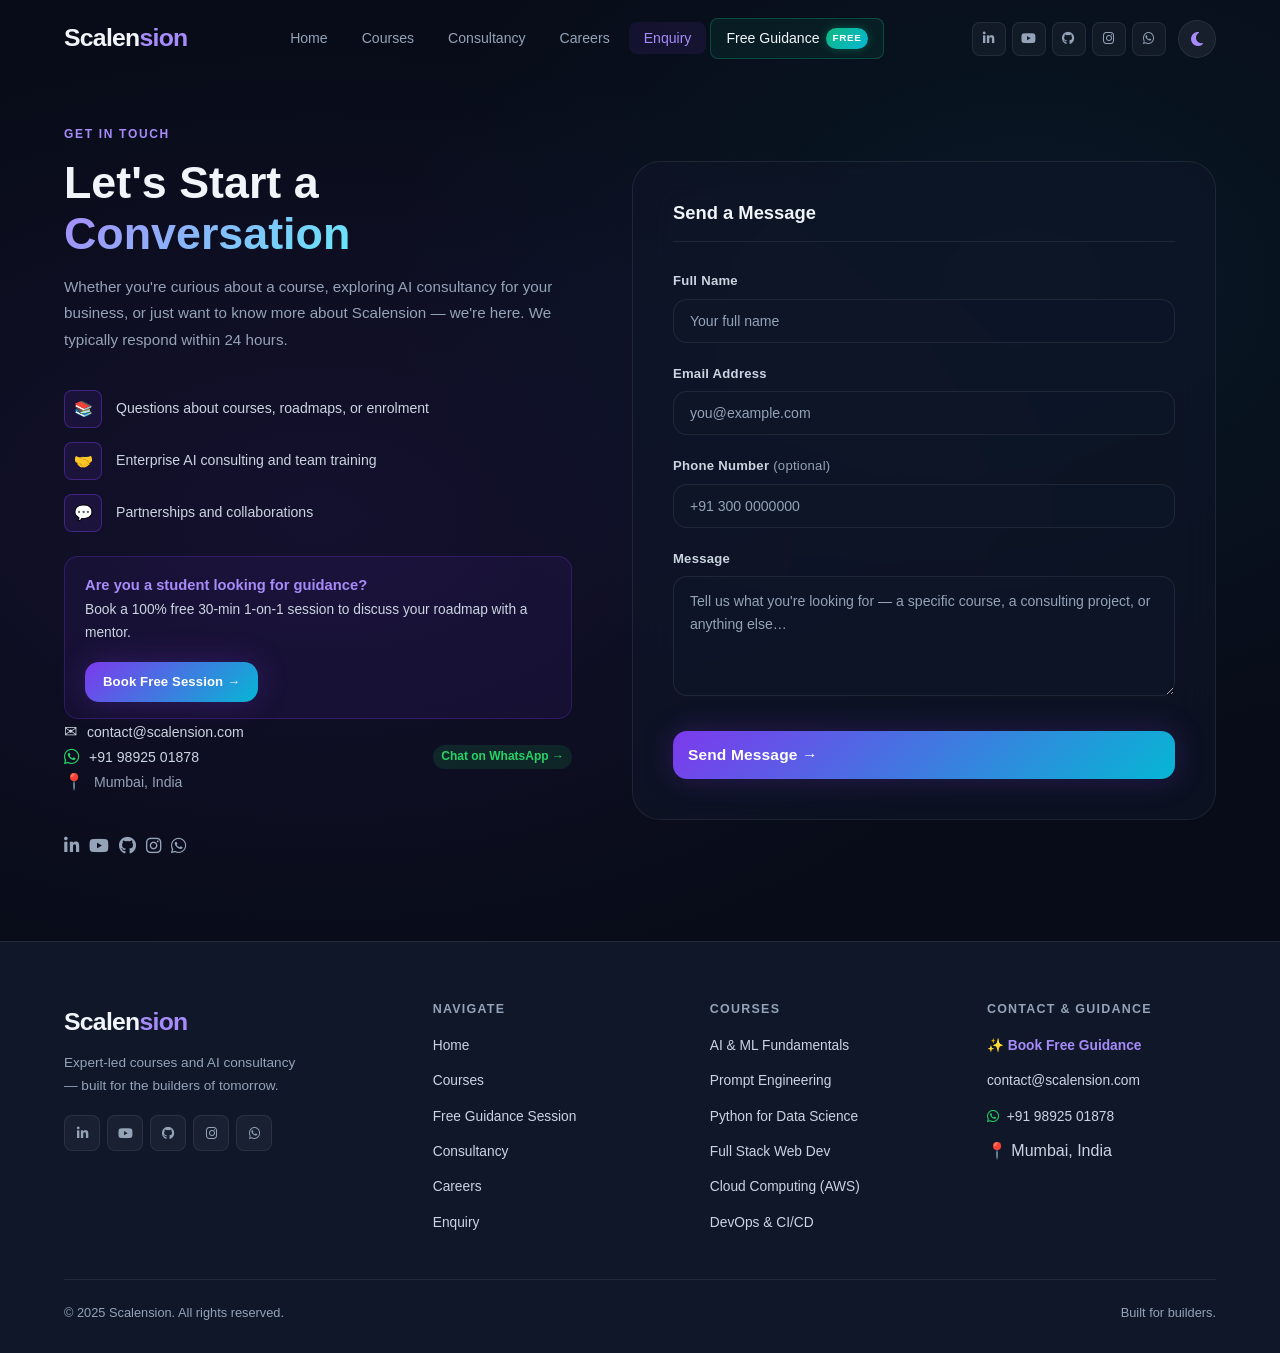
<file: enquiry.html>
<!DOCTYPE html>
<html lang="en">

<head>
  <meta charset="UTF-8" />
  <meta name="viewport" content="width=device-width, initial-scale=1.0" />
  <title>Enquiry — Scalension</title>
  <meta name="description"
    content="Get in touch with Scalension — whether you're interested in our technical courses or AI consultancy services, we'll get back to you within 24 hours." />
  <link rel="icon" type="image/svg+xml" href="favicon.svg" />
  <link rel="icon" type="image/png" href="favicon.png" sizes="32x32" />
  <link rel="apple-touch-icon" href="apple-touch-icon.png" />
  <link rel="stylesheet" href="css/styles.css" />
  <link rel="stylesheet" href="https://cdnjs.cloudflare.com/ajax/libs/font-awesome/6.5.0/css/all.min.css" />
  <script>
    (function () {
      const stored = localStorage.getItem('theme');
      if (stored) {
        document.documentElement.setAttribute('data-theme', stored);
      } else {
        document.documentElement.setAttribute('data-theme', 'dark');
      }
    })();
  </script>
</head>

<body>

  <!-- ═══════════════════════════════════════
       NAVBAR
  ═══════════════════════════════════════ -->
  <nav class="navbar scrolled">
    <div class="container">
      <a href="index.html" class="logo">Scalen<span class="logo-accent">sion</span></a>

      <ul class="nav-links">
        <li><a href="index.html">Home</a></li>
        <li><a href="courses.html">Courses</a></li>
        <li><a href="consultancy.html">Consultancy</a></li>
        <li><a href="careers.html">Careers</a></li>
        <li><a href="enquiry.html" class="active">Enquiry</a></li>
        <li><a href="free-session.html" class="nav-free-session">Free Guidance <span class="nav-tag-free">FREE</span></a></li>
      </ul>

      <div class="nav-social">
        <a href="#" aria-label="LinkedIn"><i class="fa-brands fa-linkedin-in"></i></a>
        <a href="https://www.youtube.com/channel/UCDNR9oUo0z2bHbTvsrr0TBA" target="_blank" rel="noopener noreferrer"
          aria-label="YouTube"><i class="fa-brands fa-youtube"></i></a>
        <a href="https://github.com/scalension" target="_blank" rel="noopener noreferrer" aria-label="GitHub"><i
            class="fa-brands fa-github"></i></a>
        <a href="https://www.instagram.com/scalension_com?igsh=MTJ3d3ZqYjRnbWk2NQ" target="_blank"
          rel="noopener noreferrer" aria-label="Instagram"><i class="fa-brands fa-instagram"></i></a>
        <a href="https://whatsapp.com/channel/0029Vb8EhJBGzzKJCfin2q10" target="_blank" rel="noopener noreferrer"
          aria-label="WhatsApp Channel"><i class="fa-brands fa-whatsapp"></i></a>
        <button type="button" class="theme-toggle-btn" aria-label="Toggle light/dark theme" title="Toggle theme">
          <i class="fa-solid fa-moon icon-moon"></i>
          <i class="fa-solid fa-sun icon-sun"></i>
        </button>
      </div>

      <button class="menu-toggle" aria-label="Open menu">&#9776;</button>
    </div>
  </nav>

  <!-- Mobile Drawer -->
  <div class="mobile-overlay"></div>
  <nav class="mobile-nav">
    <button class="mobile-nav-close">&#10005;</button>
    <a href="index.html">Home</a>
    <a href="courses.html">Courses</a>
    <a href="consultancy.html">Consultancy</a>
    <a href="careers.html">Careers</a>
    <a href="enquiry.html">Enquiry</a>
    <a href="free-session.html" class="mobile-free-session">💡 Free Guidance Session <span class="nav-tag-free">FREE</span></a>
    <div class="mobile-social">
      <a href="#"><i class="fa-brands fa-linkedin-in"></i></a>
      <a href="https://www.youtube.com/channel/UCDNR9oUo0z2bHbTvsrr0TBA" target="_blank" rel="noopener noreferrer"
        aria-label="YouTube"><i class="fa-brands fa-youtube"></i></a>
      <a href="https://github.com/scalension" target="_blank" rel="noopener noreferrer" aria-label="GitHub"><i
          class="fa-brands fa-github"></i></a>
      <a href="https://www.instagram.com/scalension_com?igsh=MTJ3d3ZqYjRnbWk2NQ" target="_blank"
        rel="noopener noreferrer" aria-label="Instagram"><i class="fa-brands fa-instagram"></i></a>
      <a href="https://whatsapp.com/channel/0029Vb8EhJBGzzKJCfin2q10" target="_blank" rel="noopener noreferrer"
        aria-label="WhatsApp Channel"><i class="fa-brands fa-whatsapp"></i></a>
      <button type="button" class="theme-toggle-btn" aria-label="Toggle light/dark theme" title="Toggle theme">
        <i class="fa-solid fa-moon icon-moon"></i>
        <i class="fa-solid fa-sun icon-sun"></i>
      </button>
    </div>
  </nav>

  <!-- ═══════════════════════════════════════
       ENQUIRY SECTION
  ═══════════════════════════════════════ -->
  <div class="enquiry-wrap">
    <div class="enquiry-wrap-bg"></div>

    <div class="container">
      <div class="enquiry-layout">

        <!-- Left — Info -->
        <div class="enquiry-info reveal">
          <span class="section-label">Get In Touch</span>
          <h1>Let's Start a<br><span class="gradient-text">Conversation</span></h1>
          <p class="sub">
            Whether you're curious about a course, exploring AI consultancy for your business,
            or just want to know more about Scalension — we're here.
            We typically respond within 24 hours.
          </p>

          <div class="eq-points">
            <div class="eq-pt">
              <div class="eq-pt-icon">📚</div>
              <span class="eq-pt-text">Questions about courses, roadmaps, or enrolment</span>
            </div>
            <div class="eq-pt">
              <div class="eq-pt-icon">🤝</div>
              <span class="eq-pt-text">Enterprise AI consulting and team training</span>
            </div>
            <div class="eq-pt">
              <div class="eq-pt-icon">💬</div>
              <span class="eq-pt-text">Partnerships and collaborations</span>
            </div>
          </div>

          <div class="whatsapp-direct-box" style="margin-top:24px; background:rgba(124,58,237,0.08); border-color:rgba(124,58,237,0.25);">
            <div class="wa-text">
              <strong style="color:var(--color-primary-lt);">Are you a student looking for guidance?</strong>
              Book a 100% free 30-min 1-on-1 session to discuss your roadmap with a mentor.
            </div>
            <a href="free-session.html?source=enquiry_page" class="btn btn-sm btn-primary" style="margin-top:4px;">
              Book Free Session &rarr;
            </a>
          </div>

          <!-- Quick Contacts -->
          <div class="quick-contacts">
            <a href="mailto:contact@scalension.com"
              style="display:flex;align-items:center;gap:10px;font-size:0.88rem;color:var(--text-secondary);transition:var(--transition);"
              onmouseover="this.style.color='var(--color-primary-lt)'"
              onmouseout="this.style.color='var(--text-secondary)'">
              <span style="font-size:1rem;">&#9993;</span> contact@scalension.com
            </a>
            <a href="https://wa.me/919892501878?text=Hi%20Scalension%2C%20I%20have%20an%20enquiry" target="_blank"
              rel="noopener noreferrer"
              style="display:flex;align-items:center;gap:10px;font-size:0.88rem;color:var(--text-secondary);transition:var(--transition);"
              onmouseover="this.style.color='#25D366'" onmouseout="this.style.color='var(--text-secondary)'">
              <i class="fa-brands fa-whatsapp" style="font-size:1.1rem; color:#25D366;"></i> +91 98925 01878 <span
                style="font-size:0.75rem; padding:2px 8px; border-radius:100px; background:rgba(37,211,102,0.12); color:#25D366; font-weight:600; margin-left: auto;">Chat
                on WhatsApp &rarr;</span>
            </a>
            <span style="display:flex;align-items:center;gap:10px;font-size:0.88rem;color:var(--text-muted);">
              <span style="font-size:1rem;">📍</span> Mumbai, India
            </span>
          </div>

          <div style="margin-top: 36px; display:flex; gap:10px; flex-wrap:wrap;">
            <a href="#" aria-label="LinkedIn"
              style="color:var(--text-muted); font-size:1.1rem; transition:var(--transition);"
              onmouseover="this.style.color='var(--color-primary-lt)'"
              onmouseout="this.style.color='var(--text-muted)'"><i class="fa-brands fa-linkedin-in"></i></a>
            <a href="https://www.youtube.com/channel/UCDNR9oUo0z2bHbTvsrr0TBA" target="_blank" rel="noopener noreferrer"
              aria-label="YouTube" style="color:var(--text-muted); font-size:1.1rem; transition:var(--transition);"
              onmouseover="this.style.color='var(--color-primary-lt)'"
              onmouseout="this.style.color='var(--text-muted)'"><i class="fa-brands fa-youtube"></i></a>
            <a href="https://github.com/scalension" target="_blank" rel="noopener noreferrer" aria-label="GitHub"
              style="color:var(--text-muted); font-size:1.1rem; transition:var(--transition);"
              onmouseover="this.style.color='var(--color-primary-lt)'"
              onmouseout="this.style.color='var(--text-muted)'"><i class="fa-brands fa-github"></i></a>
            <a href="https://www.instagram.com/scalension_com?igsh=MTJ3d3ZqYjRnbWk2NQ" target="_blank"
              rel="noopener noreferrer" aria-label="Instagram"
              style="color:var(--text-muted); font-size:1.1rem; transition:var(--transition);"
              onmouseover="this.style.color='var(--color-primary-lt)'"
              onmouseout="this.style.color='var(--text-muted)'"><i class="fa-brands fa-instagram"></i></a>
            <a href="https://whatsapp.com/channel/0029Vb8EhJBGzzKJCfin2q10" target="_blank" rel="noopener noreferrer"
              aria-label="WhatsApp Channel"
              style="color:var(--text-muted); font-size:1.1rem; transition:var(--transition);"
              onmouseover="this.style.color='var(--color-primary-lt)'"
              onmouseout="this.style.color='var(--text-muted)'"><i class="fa-brands fa-whatsapp"></i></a>
          </div>
        </div>

        <!-- Right — Form -->
        <div class="reveal" style="transition-delay:0.15s;">
          <div class="form-card">
            <h2 class="form-title">Send a Message</h2>

            <div class="form-wrapper">
              <form id="enquiry-form"
                action="https://script.google.com/macros/s/AKfycbwDa743XS9aME_-oK95LWPYwVDOLuWeC5IjOV5QIhhCvAqOSS9QahfVJq5-ft35_Hdo1Q/exec"
                method="POST"
                novalidate>

                <div class="form-group">
                  <label class="form-label" for="name">Full Name</label>
                  <input class="form-input" type="text" id="name" name="name" placeholder="Your full name" required />
                </div>

                <div class="form-group">
                  <label class="form-label" for="email">Email Address</label>
                  <input class="form-input" type="email" id="email" name="email" placeholder="you@example.com"
                    required />
                </div>

                <div class="form-group">
                  <label class="form-label" for="phone">Phone Number <span
                      style="color:var(--text-muted);font-weight:400;">(optional)</span></label>
                  <input class="form-input" type="tel" id="phone" name="phone" placeholder="+91 300 0000000" />
                </div>

                <div class="form-group">
                  <label class="form-label" for="message">Message</label>
                  <textarea class="form-textarea" id="message" name="message"
                    placeholder="Tell us what you're looking for — a specific course, a consulting project, or anything else…"
                    required></textarea>
                </div>

                <button type="submit" class="btn btn-primary form-submit">
                  Send Message &rarr;
                </button>

              </form>
            </div><!-- /form-wrapper -->

            <!-- Success State -->
            <div class="form-success">
              <div class="success-icon">✅</div>
              <h3>Message Sent!</h3>
              <p>Thanks for reaching out. We'll get back to you within 24 hours.</p>
            </div>

          </div><!-- /form-card -->
        </div>

      </div><!-- /enquiry-layout -->
    </div><!-- /container -->
  </div><!-- /enquiry-wrap -->

  <!-- ═══════════════════════════════════════
       FOOTER
  ═══════════════════════════════════════ -->
  <footer class="footer">
    <div class="container">
      <div class="footer-grid">

        <div class="footer-brand">
          <a href="index.html" class="logo">Scalen<span class="logo-accent">sion</span></a>
          <p class="footer-tagline">Expert-led courses and AI consultancy — built for the builders of tomorrow.</p>
          <div class="footer-social">
            <a href="#"><i class="fa-brands fa-linkedin-in"></i></a>
            <a href="https://www.youtube.com/channel/UCDNR9oUo0z2bHbTvsrr0TBA" target="_blank" rel="noopener noreferrer"
              aria-label="YouTube"><i class="fa-brands fa-youtube"></i></a>
            <a href="https://github.com/scalension" target="_blank" rel="noopener noreferrer" aria-label="GitHub"
              title="GitHub"><i class="fa-brands fa-github"></i></a>
            <a href="https://www.instagram.com/scalension_com?igsh=MTJ3d3ZqYjRnbWk2NQ" target="_blank"
              rel="noopener noreferrer" aria-label="Instagram" title="Instagram"><i
                class="fa-brands fa-instagram"></i></a>
            <a href="https://whatsapp.com/channel/0029Vb8EhJBGzzKJCfin2q10" target="_blank" rel="noopener noreferrer"
              aria-label="WhatsApp Channel"><i class="fa-brands fa-whatsapp"></i></a>
          </div>
        </div>

        <div class="footer-col">
          <h4>Navigate</h4>
          <ul>
            <li><a href="index.html">Home</a></li>
            <li><a href="courses.html">Courses</a></li>
            <li><a href="free-session.html">Free Guidance Session</a></li>
            <li><a href="consultancy.html">Consultancy</a></li>
            <li><a href="careers.html">Careers</a></li>
            <li><a href="enquiry.html">Enquiry</a></li>
          </ul>
        </div>

        <div class="footer-col">
          <h4>Courses</h4>
          <ul>
            <li><a href="courses.html">AI &amp; ML Fundamentals</a></li>
            <li><a href="courses.html">Prompt Engineering</a></li>
            <li><a href="courses.html">Python for Data Science</a></li>
            <li><a href="courses.html">Full Stack Web Dev</a></li>
            <li><a href="courses.html">Cloud Computing (AWS)</a></li>
            <li><a href="courses.html">DevOps &amp; CI/CD</a></li>
          </ul>
        </div>

        <div class="footer-col">
          <h4>Contact &amp; Guidance</h4>
          <ul>
            <li><a href="free-session.html" style="color:var(--color-primary-lt); font-weight:600;">✨ Book Free Guidance</a></li>
            <li><a href="mailto:contact@scalension.com">contact@scalension.com</a></li>
            <li><a href="https://wa.me/919892501878?text=Hi%20Scalension%2C%20I%20have%20an%20enquiry" target="_blank"
                rel="noopener noreferrer"><i class="fa-brands fa-whatsapp" style="color:#25D366; margin-right:4px;"></i>
                +91 98925 01878</a></li>
            <li><span style="color:var(--text-secondary);">📍 Mumbai, India</span></li>
          </ul>
        </div>

      </div>

      <div class="footer-bottom">
        <span class="footer-copy">&copy; 2025 Scalension. All rights reserved.</span>
        <span class="footer-copy">Built for builders.</span>
      </div>
    </div>
  </footer>

  <script src="js/main.js"></script>
</body>

</html>
</file>
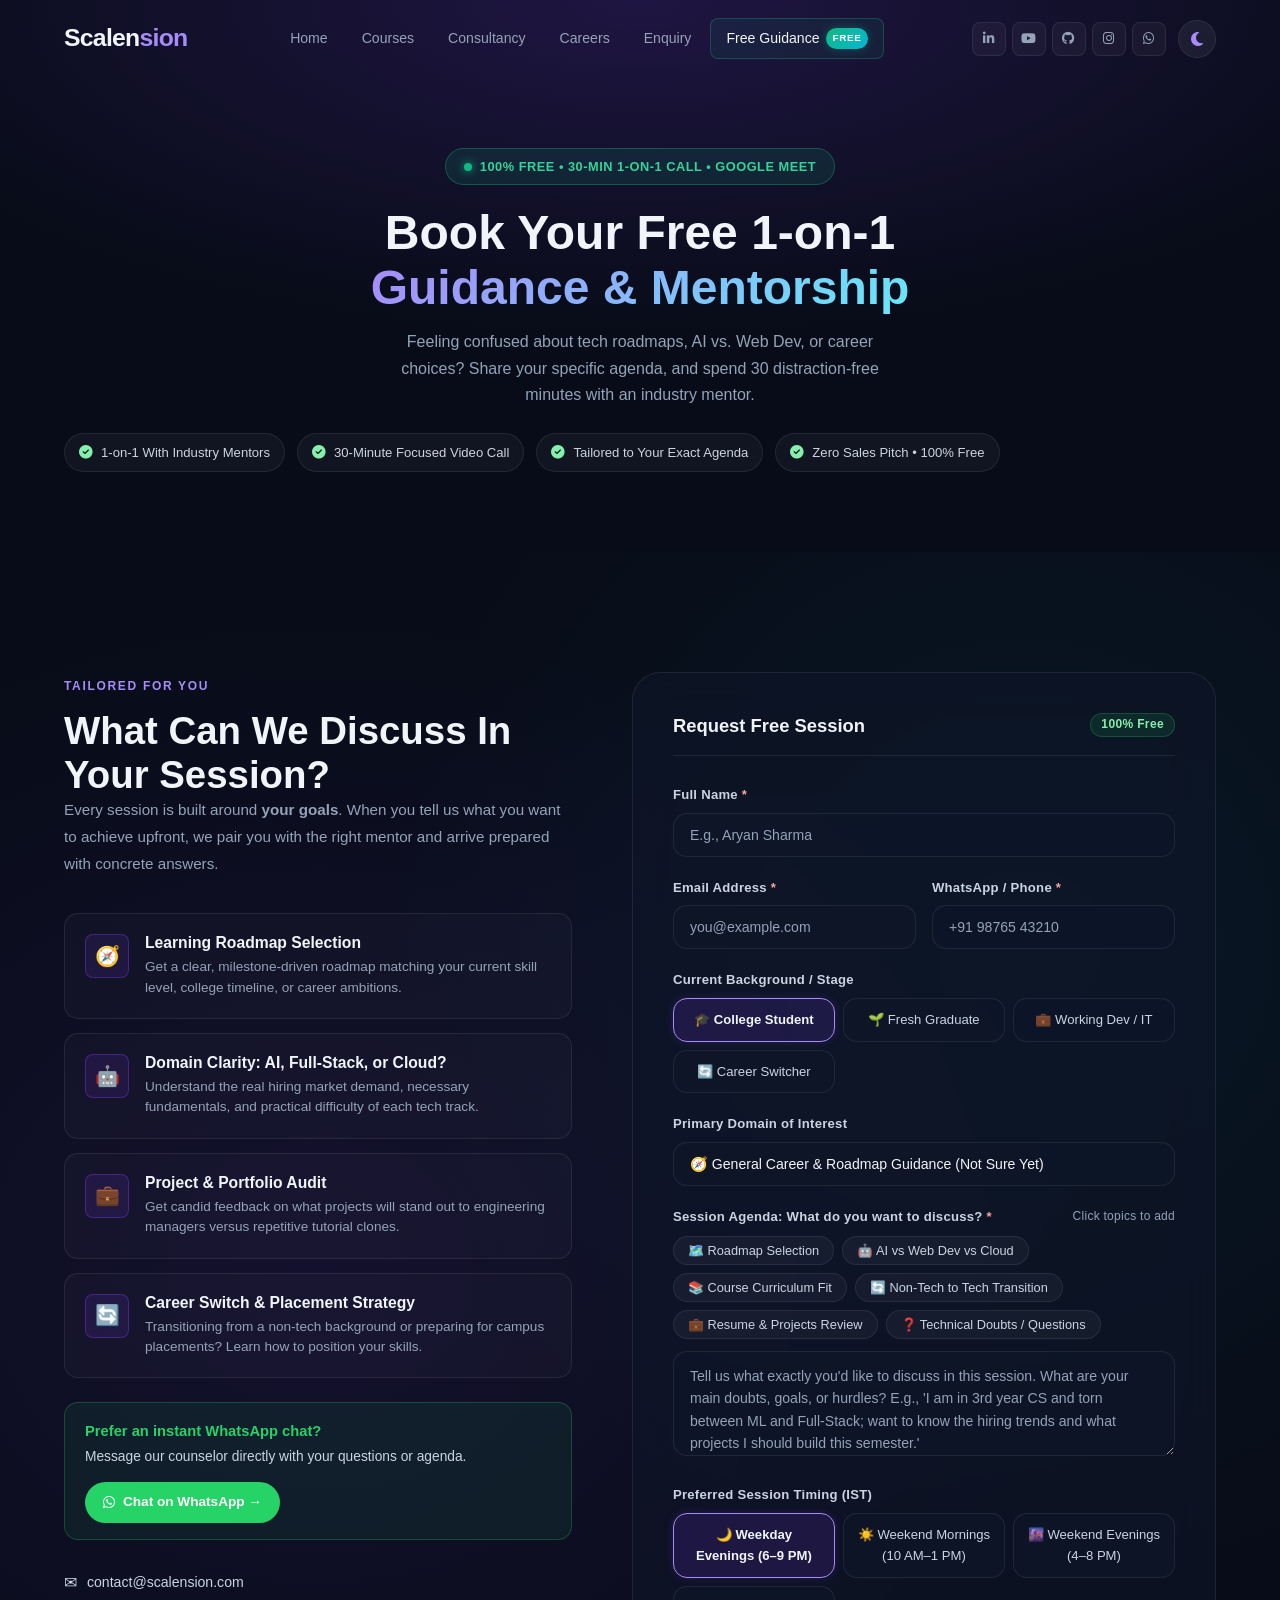
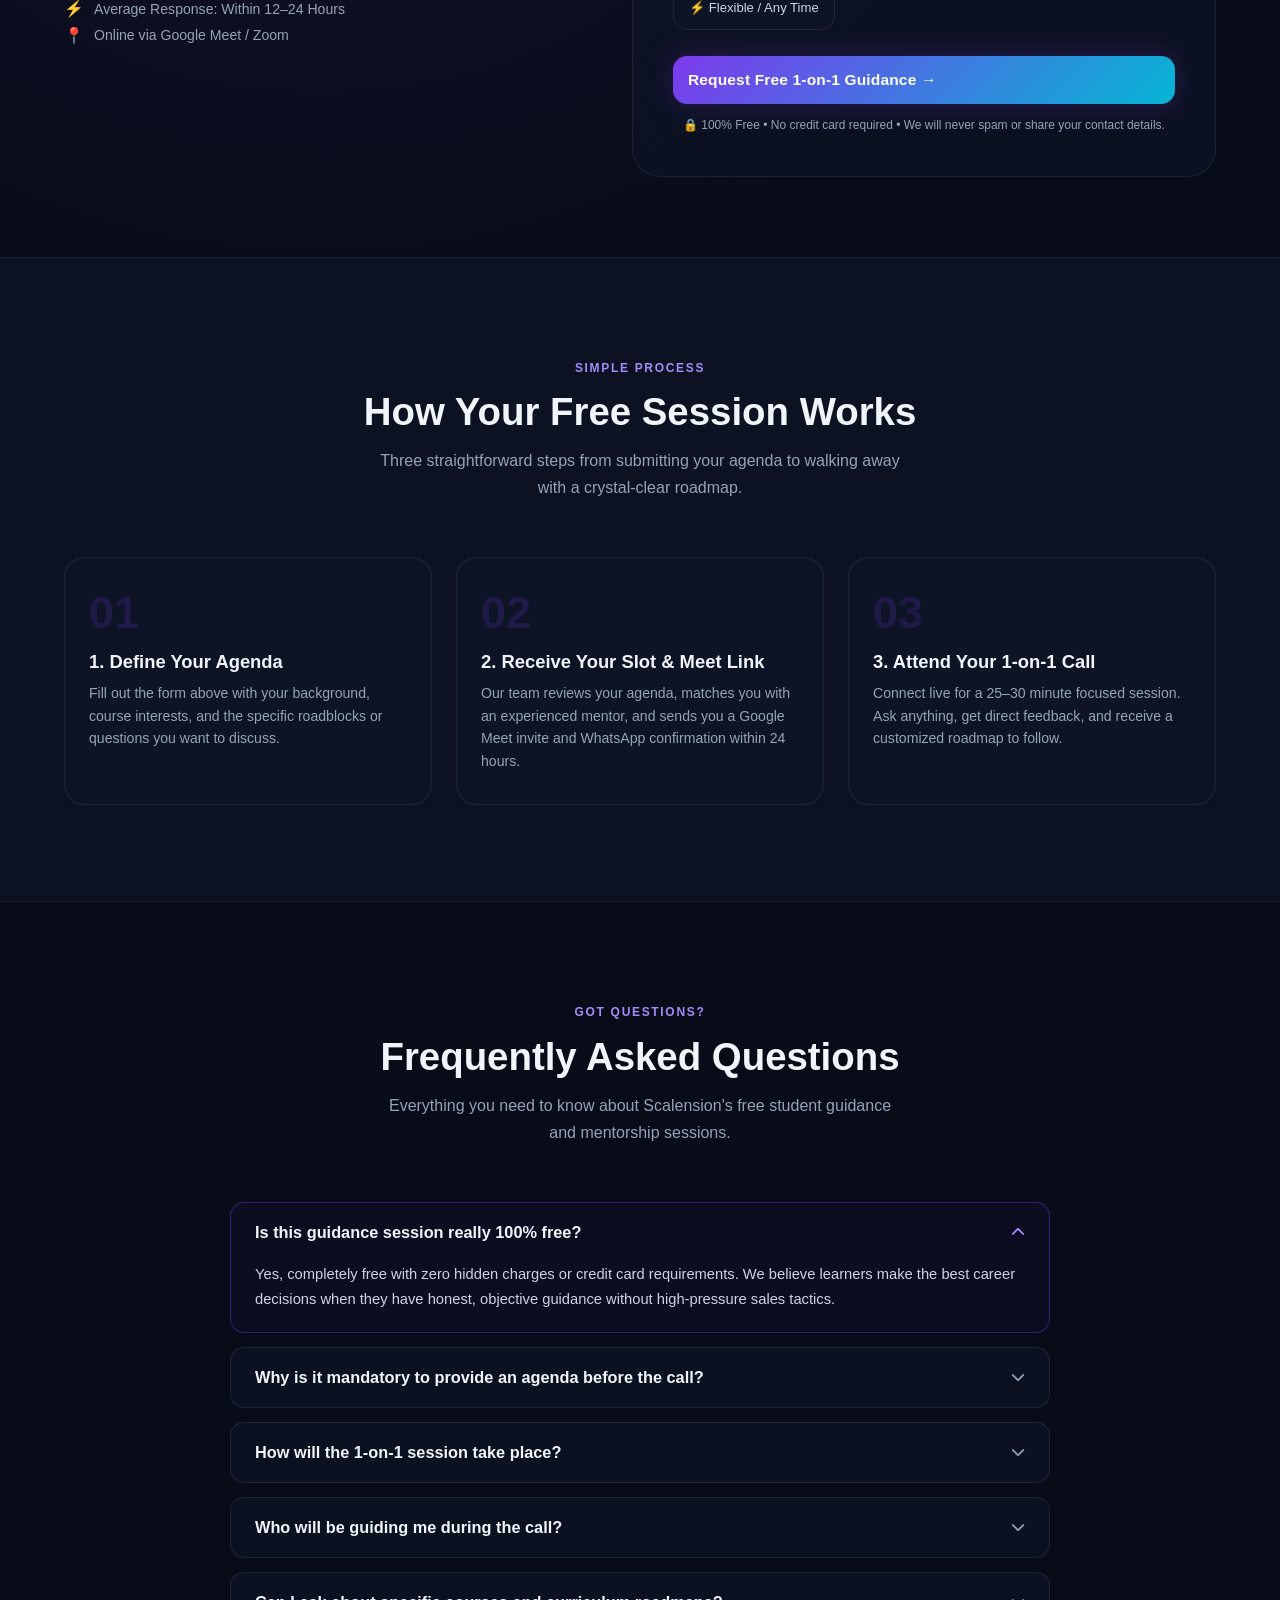
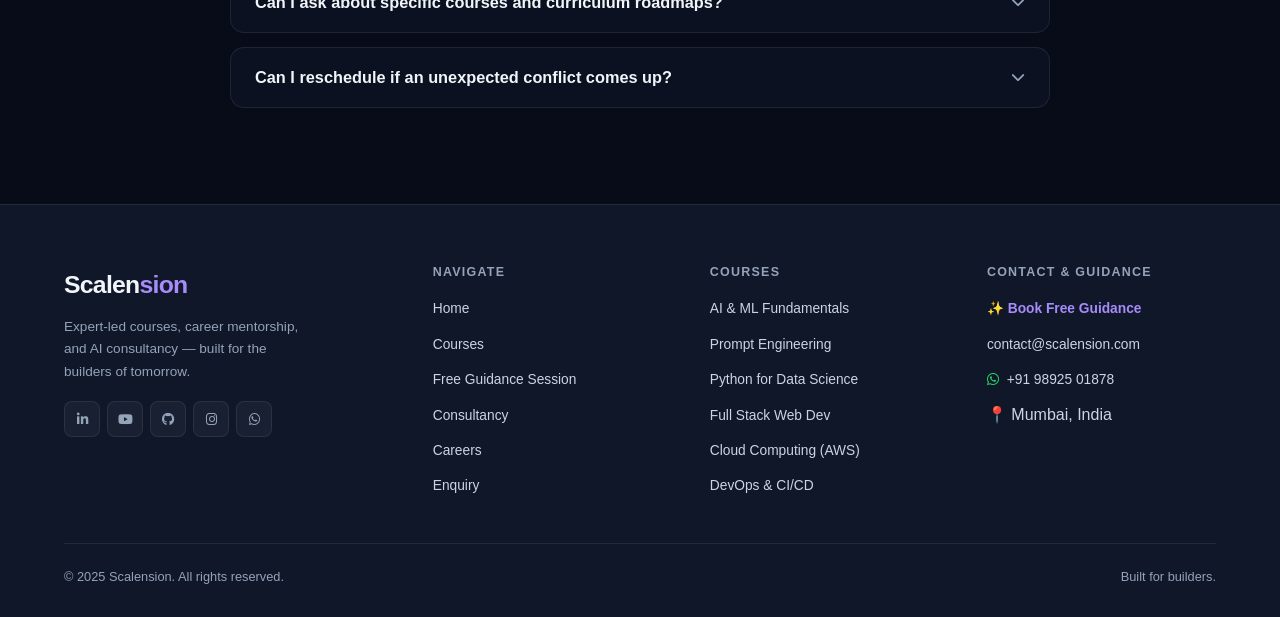
<file: free-session.html>
<!DOCTYPE html>
<html lang="en">

<head>
  <meta charset="UTF-8" />
  <meta name="viewport" content="width=device-width, initial-scale=1.0" />
  <title>Free 1-on-1 Mentorship & Career Guidance Session — Scalension</title>
  <meta name="description"
    content="Book a free 30-minute 1-on-1 technical and career guidance session with Scalension mentors. Discuss your learning roadmap, choose between AI/ML, Web Dev, or Cloud, review your agenda, and get actionable next steps." />
  <meta name="keywords"
    content="free tech guidance, free AI mentorship, 1-on-1 career counseling, coding roadmaps, Scalension free session, computer science student guidance, tech career switch" />
  <link rel="canonical" href="https://scalension.com/free-session.html" />
  <meta name="robots" content="index, follow, max-snippet:-1, max-image-preview:large, max-video-preview:-1" />

  <!-- Open Graph / Facebook -->
  <meta property="og:type" content="website" />
  <meta property="og:url" content="https://scalension.com/free-session.html" />
  <meta property="og:title" content="Free 1-on-1 Mentorship & Career Guidance Session — Scalension" />
  <meta property="og:description"
    content="Request a free 30-minute 1-on-1 guidance call. Discuss your specific agenda, learning doubts, and tech career roadmap with experienced industry mentors." />
  <meta property="og:image" content="https://scalension.com/favicon.png" />
  <meta property="og:site_name" content="Scalension" />

  <!-- Twitter -->
  <meta name="twitter:card" content="summary_large_image" />
  <meta name="twitter:title" content="Free 1-on-1 Mentorship & Career Guidance Session — Scalension" />
  <meta name="twitter:description"
    content="Book a free 30-minute 1-on-1 session with Scalension mentors. Submit your agenda and get a tailored learning roadmap." />
  <meta name="twitter:image" content="https://scalension.com/favicon.png" />

  <link rel="icon" type="image/svg+xml" href="favicon.svg" />
  <link rel="icon" type="image/png" href="favicon.png" sizes="32x32" />
  <link rel="apple-touch-icon" href="apple-touch-icon.png" />
  <link rel="stylesheet" href="css/styles.css" />
  <link rel="stylesheet" href="https://cdnjs.cloudflare.com/ajax/libs/font-awesome/6.5.0/css/all.min.css" />

  <!-- Theme init script -->
  <script>
    (function () {
      const stored = localStorage.getItem('theme');
      if (stored) {
        document.documentElement.setAttribute('data-theme', stored);
      } else {
        document.documentElement.setAttribute('data-theme', 'dark');
      }
    })();
  </script>

  <!-- Structured Data (JSON-LD) for SEO & AI Search Engines (Google SGE, Perplexity, SearchGPT) -->
  <script type="application/ld+json">
  {
    "@context": "https://schema.org",
    "@graph": [
      {
        "@type": "EducationalOrganization",
        "@id": "https://scalension.com/#organization",
        "name": "Scalension",
        "url": "https://scalension.com/",
        "logo": "https://scalension.com/favicon.png",
        "email": "contact@scalension.com",
        "telephone": "+91-98925-01878",
        "sameAs": [
          "https://github.com/scalension",
          "https://www.youtube.com/channel/UCDNR9oUo0z2bHbTvsrr0TBA",
          "https://www.instagram.com/scalension_com"
        ]
      },
      {
        "@type": "Service",
        "@id": "https://scalension.com/free-session.html#service",
        "name": "Free 1-on-1 Technical Guidance & Mentorship Session",
        "serviceType": "Free Technical Mentorship & Career Counseling",
        "provider": {
          "@id": "https://scalension.com/#organization"
        },
        "audience": {
          "@type": "Audience",
          "audienceType": "Students, Fresh Graduates, Aspiring Software Engineers, Career Switchers"
        },
        "description": "A 100% free, 30-minute 1-on-1 counseling call designed to help students clarify their technical learning goals, evaluate career roadmaps in AI/ML, Full-Stack, Cloud & DevOps, and discuss their personalized agenda with industry mentors.",
        "offers": {
          "@type": "Offer",
          "price": "0",
          "priceCurrency": "INR",
          "availability": "https://schema.org/InStock",
          "validFrom": "2025-01-01"
        }
      },
      {
        "@type": "FAQPage",
        "@id": "https://scalension.com/free-session.html#faq",
        "mainEntity": [
          {
            "@type": "Question",
            "name": "Is the guidance session really 100% free?",
            "acceptedAnswer": {
              "@type": "Answer",
              "text": "Yes, absolutely. The 30-minute guidance session is completely free with zero hidden fees or obligations. Our mentors provide genuine, personalized guidance to help you navigate your tech career roadmap."
            }
          },
          {
            "@type": "Question",
            "name": "Why do I need to provide an agenda before the session?",
            "acceptedAnswer": {
              "@type": "Answer",
              "text": "Providing your specific agenda and doubts ensures that your mentor can prepare relevant resources, review your background in advance, and make every minute of the 30-minute session high-impact and actionable."
            }
          },
          {
            "@type": "Question",
            "name": "How is the 1-on-1 guidance session conducted?",
            "acceptedAnswer": {
              "@type": "Answer",
              "text": "The session is held online via Google Meet. Once you submit your request and preferred slot, you will receive a calendar invite and direct meeting link via email and WhatsApp within 12 to 24 hours."
            }
          },
          {
            "@type": "Question",
            "name": "Who should book a free guidance session?",
            "acceptedAnswer": {
              "@type": "Answer",
              "text": "College students choosing a specialization, fresh graduates preparing for entry-level tech roles, working professionals seeking to upskill in AI/ML or DevOps, and non-tech professionals transitioning into tech."
            }
          },
          {
            "@type": "Question",
            "name": "Can I discuss specific courses offered by Scalension during the session?",
            "acceptedAnswer": {
              "@type": "Answer",
              "text": "Yes. You can ask about course curriculums, hands-on projects, prerequisites, learning pace, and how they align with your career ambitions."
            }
          }
        ]
      }
    ]
  }
  </script>
</head>

<body>

  <!-- ═══════════════════════════════════════
       NAVBAR
  ═══════════════════════════════════════ -->
  <nav class="navbar scrolled">
    <div class="container">
      <a href="index.html" class="logo">Scalen<span class="logo-accent">sion</span></a>

      <ul class="nav-links">
        <li><a href="index.html">Home</a></li>
        <li><a href="courses.html">Courses</a></li>
        <li><a href="consultancy.html">Consultancy</a></li>
        <li><a href="careers.html">Careers</a></li>
        <li><a href="enquiry.html">Enquiry</a></li>
        <li><a href="free-session.html" class="nav-free-session active">Free Guidance <span class="nav-tag-free">FREE</span></a></li>
      </ul>

      <div class="nav-social">
        <a href="#" aria-label="LinkedIn" title="LinkedIn"><i class="fa-brands fa-linkedin-in"></i></a>
        <a href="https://www.youtube.com/channel/UCDNR9oUo0z2bHbTvsrr0TBA" target="_blank" rel="noopener noreferrer"
          aria-label="YouTube" title="YouTube"><i class="fa-brands fa-youtube"></i></a>
        <a href="https://github.com/scalension" target="_blank" rel="noopener noreferrer" aria-label="GitHub" title="GitHub"><i
            class="fa-brands fa-github"></i></a>
        <a href="https://www.instagram.com/scalension_com?igsh=MTJ3d3ZqYjRnbWk2NQ" target="_blank"
          rel="noopener noreferrer" aria-label="Instagram" title="Instagram"><i class="fa-brands fa-instagram"></i></a>
        <a href="https://whatsapp.com/channel/0029Vb8EhJBGzzKJCfin2q10" target="_blank" rel="noopener noreferrer"
          aria-label="WhatsApp Channel" title="WhatsApp Channel"><i class="fa-brands fa-whatsapp"></i></a>
        <button type="button" class="theme-toggle-btn" aria-label="Toggle light/dark theme" title="Toggle theme">
          <i class="fa-solid fa-moon icon-moon"></i>
          <i class="fa-solid fa-sun icon-sun"></i>
        </button>
      </div>

      <button class="menu-toggle" aria-label="Open menu">&#9776;</button>
    </div>
  </nav>

  <!-- Mobile Drawer -->
  <div class="mobile-overlay"></div>
  <nav class="mobile-nav" aria-label="Mobile navigation">
    <button class="mobile-nav-close" aria-label="Close menu">&#10005;</button>
    <a href="index.html">Home</a>
    <a href="courses.html">Courses</a>
    <a href="consultancy.html">Consultancy</a>
    <a href="careers.html">Careers</a>
    <a href="enquiry.html">Enquiry</a>
    <a href="free-session.html" class="mobile-free-session active">💡 Free Guidance Session <span class="nav-tag-free">FREE</span></a>
    <div class="mobile-social">
      <a href="#"><i class="fa-brands fa-linkedin-in"></i></a>
      <a href="https://www.youtube.com/channel/UCDNR9oUo0z2bHbTvsrr0TBA" target="_blank" rel="noopener noreferrer"
        aria-label="YouTube"><i class="fa-brands fa-youtube"></i></a>
      <a href="https://github.com/scalension" target="_blank" rel="noopener noreferrer" aria-label="GitHub"><i
          class="fa-brands fa-github"></i></a>
      <a href="https://www.instagram.com/scalension_com?igsh=MTJ3d3ZqYjRnbWk2NQ" target="_blank"
        rel="noopener noreferrer" aria-label="Instagram"><i class="fa-brands fa-instagram"></i></a>
      <a href="https://whatsapp.com/channel/0029Vb8EhJBGzzKJCfin2q10" target="_blank" rel="noopener noreferrer"
        aria-label="WhatsApp Channel"><i class="fa-brands fa-whatsapp"></i></a>
      <button type="button" class="theme-toggle-btn" aria-label="Toggle light/dark theme" title="Toggle theme">
        <i class="fa-solid fa-moon icon-moon"></i>
        <i class="fa-solid fa-sun icon-sun"></i>
      </button>
    </div>
  </nav>

  <!-- ═══════════════════════════════════════
       PAGE HERO
  ═══════════════════════════════════════ -->
  <header class="page-hero">
    <div class="page-hero-bg"></div>
    <div class="page-hero-content">
      <div class="container">
        <div class="free-session-badge">
          <span class="pulse-dot"></span> 100% Free • 30-Min 1-on-1 Call • Google Meet
        </div>
        <h1>Book Your Free 1-on-1<br><span class="gradient-text">Guidance &amp; Mentorship</span></h1>
        <p>
          Feeling confused about tech roadmaps, AI vs. Web Dev, or career choices? Share your specific agenda,
          and spend 30 distraction-free minutes with an industry mentor.
        </p>

        <div class="trust-badges-row">
          <div class="trust-badge-item"><i class="fa-solid fa-check-circle"></i> 1-on-1 With Industry Mentors</div>
          <div class="trust-badge-item"><i class="fa-solid fa-check-circle"></i> 30-Minute Focused Video Call</div>
          <div class="trust-badge-item"><i class="fa-solid fa-check-circle"></i> Tailored to Your Exact Agenda</div>
          <div class="trust-badge-item"><i class="fa-solid fa-check-circle"></i> Zero Sales Pitch &bull; 100% Free</div>
        </div>
      </div>
    </div>
  </header>

  <!-- ═══════════════════════════════════════
       SESSION BOOKING FORM SECTION
  ═══════════════════════════════════════ -->
  <main class="enquiry-wrap">
    <div class="enquiry-wrap-bg"></div>

    <div class="container">
      <div class="enquiry-layout enquiry-layout-start">

        <!-- Left — Mentorship Benefits & Agenda Guide -->
        <div class="enquiry-info reveal">
          <span class="section-label">Tailored For You</span>
          <h2>What Can We Discuss In Your Session?</h2>
          <p class="sub">
            Every session is built around <strong>your goals</strong>. When you tell us what you want to achieve upfront,
            we pair you with the right mentor and arrive prepared with concrete answers.
          </p>

          <div class="value-card">
            <div class="value-card-icon">🧭</div>
            <div class="value-card-body">
              <h4>Learning Roadmap Selection</h4>
              <p>Get a clear, milestone-driven roadmap matching your current skill level, college timeline, or career ambitions.</p>
            </div>
          </div>

          <div class="value-card">
            <div class="value-card-icon">🤖</div>
            <div class="value-card-body">
              <h4>Domain Clarity: AI, Full-Stack, or Cloud?</h4>
              <p>Understand the real hiring market demand, necessary fundamentals, and practical difficulty of each tech track.</p>
            </div>
          </div>

          <div class="value-card">
            <div class="value-card-icon">💼</div>
            <div class="value-card-body">
              <h4>Project &amp; Portfolio Audit</h4>
              <p>Get candid feedback on what projects will stand out to engineering managers versus repetitive tutorial clones.</p>
            </div>
          </div>

          <div class="value-card">
            <div class="value-card-icon">🔄</div>
            <div class="value-card-body">
              <h4>Career Switch &amp; Placement Strategy</h4>
              <p>Transitioning from a non-tech background or preparing for campus placements? Learn how to position your skills.</p>
            </div>
          </div>

          <!-- Direct WhatsApp Alternative -->
          <div class="whatsapp-direct-box">
            <div class="wa-text">
              <strong>Prefer an instant WhatsApp chat?</strong>
              Message our counselor directly with your questions or agenda.
            </div>
            <a href="https://wa.me/919892501878?text=Hi%20Scalension%2C%20I%20would%20like%20to%20request%20a%20free%201-on-1%20guidance%20session.%20My%20agenda%20is%3A%20"
              target="_blank" rel="noopener noreferrer" class="whatsapp-btn-green" id="wa-direct-btn">
              <i class="fa-brands fa-whatsapp"></i> Chat on WhatsApp &rarr;
            </a>
          </div>

          <!-- Quick Contact Information -->
          <div class="quick-contacts" style="margin-top: 30px;">
            <a href="mailto:contact@scalension.com"
              style="display:flex;align-items:center;gap:10px;font-size:0.88rem;color:var(--text-secondary);transition:var(--transition);"
              onmouseover="this.style.color='var(--color-primary-lt)'"
              onmouseout="this.style.color='var(--text-secondary)'">
              <span style="font-size:1rem;">&#9993;</span> contact@scalension.com
            </a>
            <span style="display:flex;align-items:center;gap:10px;font-size:0.88rem;color:var(--text-muted);">
              <span style="font-size:1rem;">⚡</span> Average Response: Within 12–24 Hours
            </span>
            <span style="display:flex;align-items:center;gap:10px;font-size:0.88rem;color:var(--text-muted);">
              <span style="font-size:1rem;">📍</span> Online via Google Meet / Zoom
            </span>
          </div>
        </div>

        <!-- Right — Interactive Agenda Form -->
        <div class="reveal" style="transition-delay:0.15s;">
          <div class="form-card">
            <h2 class="form-title" style="display:flex; justify-content:space-between; align-items:center;">
              <span>Request Free Session</span>
              <span class="badge badge-beginner" style="font-size:0.75rem;">100% Free</span>
            </h2>

            <div class="form-wrapper">
              <form id="free-session-form"
                action="https://script.google.com/macros/s/AKfycbwDa743XS9aME_-oK95LWPYwVDOLuWeC5IjOV5QIhhCvAqOSS9QahfVJq5-ft35_Hdo1Q/exec"
                method="POST"
                novalidate>

                <!-- Hidden tracking fields -->
                <input type="hidden" name="form_type" value="free_guidance_session" />
                <input type="hidden" name="source_url" id="field-source-url" value="" />
                <input type="hidden" name="selected_agenda_tags" id="field-agenda-tags" value="" />

                <!-- Student Name -->
                <div class="form-group">
                  <label class="form-label" for="session-name">Full Name <span style="color:var(--clr-red);">*</span></label>
                  <input class="form-input" type="text" id="session-name" name="name" placeholder="E.g., Aryan Sharma" required />
                </div>

                <!-- Email & Phone in 2 Columns -->
                <div style="display:grid; grid-template-columns: 1fr 1fr; gap:16px;">
                  <div class="form-group">
                    <label class="form-label" for="session-email">Email Address <span style="color:var(--clr-red);">*</span></label>
                    <input class="form-input" type="email" id="session-email" name="email" placeholder="you@example.com" required />
                  </div>

                  <div class="form-group">
                    <label class="form-label" for="session-phone">WhatsApp / Phone <span style="color:var(--clr-red);">*</span></label>
                    <input class="form-input" type="tel" id="session-phone" name="phone" placeholder="+91 98765 43210" required />
                  </div>
                </div>

                <!-- Current Profile / Background -->
                <div class="form-group">
                  <label class="form-label">Current Background / Stage</label>
                  <div class="chips-grid">
                    <label class="chip-option">
                      <input type="radio" name="profile_stage" value="College Student" checked />
                      <span class="chip-label">🎓 College Student</span>
                    </label>
                    <label class="chip-option">
                      <input type="radio" name="profile_stage" value="Fresh Graduate" />
                      <span class="chip-label">🌱 Fresh Graduate</span>
                    </label>
                    <label class="chip-option">
                      <input type="radio" name="profile_stage" value="Working Professional" />
                      <span class="chip-label">💼 Working Dev / IT</span>
                    </label>
                    <label class="chip-option">
                      <input type="radio" name="profile_stage" value="Career Switcher" />
                      <span class="chip-label">🔄 Career Switcher</span>
                    </label>
                  </div>
                </div>

                <!-- Domain / Course of Interest -->
                <div class="form-group">
                  <label class="form-label" for="session-course">Primary Domain of Interest</label>
                  <select class="form-input" id="session-course" name="course_interest" style="cursor:pointer;">
                    <option value="AI & Machine Learning">🤖 AI &amp; Machine Learning Fundamentals</option>
                    <option value="Prompt Engineering & GenAI">✨ Prompt Engineering &amp; AI Tools</option>
                    <option value="Python for Data Science">🐍 Python for Data Science</option>
                    <option value="Full Stack Web Dev">💻 Full Stack Web Development</option>
                    <option value="Cloud Computing (AWS)">☁️ Cloud Computing (AWS)</option>
                    <option value="DevOps & CI/CD">⚙️ DevOps &amp; CI/CD</option>
                    <option value="General Guidance / Undecided" selected>🧭 General Career &amp; Roadmap Guidance (Not Sure Yet)</option>
                  </select>
                </div>

                <!-- Agenda Selection (Clickable Quick Chips + Detailed Textarea) -->
                <div class="form-group">
                  <label class="form-label" style="display:flex; justify-content:space-between; align-items:center;">
                    <span>Session Agenda: What do you want to discuss? <span style="color:var(--clr-red);">*</span></span>
                    <span style="font-size:0.75rem; color:var(--text-muted); font-weight:400;">Click topics to add</span>
                  </label>

                  <!-- Fast Pick Chips -->
                  <div class="agenda-tags-container">
                    <button type="button" class="agenda-tag-btn" data-agenda="Roadmap Selection">
                      <i class="fa-solid fa-check tag-check"></i> 🗺️ Roadmap Selection
                    </button>
                    <button type="button" class="agenda-tag-btn" data-agenda="AI/ML vs Web Dev">
                      <i class="fa-solid fa-check tag-check"></i> 🤖 AI vs Web Dev vs Cloud
                    </button>
                    <button type="button" class="agenda-tag-btn" data-agenda="Course Curriculum Fit">
                      <i class="fa-solid fa-check tag-check"></i> 📚 Course Curriculum Fit
                    </button>
                    <button type="button" class="agenda-tag-btn" data-agenda="Transitioning to Tech">
                      <i class="fa-solid fa-check tag-check"></i> 🔄 Non-Tech to Tech Transition
                    </button>
                    <button type="button" class="agenda-tag-btn" data-agenda="Portfolio & Projects">
                      <i class="fa-solid fa-check tag-check"></i> 💼 Resume &amp; Projects Review
                    </button>
                    <button type="button" class="agenda-tag-btn" data-agenda="College Project & Doubts">
                      <i class="fa-solid fa-check tag-check"></i> ❓ Technical Doubts / Questions
                    </button>
                  </div>

                  <!-- Detailed Agenda Box -->
                  <textarea class="form-textarea" id="session-agenda" name="agenda_details"
                    placeholder="Tell us what exactly you'd like to discuss in this session. What are your main doubts, goals, or hurdles? E.g., 'I am in 3rd year CS and torn between ML and Full-Stack; want to know the hiring trends and what projects I should build this semester.'"
                    required style="min-height:105px;"></textarea>
                </div>

                <!-- Preferred Time Slot -->
                <div class="form-group">
                  <label class="form-label">Preferred Session Timing (IST)</label>
                  <div class="chips-grid">
                    <label class="chip-option">
                      <input type="radio" name="preferred_slot" value="Weekday Evening (6-9 PM IST)" checked />
                      <span class="chip-label">🌙 Weekday Evenings (6–9 PM)</span>
                    </label>
                    <label class="chip-option">
                      <input type="radio" name="preferred_slot" value="Weekend Morning (10 AM-1 PM IST)" />
                      <span class="chip-label">☀️ Weekend Mornings (10 AM–1 PM)</span>
                    </label>
                    <label class="chip-option">
                      <input type="radio" name="preferred_slot" value="Weekend Evening (4-8 PM IST)" />
                      <span class="chip-label">🌆 Weekend Evenings (4–8 PM)</span>
                    </label>
                    <label class="chip-option">
                      <input type="radio" name="preferred_slot" value="Flexible / Any Time" />
                      <span class="chip-label">⚡ Flexible / Any Time</span>
                    </label>
                  </div>
                </div>

                <!-- Submit Button -->
                <button type="submit" class="btn btn-primary form-submit" id="btn-submit-session">
                  Request Free 1-on-1 Guidance &rarr;
                </button>

                <p style="text-align:center; font-size:0.75rem; color:var(--text-muted); margin-top:12px; margin-bottom:0;">
                  🔒 100% Free &bull; No credit card required &bull; We will never spam or share your contact details.
                </p>

              </form>
            </div><!-- /form-wrapper -->

            <!-- Success State -->
            <div class="form-success" id="session-success-box">
              <div class="success-icon">🎉</div>
              <h3>Guidance Request Received!</h3>
              <p style="font-size:0.95rem; color:var(--text-secondary); margin-bottom:16px;">
                Thank you! Our mentorship team will review your agenda and reach out via <strong>WhatsApp &amp; Email</strong>
                within <strong>12 to 24 hours</strong> with your Google Meet invite and confirmed slot.
              </p>
              <div style="background:rgba(255,255,255,0.03); border:1px solid var(--border); border-radius:var(--radius-md); padding:16px; text-align:left; font-size:0.85rem; color:var(--text-muted);">
                <strong style="color:var(--text-primary); display:block; margin-bottom:6px;">Next steps to prepare:</strong>
                <ul style="list-style:disc; margin-left:18px; line-height:1.6;">
                  <li>Jot down any specific links, resumes, or GitHub repositories you want us to review.</li>
                  <li>Check your email inbox (and spam folder) for our calendar invite from <code>contact@scalension.com</code>.</li>
                  <li>Have any immediate questions? You can also ping us directly on WhatsApp at <strong>+91 98925 01878</strong>.</li>
                </ul>
              </div>
            </div>

          </div><!-- /form-card -->
        </div>

      </div><!-- /enquiry-layout -->
    </div><!-- /container -->
  </main>

  <!-- ═══════════════════════════════════════
       HOW IT WORKS (3 SIMPLE STEPS)
  ═══════════════════════════════════════ -->
  <section class="section" style="border-top: 1px solid var(--border); background: var(--card-bg);">
    <div class="container">
      <div class="section-header reveal">
        <span class="section-label">Simple Process</span>
        <h2>How Your Free Session Works</h2>
        <p>Three straightforward steps from submitting your agenda to walking away with a crystal-clear roadmap.</p>
      </div>

      <div class="how-steps-grid stagger-group">
        <div class="step-card">
          <span class="step-number">01</span>
          <h3>1. Define Your Agenda</h3>
          <p>
            Fill out the form above with your background, course interests, and the specific roadblocks or questions you want to discuss.
          </p>
        </div>

        <div class="step-card">
          <span class="step-number">02</span>
          <h3>2. Receive Your Slot &amp; Meet Link</h3>
          <p>
            Our team reviews your agenda, matches you with an experienced mentor, and sends you a Google Meet invite and WhatsApp confirmation within 24 hours.
          </p>
        </div>

        <div class="step-card">
          <span class="step-number">03</span>
          <h3>3. Attend Your 1-on-1 Call</h3>
          <p>
            Connect live for a 25–30 minute focused session. Ask anything, get direct feedback, and receive a customized roadmap to follow.
          </p>
        </div>
      </div>
    </div>
  </section>

  <!-- ═══════════════════════════════════════
       FREQUENTLY ASKED QUESTIONS (FAQ)
       Optimized for Search Engines & LLMs
  ═══════════════════════════════════════ -->
  <section class="section" id="faq" style="border-top: 1px solid var(--border);">
    <div class="container">
      <div class="section-header reveal">
        <span class="section-label">Got Questions?</span>
        <h2>Frequently Asked Questions</h2>
        <p>Everything you need to know about Scalension's free student guidance and mentorship sessions.</p>
      </div>

      <div class="faq-wrap reveal">

        <!-- FAQ Item 1 -->
        <div class="faq-item active">
          <button type="button" class="faq-question">
            <span>Is this guidance session really 100% free?</span>
            <i class="fa-solid fa-chevron-down faq-chevron"></i>
          </button>
          <div class="faq-answer">
            <p>
              Yes, completely free with zero hidden charges or credit card requirements. We believe learners make the best career decisions when they have honest, objective guidance without high-pressure sales tactics.
            </p>
          </div>
        </div>

        <!-- FAQ Item 2 -->
        <div class="faq-item">
          <button type="button" class="faq-question">
            <span>Why is it mandatory to provide an agenda before the call?</span>
            <i class="fa-solid fa-chevron-down faq-chevron"></i>
          </button>
          <div class="faq-answer">
            <p>
              Providing your agenda ensures that the mentor can prepare tailored insights and review relevant career paths in advance. Rather than spending 15 minutes asking basic background questions, we jump straight into solving your actual doubts.
            </p>
          </div>
        </div>

        <!-- FAQ Item 3 -->
        <div class="faq-item">
          <button type="button" class="faq-question">
            <span>How will the 1-on-1 session take place?</span>
            <i class="fa-solid fa-chevron-down faq-chevron"></i>
          </button>
          <div class="faq-answer">
            <p>
              Sessions take place online via Google Meet or Zoom. Once your slot is confirmed, you'll receive a calendar invitation with the meeting link directly in your email and via WhatsApp message.
            </p>
          </div>
        </div>

        <!-- FAQ Item 4 -->
        <div class="faq-item">
          <button type="button" class="faq-question">
            <span>Who will be guiding me during the call?</span>
            <i class="fa-solid fa-chevron-down faq-chevron"></i>
          </button>
          <div class="faq-answer">
            <p>
              You will speak with technical educators and software practitioners from Scalension who have hands-on experience building systems in AI, Machine Learning, Cloud, and Software Engineering.
            </p>
          </div>
        </div>

        <!-- FAQ Item 5 -->
        <div class="faq-item">
          <button type="button" class="faq-question">
            <span>Can I ask about specific courses and curriculum roadmaps?</span>
            <i class="fa-solid fa-chevron-down faq-chevron"></i>
          </button>
          <div class="faq-answer">
            <p>
              Absolutely! Whether you want to know about our AI &amp; Machine Learning Fundamentals, Prompt Engineering, Python, Web Development, or Cloud courses, our mentors will walk you through the module breakdown, practical projects, and prerequisites.
            </p>
          </div>
        </div>

        <!-- FAQ Item 6 -->
        <div class="faq-item">
          <button type="button" class="faq-question">
            <span>Can I reschedule if an unexpected conflict comes up?</span>
            <i class="fa-solid fa-chevron-down faq-chevron"></i>
          </button>
          <div class="faq-answer">
            <p>
              Yes. If your schedule changes, just reply to your confirmation email or message us on WhatsApp at least 4 hours before the slot, and we'll gladly adjust it to another convenient time.
            </p>
          </div>
        </div>

      </div><!-- /faq-wrap -->
    </div><!-- /container -->
  </section>

  <!-- ═══════════════════════════════════════
       FOOTER
  ═══════════════════════════════════════ -->
  <footer class="footer">
    <div class="container">
      <div class="footer-grid">

        <div class="footer-brand">
          <a href="index.html" class="logo">Scalen<span class="logo-accent">sion</span></a>
          <p class="footer-tagline">Expert-led courses, career mentorship, and AI consultancy — built for the builders of tomorrow.</p>
          <div class="footer-social">
            <a href="#" aria-label="LinkedIn"><i class="fa-brands fa-linkedin-in"></i></a>
            <a href="https://www.youtube.com/channel/UCDNR9oUo0z2bHbTvsrr0TBA" target="_blank" rel="noopener noreferrer" aria-label="YouTube"><i class="fa-brands fa-youtube"></i></a>
            <a href="https://github.com/scalension" target="_blank" rel="noopener noreferrer" aria-label="GitHub"><i class="fa-brands fa-github"></i></a>
            <a href="https://www.instagram.com/scalension_com?igsh=MTJ3d3ZqYjRnbWk2NQ" target="_blank" rel="noopener noreferrer" aria-label="Instagram"><i class="fa-brands fa-instagram"></i></a>
            <a href="https://whatsapp.com/channel/0029Vb8EhJBGzzKJCfin2q10" target="_blank" rel="noopener noreferrer" aria-label="WhatsApp Channel"><i class="fa-brands fa-whatsapp"></i></a>
          </div>
        </div>

        <div class="footer-col">
          <h4>Navigate</h4>
          <ul>
            <li><a href="index.html">Home</a></li>
            <li><a href="courses.html">Courses</a></li>
            <li><a href="free-session.html">Free Guidance Session</a></li>
            <li><a href="consultancy.html">Consultancy</a></li>
            <li><a href="careers.html">Careers</a></li>
            <li><a href="enquiry.html">Enquiry</a></li>
          </ul>
        </div>

        <div class="footer-col">
          <h4>Courses</h4>
          <ul>
            <li><a href="courses.html#ai-ml">AI &amp; ML Fundamentals</a></li>
            <li><a href="courses.html#course-prompt">Prompt Engineering</a></li>
            <li><a href="courses.html#course-python">Python for Data Science</a></li>
            <li><a href="courses.html#web-dev">Full Stack Web Dev</a></li>
            <li><a href="courses.html#cloud">Cloud Computing (AWS)</a></li>
            <li><a href="courses.html#devops">DevOps &amp; CI/CD</a></li>
          </ul>
        </div>

        <div class="footer-col">
          <h4>Contact &amp; Guidance</h4>
          <ul>
            <li><a href="free-session.html" style="color:var(--color-primary-lt); font-weight:600;">✨ Book Free Guidance</a></li>
            <li><a href="mailto:contact@scalension.com">contact@scalension.com</a></li>
            <li><a href="https://wa.me/919892501878?text=Hi%20Scalension%2C%20I%20have%20an%20enquiry" target="_blank" rel="noopener noreferrer"><i class="fa-brands fa-whatsapp" style="color:#25D366; margin-right:4px;"></i> +91 98925 01878</a></li>
            <li><span style="color:var(--text-secondary);">📍 Mumbai, India</span></li>
          </ul>
        </div>

      </div>

      <div class="footer-bottom">
        <span class="footer-copy">&copy; 2025 Scalension. All rights reserved.</span>
        <span class="footer-copy">Built for builders.</span>
      </div>
    </div>
  </footer>

  <script src="js/main.js"></script>
</body>

</html>
</file>
<file: css/styles.css>
/* ═══════════════════════════════════════════════════
   CONSULTANCY — Redesigned Sections
═══════════════════════════════════════════════════ */

/* Hero — full viewport, vertically centred */
.hero-consult-v2 {
  min-height: 85vh;
  display: flex;
  align-items: center;
  position: relative;
  overflow: hidden;
  padding: 120px 0 80px;
}
.hero-consult-v2 .hero-kicker {
  font-size: 0.72rem;
  font-weight: 700;
  letter-spacing: 0.16em;
  text-transform: uppercase;
  color: var(--color-accent-lt);
  margin-bottom: 24px;
  display: block;
}
.hero-consult-v2 h1 {
  font-size: clamp(2.8rem, 6vw, 5rem);
  line-height: 1.05;
  font-weight: 800;
  margin-bottom: 24px;
}
.hero-consult-v2 .hero-lead {
  font-size: clamp(1rem, 1.6vw, 1.2rem);
  color: var(--text-muted);
  max-width: 540px;
  line-height: 1.8;
  margin-bottom: 40px;
}

/* Challenge cards — 3-column */
.challenge-cards {
  display: grid;
  grid-template-columns: repeat(3, 1fr);
  gap: 20px;
}
@media (max-width: 900px) { .challenge-cards { grid-template-columns: 1fr; } }

.challenge-card {
  padding: 40px 32px;
  border-radius: var(--radius-xl);
  border: 1px solid var(--border);
  background: var(--card-bg);
  backdrop-filter: blur(10px);
  position: relative;
  overflow: hidden;
  transition: var(--transition);
  cursor: default;
}
.challenge-card::before {
  content: '';
  position: absolute;
  inset: 0;
  border-radius: var(--radius-xl);
  background: var(--gradient-brand);
  opacity: 0;
  transition: opacity 0.4s ease;
  z-index: 0;
}
.challenge-card::after {
  content: '';
  position: absolute;
  top: 0; left: 0; right: 0;
  height: 2px;
  background: var(--gradient-brand);
  transform: scaleX(0);
  transform-origin: left;
  transition: transform 0.45s cubic-bezier(0.4,0,0.2,1);
}
.challenge-card:hover::after { transform: scaleX(1); }
.challenge-card:hover {
  border-color: rgba(124,58,237,0.4);
  transform: translateY(-5px);
  box-shadow: 0 24px 60px rgba(124,58,237,0.12);
}
.challenge-card > * { position: relative; z-index: 1; }

.challenge-num {
  font-size: 3rem;
  font-weight: 800;
  font-family: 'Outfit', sans-serif;
  color: rgba(124,58,237,0.15);
  line-height: 1;
  margin-bottom: 20px;
  display: block;
}
.challenge-title {
  font-size: 1.2rem;
  font-family: 'Outfit', sans-serif;
  font-weight: 700;
  color: var(--text-primary);
  margin-bottom: 14px;
  line-height: 1.3;
}
.challenge-body {
  font-size: 0.88rem;
  color: var(--text-muted);
  line-height: 1.8;
}

/* Manifesto — large editorial statement */
.manifesto-section {
  padding: 96px 0;
  border-top: 1px solid var(--border);
  border-bottom: 1px solid var(--border);
  background: rgba(124,58,237,0.025);
  text-align: center;
}
.manifesto-inner { max-width: 820px; margin: 0 auto; padding: 0 24px; }
.manifesto-mark {
  font-size: 3rem;
  color: rgba(124,58,237,0.3);
  line-height: 1;
  margin-bottom: 8px;
  display: block;
  font-family: Georgia, serif;
}
.manifesto-text {
  font-size: clamp(1.1rem, 2vw, 1.5rem);
  font-family: 'Outfit', sans-serif;
  font-weight: 400;
  color: var(--text-secondary);
  line-height: 1.7;
}
.manifesto-text strong {
  color: var(--text-primary);
  font-weight: 700;
}

/* Reach-out CTA */
.reach-out-section {
  padding: 100px 0;
  text-align: center;
}
.reach-out-inner {
  max-width: 680px;
  margin: 0 auto;
}
.reach-out-inner h2 {
  font-size: clamp(2rem, 4vw, 3rem);
  font-weight: 800;
  line-height: 1.1;
  margin-bottom: 20px;
}
.reach-out-inner p {
  font-size: 1.05rem;
  color: var(--text-muted);
  line-height: 1.75;
  margin-bottom: 36px;
  max-width: 520px;
  margin-left: auto;
  margin-right: auto;
}
.reach-out-contact {
  display: flex;
  justify-content: center;
  gap: 32px;
  margin-top: 32px;
  flex-wrap: wrap;
}
.reach-out-contact a {
  font-size: 0.88rem;
  color: var(--text-muted);
  transition: var(--transition);
  display: flex;
  align-items: center;
  gap: 7px;
}
.reach-out-contact a:hover { color: var(--color-primary-lt); }
.reach-out-contact i { font-size: 0.9rem; }

/* ═══════════════════════════════════════════════════
   CAREERS PAGE
═══════════════════════════════════════════════════ */

/* Path pills in hero */
.career-pills {
  display: flex;
  gap: 12px;
  margin-top: 40px;
  flex-wrap: wrap;
}
.career-pill {
  display: inline-flex;
  align-items: center;
  gap: 8px;
  padding: 13px 28px;
  border-radius: 100px;
  font-size: 0.9rem;
  font-weight: 600;
  font-family: 'Outfit', sans-serif;
  cursor: pointer;
  transition: var(--transition);
  text-decoration: none;
}
.career-pill-teach {
  background: rgba(124,58,237,0.12);
  border: 1px solid rgba(124,58,237,0.35);
  color: var(--color-primary-lt);
}
.career-pill-teach:hover {
  background: rgba(124,58,237,0.22);
  border-color: var(--color-primary-lt);
  transform: translateY(-2px);
}
.career-pill-build {
  background: rgba(6,182,212,0.1);
  border: 1px solid rgba(6,182,212,0.35);
  color: var(--color-accent-lt);
}
.career-pill-build:hover {
  background: rgba(6,182,212,0.2);
  border-color: var(--color-accent-lt);
  transform: translateY(-2px);
}

/* Career section layout */
.career-section {
  padding: 96px 0;
  scroll-margin-top: 90px;
}
.career-section-alt {
  background: rgba(124,58,237,0.025);
  border-top: 1px solid var(--border);
  border-bottom: 1px solid var(--border);
}
.career-layout {
  display: grid;
  grid-template-columns: 1fr 1fr;
  gap: 64px;
  align-items: start;
}
@media (max-width: 900px) { .career-layout { grid-template-columns: 1fr; gap: 40px; } }

/* Role badge */
.role-badge {
  display: inline-flex;
  align-items: center;
  gap: 8px;
  padding: 6px 16px;
  border-radius: 100px;
  font-size: 0.72rem;
  font-weight: 700;
  letter-spacing: 0.1em;
  text-transform: uppercase;
  margin-bottom: 20px;
}
.role-badge-teach {
  background: rgba(124,58,237,0.12);
  border: 1px solid rgba(124,58,237,0.3);
  color: var(--color-primary-lt);
}
.role-badge-build {
  background: rgba(6,182,212,0.1);
  border: 1px solid rgba(6,182,212,0.3);
  color: var(--color-accent-lt);
}

/* Career info panel */
.career-info-title {
  font-size: clamp(1.6rem, 3vw, 2.2rem);
  font-weight: 800;
  font-family: 'Outfit', sans-serif;
  line-height: 1.15;
  margin-bottom: 16px;
}
.career-info-body {
  font-size: 0.93rem;
  color: var(--text-muted);
  line-height: 1.85;
  margin-bottom: 32px;
}
.career-benefit-list {
  list-style: none;
  display: flex;
  flex-direction: column;
  gap: 12px;
}
.career-benefit-list li {
  display: flex;
  align-items: flex-start;
  gap: 12px;
  font-size: 0.88rem;
  color: var(--text-secondary);
  line-height: 1.6;
}
.career-benefit-list li::before {
  content: '✦';
  color: var(--color-primary-lt);
  font-size: 0.65rem;
  margin-top: 4px;
  flex-shrink: 0;
}

/* Select input */
.form-select {
  width: 100%;
  padding: 12px 16px;
  background: var(--input-bg);
  border: 1px solid var(--border);
  border-radius: var(--radius-md);
  color: var(--text-primary);
  font-family: 'Inter', sans-serif;
  font-size: 0.9rem;
  transition: var(--transition);
  appearance: none;
  background-image: url("data:image/svg+xml,%3Csvg xmlns='http://www.w3.org/2000/svg' width='12' height='8' viewBox='0 0 12 8'%3E%3Cpath d='M1 1l5 5 5-5' stroke='%236b7280' stroke-width='1.5' fill='none' stroke-linecap='round'/%3E%3C/svg%3E");
  background-repeat: no-repeat;
  background-position: right 14px center;
  cursor: pointer;
}
.form-select:focus {
  outline: none;
  border-color: var(--color-primary);
  box-shadow: 0 0 0 3px rgba(124,58,237,0.15);
}
.form-select option { background: var(--bg-surface); color: var(--text-primary); }

/* Career teaser banner (used on courses + consultancy pages) */
.career-teaser {
  display: flex;
  align-items: center;
  justify-content: space-between;
  gap: 32px;
  padding: 40px 48px;
  background: var(--teaser-bg);
  border: 1px solid var(--border-primary);
  border-radius: var(--radius-xl);
  flex-wrap: wrap;
}
.career-teaser-text .section-label { margin-bottom: 8px; display: block; }
.career-teaser-text h3 {
  font-size: 1.4rem;
  font-weight: 700;
  font-family: 'Outfit', sans-serif;
  margin-bottom: 8px;
  line-height: 1.25;
}
.career-teaser-text p {
  font-size: 0.88rem;
  color: var(--text-muted);
  line-height: 1.7;
  max-width: 480px;
}


@import url('https://fonts.googleapis.com/css2?family=Outfit:wght@300;400;500;600;700;800&family=Inter:wght@300;400;500;600&display=swap');

/* ============================================
   CSS Variables
   ============================================ */
:root,
[data-theme="dark"] {
  --bg-primary:        #080C18;
  --bg-surface:        #0F1729;
  --bg-elevated:       #162040;
  --color-primary:     #7C3AED;
  --color-primary-lt:  #A78BFA;
  --color-accent:      #06B6D4;
  --color-accent-lt:   #67E8F9;
  --clr-green:         #86efac;
  --clr-orange:        #fdba74;
  --clr-red:           #fca5a5;

  --text-primary:      #F1F5F9;
  --text-secondary:    #CBD5E1;
  --text-muted:        #94A3B8;

  --border:            rgba(255,255,255,0.08);
  --border-primary:    rgba(124,58,237,0.4);
  --border-accent:     rgba(6,182,212,0.3);

  --gradient-brand:    linear-gradient(135deg, #7C3AED, #06B6D4);
  --gradient-text:     linear-gradient(135deg, #A78BFA, #67E8F9);
  --gradient-surface:  linear-gradient(135deg, rgba(124,58,237,0.08), rgba(6,182,212,0.04));

  --shadow-card:       0 4px 32px rgba(0,0,0,0.5);
  --shadow-primary:    0 0 30px rgba(124,58,237,0.25);
  --glow-primary:      0 0 20px rgba(124,58,237,0.4), 0 0 60px rgba(124,58,237,0.15);

  --glass-bg:          rgba(15,23,41,0.75);
  --card-bg:           rgba(15,23,41,0.6);
  --input-bg:          rgba(15,23,41,0.7);
  --nav-bg-scrolled:   rgba(8,12,24,0.92);
  --teaser-bg:         rgba(124,58,237,0.04);
  --mobile-nav-bg:     rgba(15,23,41,0.98);

  --radius-sm:  8px;
  --radius-md:  14px;
  --radius-lg:  20px;
  --radius-xl:  28px;

  --transition:      0.3s cubic-bezier(0.4,0,0.2,1);
  --transition-slow: 0.6s cubic-bezier(0.4,0,0.2,1);

  --section-pad: 96px 0;
  --container:   1200px;
}

[data-theme="light"] {
  --bg-primary:        #F8FAFC;
  --bg-surface:        #FFFFFF;
  --bg-elevated:       #F1F5F9;
  --color-primary:     #6D28D9;
  --color-primary-lt:  #7C3AED;
  --color-accent:      #0891B2;
  --color-accent-lt:   #0284C7;
  --clr-green:         #16a34a;
  --clr-orange:        #ea580c;
  --clr-red:           #dc2626;

  --text-primary:      #0F172A;
  --text-secondary:    #334155;
  --text-muted:        #64748B;

  --border:            rgba(15,23,42,0.1);
  --border-primary:    rgba(109,40,217,0.3);
  --border-accent:     rgba(8,145,178,0.3);

  --gradient-brand:    linear-gradient(135deg, #6D28D9, #0891B2);
  --gradient-text:     linear-gradient(135deg, #6D28D9, #0891B2);
  --gradient-surface:  linear-gradient(135deg, rgba(109,40,217,0.06), rgba(8,145,178,0.04));

  --shadow-card:       0 10px 30px -5px rgba(0, 0, 0, 0.07), 0 4px 12px -2px rgba(0, 0, 0, 0.04);
  --shadow-primary:    0 10px 25px rgba(109, 40, 217, 0.15);
  --glow-primary:      0 0 20px rgba(109, 40, 217, 0.12);

  --glass-bg:          rgba(255, 255, 255, 0.85);
  --card-bg:           #FFFFFF;
  --input-bg:          #F8FAFC;
  --nav-bg-scrolled:   rgba(255, 255, 255, 0.92);
  --teaser-bg:         rgba(109,40,217,0.05);
  --mobile-nav-bg:     rgba(255,255,255,0.98);
}

/* ============================================
   Reset & Base
   ============================================ */
*, *::before, *::after { margin:0; padding:0; box-sizing:border-box; }

html { scroll-behavior: smooth; }

body {
  font-family: 'Inter', sans-serif;
  background: var(--bg-primary);
  color: var(--text-primary);
  line-height: 1.65;
  overflow-x: hidden;
  -webkit-font-smoothing: antialiased;
}

h1,h2,h3,h4,h5,h6 {
  font-family: 'Outfit', sans-serif;
  font-weight: 700;
  line-height: 1.15;
  color: var(--text-primary);
}

h1 { font-size: clamp(2.4rem, 5vw, 3.8rem); }
h2 { font-size: clamp(1.8rem, 3vw, 2.6rem); }
h3 { font-size: clamp(1.1rem, 2vw, 1.4rem); }

p { color: var(--text-secondary); }
a { text-decoration:none; color:inherit; transition: var(--transition); }
ul { list-style: none; }
img { max-width:100%; display:block; }
button { font-family: inherit; }

/* ============================================
   Utilities
   ============================================ */
.container {
  max-width: var(--container);
  margin: 0 auto;
  padding: 0 24px;
}

.section { padding: var(--section-pad); }

.gradient-text {
  background: var(--gradient-text);
  -webkit-background-clip: text;
  -webkit-text-fill-color: transparent;
  background-clip: text;
}

/* Scroll Reveal */
.reveal {
  opacity: 0;
  transform: translateY(28px);
  transition: opacity 0.7s ease, transform 0.7s ease;
}
.reveal.visible {
  opacity: 1;
  transform: translateY(0);
}

/* ============================================
   Logo
   ============================================ */
.logo {
  font-family: 'Outfit', sans-serif;
  font-size: 1.55rem;
  font-weight: 800;
  letter-spacing: -0.03em;
  color: var(--text-primary);
}
.logo .logo-accent { color: var(--color-primary-lt); }

/* ============================================
   Buttons
   ============================================ */
.btn {
  display: inline-flex;
  align-items: center;
  gap: 8px;
  padding: 13px 28px;
  border-radius: var(--radius-md);
  font-family: 'Outfit', sans-serif;
  font-weight: 600;
  font-size: 0.93rem;
  cursor: pointer;
  border: none;
  transition: var(--transition);
  text-decoration: none;
  letter-spacing: 0.01em;
}

.btn-primary {
  background: var(--gradient-brand);
  color: #fff;
  box-shadow: var(--shadow-primary);
}
.btn-primary:hover {
  transform: translateY(-2px);
  box-shadow: var(--glow-primary);
}

.btn-outline {
  background: transparent;
  color: var(--text-primary);
  border: 1px solid var(--border-primary);
}
.btn-outline:hover {
  background: rgba(124,58,237,0.1);
  border-color: var(--color-primary);
  transform: translateY(-2px);
}

.btn-sm {
  padding: 9px 18px;
  font-size: 0.82rem;
}

/* ============================================
   Glass Card
   ============================================ */
.glass-card {
  background: var(--glass-bg);
  backdrop-filter: blur(16px);
  -webkit-backdrop-filter: blur(16px);
  border: 1px solid var(--border);
  border-radius: var(--radius-lg);
  transition: var(--transition);
}
.glass-card:hover {
  border-color: var(--border-primary);
  box-shadow: var(--shadow-primary);
  transform: translateY(-4px);
}

/* ============================================
   Badges
   ============================================ */
.badge {
  display: inline-flex;
  align-items: center;
  padding: 4px 10px;
  border-radius: 100px;
  font-size: 0.72rem;
  font-weight: 600;
  letter-spacing: 0.03em;
}
.badge-beginner {
  background: rgba(34,197,94,0.12);
  color: var(--clr-green);
  border: 1px solid rgba(34,197,94,0.25);
}
.badge-intermediate {
  background: rgba(249,115,22,0.12);
  color: var(--clr-orange);
  border: 1px solid rgba(249,115,22,0.25);
}
.badge-advanced {
  background: rgba(239,68,68,0.12);
  color: var(--clr-red);
  border: 1px solid rgba(239,68,68,0.25);
}
.badge-duration {
  background: rgba(6,182,212,0.1);
  color: var(--color-accent-lt);
  border: 1px solid rgba(6,182,212,0.22);
}
.badge-modules {
  background: rgba(124,58,237,0.1);
  color: var(--color-primary-lt);
  border: 1px solid rgba(124,58,237,0.22);
}

/* ============================================
   Section Header
   ============================================ */
.section-header { text-align:center; margin-bottom: 56px; }

.section-label {
  display: inline-block;
  font-size: 0.75rem;
  font-weight: 600;
  letter-spacing: 0.14em;
  text-transform: uppercase;
  color: var(--color-primary-lt);
  margin-bottom: 12px;
}

.section-header h2 { margin-bottom: 14px; }
.section-header p {
  max-width: 520px;
  margin: 0 auto;
  font-size: 1rem;
  color: var(--text-muted);
}

/* ============================================
   NAVBAR
   ============================================ */
.navbar {
  position: fixed;
  top: 0; left: 0; right: 0;
  z-index: 1000;
  padding: 18px 0;
  transition: var(--transition);
}

.navbar.scrolled {
  background: var(--nav-bg-scrolled);
  backdrop-filter: blur(20px);
  -webkit-backdrop-filter: blur(20px);
  border-bottom: 1px solid var(--border);
  padding: 12px 0;
}

.navbar .container {
  display: flex;
  align-items: center;
  justify-content: space-between;
  gap: 20px;
}

.nav-links {
  display: flex;
  align-items: center;
  gap: 4px;
}

.nav-links a {
  padding: 8px 15px;
  border-radius: var(--radius-sm);
  font-size: 0.88rem;
  font-weight: 500;
  color: var(--text-muted);
  transition: var(--transition);
}
.nav-links a:hover { color: var(--text-primary); background: rgba(255,255,255,0.05); }
.nav-links a.active {
  color: var(--color-primary-lt);
  background: rgba(124,58,237,0.1);
}

.nav-social {
  display: flex;
  align-items: center;
  gap: 6px;
}

.nav-social a {
  width: 34px; height: 34px;
  display: flex; align-items: center; justify-content: center;
  border-radius: var(--radius-sm);
  background: rgba(255,255,255,0.04);
  border: 1px solid var(--border);
  transition: var(--transition);
  font-size: 0.82rem;
  color: var(--text-muted);
}
.nav-social a:hover {
  background: rgba(124,58,237,0.12);
  border-color: var(--border-primary);
  color: var(--color-primary-lt);
}

.menu-toggle {
  display: none;
  background: none;
  border: 1px solid var(--border);
  color: var(--text-primary);
  padding: 8px 12px;
  border-radius: var(--radius-sm);
  cursor: pointer;
  font-size: 1rem;
}

/* Mobile Drawer */
.mobile-nav {
  display: flex;
  flex-direction: column;
  position: fixed;
  top: 0; right: -100%;
  width: 280px; height: 100vh;
  background: var(--bg-surface);
  border-left: 1px solid var(--border);
  z-index: 2000;
  padding: 72px 24px 40px;
  gap: 4px;
  transition: right 0.4s cubic-bezier(0.4,0,0.2,1);
  overflow-y: auto;
}
.mobile-nav.open { right: 0; }

.mobile-nav a {
  display: block;
  padding: 13px 16px;
  border-radius: var(--radius-sm);
  font-size: 0.95rem;
  font-weight: 500;
  color: var(--text-secondary);
  border-bottom: 1px solid var(--border);
}
.mobile-nav a:hover { color: var(--text-primary); background: rgba(124,58,237,0.08); }
.mobile-nav a.active { color: var(--color-primary-lt); }

.mobile-social {
  display: flex;
  gap: 8px;
  margin-top: 24px;
  padding-top: 24px;
  border-top: 1px solid var(--border);
}
.mobile-social a {
  width: 36px; height: 36px;
  display: flex; align-items: center; justify-content: center;
  border-radius: var(--radius-sm);
  background: rgba(255,255,255,0.04);
  border: 1px solid var(--border);
  font-size: 0.85rem;
  color: var(--text-muted);
}

.mobile-nav-close {
  position: absolute;
  top: 18px; right: 18px;
  background: none;
  border: 1px solid var(--border);
  color: var(--text-muted);
  padding: 5px 11px;
  border-radius: var(--radius-sm);
  cursor: pointer;
  font-size: 1rem;
}

.mobile-overlay {
  position: fixed;
  inset: 0;
  background: rgba(0,0,0,0.65);
  z-index: 1999;
  opacity: 0;
  pointer-events: none;
  transition: opacity 0.4s ease;
}
.mobile-overlay.open { opacity: 1; pointer-events: all; }

/* ============================================
   HOME — Hero
   ============================================ */
.hero {
  min-height: 100vh;
  display: flex;
  align-items: center;
  position: relative;
  overflow: hidden;
  padding-top: 80px;
}

.hero-bg {
  position: absolute; inset: 0;
  background:
    radial-gradient(ellipse 80% 65% at 50% -10%, rgba(124,58,237,0.22), transparent),
    radial-gradient(ellipse 55% 50% at 85% 85%, rgba(6,182,212,0.1), transparent);
}

.grid-bg {
  position: absolute; inset: 0;
  background-image:
    linear-gradient(rgba(255,255,255,0.018) 1px, transparent 1px),
    linear-gradient(90deg, rgba(255,255,255,0.018) 1px, transparent 1px);
  background-size: 60px 60px;
  mask-image: radial-gradient(ellipse 80% 70% at center, black, transparent);
  -webkit-mask-image: radial-gradient(ellipse 80% 70% at center, black, transparent);
}

.hero-orb {
  position: absolute;
  border-radius: 50%;
  filter: blur(90px);
  animation: floatOrb 9s ease-in-out infinite;
  pointer-events: none;
}
.hero-orb-1 {
  width: 480px; height: 480px;
  background: rgba(124,58,237,0.18);
  top: -120px; right: -100px;
}
.hero-orb-2 {
  width: 320px; height: 320px;
  background: rgba(6,182,212,0.12);
  bottom: -60px; left: -80px;
  animation-delay: -4.5s;
}
@keyframes floatOrb {
  0%,100% { transform: translateY(0) scale(1); }
  50%      { transform: translateY(-35px) scale(1.06); }
}

.hero-content {
  position: relative;
  z-index: 2;
  max-width: 700px;
}

.hero-badge {
  display: inline-flex;
  align-items: center;
  gap: 8px;
  padding: 5px 14px;
  background: rgba(124,58,237,0.12);
  border: 1px solid var(--border-primary);
  border-radius: 100px;
  font-size: 0.78rem;
  font-weight: 500;
  color: var(--color-primary-lt);
  margin-bottom: 24px;
  letter-spacing: 0.04em;
}
.hero-badge::before {
  content: '';
  width: 6px; height: 6px;
  background: var(--color-primary-lt);
  border-radius: 50%;
  animation: blink 2s infinite;
}
@keyframes blink {
  0%,100% { opacity:1; transform:scale(1); }
  50%      { opacity:0.5; transform:scale(1.6); }
}

.hero h1 { margin-bottom: 18px; }

.hero-subtitle {
  font-size: 1.1rem;
  max-width: 540px;
  margin-bottom: 36px;
  color: var(--text-muted);
  line-height: 1.75;
}

.hero-cta { display:flex; gap:14px; flex-wrap:wrap; }

/* ============================================
   HOME — Stats Bar
   ============================================ */
.stats-bar {
  padding: 48px 0;
  border-top: 1px solid var(--border);
  border-bottom: 1px solid var(--border);
  background: linear-gradient(90deg, rgba(124,58,237,0.04), rgba(6,182,212,0.04));
}

.stats-grid {
  display: grid;
  grid-template-columns: repeat(4,1fr);
  gap: 32px;
  text-align: center;
}

.stat-number {
  font-family: 'Outfit', sans-serif;
  font-size: 2rem;
  font-weight: 800;
  background: var(--gradient-text);
  -webkit-background-clip: text;
  -webkit-text-fill-color: transparent;
  background-clip: text;
  margin-bottom: 4px;
}

.stat-label {
  font-size: 0.78rem;
  font-weight: 600;
  letter-spacing: 0.08em;
  text-transform: uppercase;
  color: var(--text-muted);
}

/* ============================================
   HOME — Featured Courses (3 cards)
   ============================================ */
.featured-grid {
  display: grid;
  grid-template-columns: repeat(auto-fit, minmax(290px, 1fr));
  gap: 22px;
}

.fc-card {
  padding: 28px;
  position: relative;
  overflow: hidden;
}
.fc-card::before {
  content: '';
  position: absolute;
  top: 0; left: 0; right: 0;
  height: 2px;
  background: var(--gradient-brand);
  opacity: 0;
  transition: var(--transition);
}
.fc-card:hover::before { opacity: 1; }

.fc-icon {
  font-size: 2rem;
  margin-bottom: 16px;
  width: 50px; height: 50px;
  background: rgba(124,58,237,0.1);
  border: 1px solid rgba(124,58,237,0.2);
  border-radius: var(--radius-md);
  display: flex; align-items: center; justify-content: center;
}

.fc-title { font-size: 1.05rem; margin-bottom: 8px; }

.fc-desc {
  font-size: 0.85rem;
  color: var(--text-muted);
  margin-bottom: 18px;
  line-height: 1.6;
}

.fc-meta { display:flex; gap:7px; flex-wrap:wrap; margin-bottom: 20px; }

/* ============================================
   HOME — Learning Tracks
   ============================================ */
.tracks-grid {
  display: grid;
  grid-template-columns: repeat(auto-fit, minmax(310px,1fr));
  gap: 22px;
}

.track-card { padding: 30px 28px; }

.track-icon { font-size: 1.8rem; margin-bottom: 14px; }
.track-title { font-size: 1.05rem; margin-bottom: 4px; }
.track-subtitle { font-size: 0.82rem; color: var(--text-muted); margin-bottom: 26px; }

.track-steps { display:flex; flex-direction:column; gap:0; position:relative; }

.track-step {
  display: flex;
  align-items: flex-start;
  gap: 14px;
  position: relative;
  padding-bottom: 18px;
}
.track-step:last-child { padding-bottom: 0; }
.track-step:not(:last-child)::before {
  content:'';
  position:absolute;
  left:13px; top:30px; bottom:0;
  width:2px;
  background: linear-gradient(to bottom, rgba(124,58,237,0.5), transparent);
}

.step-dot {
  width: 28px; height: 28px;
  border-radius: 50%;
  background: rgba(124,58,237,0.15);
  border: 2px solid var(--color-primary);
  display: flex; align-items: center; justify-content: center;
  font-size: 0.68rem;
  font-weight: 700;
  color: var(--color-primary-lt);
  flex-shrink: 0;
  font-family: 'Outfit', sans-serif;
}

.step-body h5 {
  font-size: 0.88rem;
  font-weight: 600;
  margin-bottom: 2px;
  font-family: 'Outfit', sans-serif;
  color: var(--text-primary);
}
.step-body p { font-size: 0.77rem; color: var(--text-muted); line-height:1.4; }

/* ==========================================================================
   HOME — Why Scalension
   ========================================================================== */
.why-grid {
  display: grid;
  grid-template-columns: repeat(auto-fit, minmax(220px,1fr));
  gap: 20px;
}

.why-card { padding: 30px 26px; text-align: center; }
.why-icon { font-size: 2.2rem; margin-bottom: 14px; }
.why-title { font-size: 1rem; margin-bottom: 10px; }
.why-text { font-size: 0.85rem; color: var(--text-muted); line-height: 1.65; }

/* ============================================
   HOME — Dual CTA Banner
   ============================================ */
.dual-cta { display:grid; grid-template-columns:1fr 1fr; gap:22px; }

.cta-panel {
  padding: 48px 40px;
  border-radius: var(--radius-xl);
  position: relative;
  overflow: hidden;
}
.cta-learn {
  background: linear-gradient(135deg, rgba(124,58,237,0.18), rgba(124,58,237,0.04));
  border: 1px solid rgba(124,58,237,0.28);
}
.cta-consult {
  background: linear-gradient(135deg, rgba(6,182,212,0.14), rgba(6,182,212,0.03));
  border: 1px solid rgba(6,182,212,0.22);
}
.cta-panel h3 { font-size: 1.35rem; margin-bottom: 10px; }
.cta-panel p { font-size: 0.88rem; color: var(--text-muted); margin-bottom: 28px; }

/* ============================================
   HOME — Testimonials
   ============================================ */
.testi-grid {
  display: grid;
  grid-template-columns: repeat(auto-fit, minmax(270px,1fr));
  gap: 22px;
}

.testi-card { padding: 28px; }

.testi-stars { color: #FBBF24; font-size: 0.85rem; letter-spacing: 3px; margin-bottom: 16px; }

.testi-text {
  font-size: 0.9rem;
  color: var(--text-secondary);
  line-height: 1.72;
  margin-bottom: 20px;
  font-style: italic;
}

.testi-author { display:flex; align-items:center; gap:12px; }

.author-avatar {
  width: 42px; height: 42px;
  border-radius: 50%;
  background: var(--gradient-brand);
  display: flex; align-items: center; justify-content: center;
  font-family: 'Outfit', sans-serif;
  font-weight: 700;
  font-size: 0.9rem;
  color: #fff;
  flex-shrink: 0;
}

.author-name {
  font-weight: 600;
  font-size: 0.88rem;
  font-family: 'Outfit', sans-serif;
  margin-bottom: 2px;
}
.author-role { font-size: 0.76rem; color: var(--text-muted); }

/* ============================================
   PAGE HERO (inner pages)
   ============================================ */
.page-hero {
  padding: 148px 0 80px;
  text-align: center;
  position: relative;
  overflow: hidden;
}
.page-hero-bg {
  position: absolute; inset: 0;
  background: radial-gradient(ellipse 65% 60% at 50% 0%, rgba(124,58,237,0.2), transparent);
}
.page-hero-content { position:relative; z-index:1; }
.page-hero h1 { font-size: clamp(2rem,4vw,3rem); margin-bottom: 14px; }
.page-hero p {
  max-width: 520px;
  margin: 0 auto;
  font-size: 1rem;
  color: var(--text-muted);
}

/* ============================================
   COURSES PAGE — Filter
   ============================================ */
.category-filter-wrapper {
  display: flex;
  align-items: center;
  gap: 16px;
  flex-wrap: wrap;
  margin-bottom: 44px;
  padding: 14px 22px;
  background: var(--glass-bg);
  backdrop-filter: blur(16px);
  -webkit-backdrop-filter: blur(16px);
  border: 1px solid var(--border);
  border-radius: var(--radius-lg);
}

.filter-box {
  display: flex;
  align-items: center;
  gap: 10px;
}

.filter-icon {
  font-size: 0.95rem;
  color: var(--color-primary-lt);
}

.filter-label {
  font-size: 0.88rem;
  font-weight: 600;
  color: var(--text-secondary);
}

.select-wrapper {
  position: relative;
  display: inline-flex;
  align-items: center;
}

.filter-select {
  appearance: none;
  -webkit-appearance: none;
  -moz-appearance: none;
  background: var(--bg-card);
  color: var(--text-primary);
  border: 1px solid var(--border);
  border-radius: var(--radius-md);
  padding: 8px 36px 8px 14px;
  font-family: 'Inter', sans-serif;
  font-size: 0.88rem;
  font-weight: 500;
  cursor: pointer;
  outline: none;
  transition: var(--transition);
}

.filter-select:hover,
.filter-select:focus {
  border-color: var(--color-primary);
  box-shadow: var(--shadow-primary);
}

.filter-select option {
  background: #0F172A;
  color: #F8FAFC;
  padding: 10px;
}

.select-chevron {
  position: absolute;
  right: 12px;
  font-size: 0.72rem;
  color: var(--text-muted);
  pointer-events: none;
}

.clear-filter-btn {
  display: inline-flex;
  align-items: center;
  gap: 6px;
  padding: 6px 14px;
  border-radius: 100px;
  border: 1px solid rgba(239, 68, 68, 0.35);
  background: rgba(239, 68, 68, 0.12);
  color: #f87171;
  font-family: 'Inter', sans-serif;
  font-size: 0.8rem;
  font-weight: 600;
  cursor: pointer;
  transition: var(--transition);
}

.clear-filter-btn:hover {
  background: rgba(239, 68, 68, 0.22);
  border-color: rgba(239, 68, 68, 0.55);
  color: #ef4444;
}

.filter-results-count {
  margin-left: auto;
  font-size: 0.82rem;
  color: var(--text-muted);
}

@media (max-width: 640px) {
  .category-filter-wrapper {
    flex-direction: column;
    align-items: flex-start;
    gap: 12px;
  }
  .filter-results-count {
    margin-left: 0;
  }
}

/* ============================================
   COURSES PAGE — Group Header
   ============================================ */
.course-group { margin-bottom: 60px; }

.course-group-header {
  display: flex;
  align-items: center;
  gap: 14px;
  margin-bottom: 20px;
  padding-bottom: 16px;
  border-bottom: 1px solid var(--border);
}

.group-icon { font-size: 1.4rem; }

.group-title {
  font-size: 1.1rem;
  font-family: 'Outfit', sans-serif;
  font-weight: 700;
  flex: 1;
}

.group-count {
  font-size: 0.76rem;
  color: var(--text-muted);
  background: rgba(255,255,255,0.04);
  padding: 3px 10px;
  border-radius: 100px;
  border: 1px solid var(--border);
}

/* ============================================
   COURSES PAGE — Course Card (Expandable)
   ============================================ */

/*
  ━━━━━━━━━━━━━━━━━━━━━━━━━━━━━━━━━━━━━━━
  HOW TO ADD A NEW COURSE
  ━━━━━━━━━━━━━━━━━━━━━━━━━━━━━━━━━━━━━━━
  1. Find the correct .course-group in courses.html
  2. Inside its .courses-stack, copy-paste any
     existing .course-card block
  3. Update the content (title, badges, modules…)
  4. The layout handles everything automatically.
  ━━━━━━━━━━━━━━━━━━━━━━━━━━━━━━━━━━━━━━━
*/

.courses-stack { display:flex; flex-direction:column; gap:14px; }

.course-card {
  border-radius: var(--radius-lg);
  background: var(--card-bg);
  border: 1px solid var(--border);
  overflow: hidden;
  transition: border-color var(--transition), box-shadow var(--transition);
}
.course-card:hover {
  border-color: rgba(124,58,237,0.3);
  box-shadow: 0 4px 28px rgba(124,58,237,0.12);
}

.course-card-header {
  display: flex;
  align-items: flex-start;
  justify-content: space-between;
  gap: 20px;
  padding: 22px 26px;
}

.course-card-main {
  display: flex;
  align-items: flex-start;
  gap: 18px;
  flex: 1;
}

.course-card-icon {
  font-size: 1.6rem;
  width: 48px; height: 48px;
  background: rgba(124,58,237,0.08);
  border: 1px solid rgba(124,58,237,0.18);
  border-radius: var(--radius-md);
  display: flex; align-items: center; justify-content: center;
  flex-shrink: 0;
}

.course-card-title {
  font-size: 1rem;
  font-family: 'Outfit', sans-serif;
  font-weight: 700;
  margin-bottom: 8px;
}

.course-card-badges { display:flex; gap:7px; flex-wrap:wrap; margin-bottom: 8px; }

.course-card-desc {
  font-size: 0.83rem;
  color: var(--text-muted);
  line-height: 1.6;
}

/* Toggle Button */
.roadmap-toggle-btn {
  display: inline-flex;
  align-items: center;
  gap: 6px;
  padding: 9px 16px;
  background: rgba(124,58,237,0.07);
  border: 1px solid rgba(124,58,237,0.22);
  border-radius: var(--radius-md);
  color: var(--color-primary-lt);
  font-size: 0.78rem;
  font-weight: 600;
  cursor: pointer;
  white-space: nowrap;
  transition: var(--transition);
  flex-shrink: 0;
  align-self: flex-start;
  margin-top: 3px;
}
.roadmap-toggle-btn:hover {
  background: rgba(124,58,237,0.16);
  border-color: var(--color-primary);
}
.toggle-icon {
  display: inline-block;
  transition: transform 0.35s ease;
  font-style: normal;
}
.course-card.open .toggle-icon { transform: rotate(180deg); }

/* Roadmap Accordion */
.roadmap-content {
  max-height: 0;
  overflow: hidden;
  transition: max-height 0.55s cubic-bezier(0.4,0,0.2,1);
}
.course-card.open .roadmap-content { max-height: 3000px; }

.roadmap-inner {
  padding: 0 26px 26px;
  border-top: 1px solid var(--border);
}

.roadmap-bar {
  padding: 16px 0 22px;
  display: flex;
  align-items: center;
  justify-content: space-between;
}
.roadmap-bar span {
  font-size: 0.8rem;
  font-weight: 600;
  color: var(--text-muted);
  text-transform: uppercase;
  letter-spacing: 0.08em;
  font-family: 'Outfit', sans-serif;
}

/* Module List */
.modules-list { display:flex; flex-direction:column; gap:0; }

.module-item {
  display: flex;
  gap: 18px;
  padding-bottom: 24px;
  position: relative;
}
.module-item:last-child { padding-bottom: 0; }
.module-item:not(:last-child)::before {
  content:'';
  position: absolute;
  left: 17px; top: 34px; bottom: 0;
  width: 2px;
  background: linear-gradient(to bottom, rgba(124,58,237,0.4), transparent);
}

.module-num {
  width: 34px; height: 34px;
  border-radius: 50%;
  background: rgba(124,58,237,0.12);
  border: 2px solid var(--color-primary);
  display: flex; align-items: center; justify-content: center;
  font-size: 0.72rem;
  font-weight: 700;
  color: var(--color-primary-lt);
  font-family: 'Outfit', sans-serif;
  flex-shrink: 0;
  z-index: 1;
}

.module-body { flex:1; padding-top: 5px; }

.module-title {
  font-size: 0.92rem;
  font-weight: 600;
  color: var(--text-primary);
  font-family: 'Outfit', sans-serif;
  margin-bottom: 9px;
}

.module-topics { display:flex; flex-direction:column; gap:5px; }

.module-topics li {
  font-size: 0.8rem;
  color: var(--text-muted);
  display: flex;
  align-items: center;
  gap: 8px;
  line-height: 1.5;
}
.module-topics li::before {
  content: '';
  width: 4px; height: 4px;
  background: var(--color-accent);
  border-radius: 50%;
  flex-shrink: 0;
}

.enquire-course-link {
  display: inline-flex;
  align-items: center;
  gap: 7px;
  margin-top: 22px;
  padding: 10px 20px;
  background: var(--gradient-brand);
  color: #fff;
  border-radius: var(--radius-md);
  font-size: 0.82rem;
  font-weight: 600;
  font-family: 'Outfit', sans-serif;
  transition: var(--transition);
  text-decoration: none;
}
.enquire-course-link:hover {
  transform: translateY(-2px);
  box-shadow: var(--glow-primary);
}

/* ============================================
   CONSULTANCY PAGE
   ============================================ */
.hero-consult {
  min-height: 82vh;
  display: flex;
  align-items: center;
  padding-top: 80px;
  position: relative;
  overflow: hidden;
}
.hero-consult-bg {
  position: absolute; inset: 0;
  background:
    radial-gradient(ellipse 65% 55% at 15% 55%, rgba(6,182,212,0.1), transparent),
    radial-gradient(ellipse 60% 60% at 85% 20%, rgba(124,58,237,0.18), transparent);
}
.hero-consult-content { position:relative; z-index:1; max-width: 680px; }

.services-grid {
  display: grid;
  grid-template-columns: repeat(auto-fit, minmax(250px,1fr));
  gap: 20px;
}

.service-card { padding: 30px 26px; }
.service-icon { font-size: 2rem; margin-bottom: 18px; display:block; }
.service-title { font-size: 1rem; margin-bottom: 10px; }
.service-desc { font-size: 0.85rem; color: var(--text-muted); line-height: 1.65; }

/* Process */
.process-row {
  display: grid;
  grid-template-columns: repeat(4,1fr);
  gap: 0;
  position: relative;
}
.process-row::before {
  content:'';
  position: absolute;
  top: 27px; left: 12.5%; width: 75%;
  height: 2px;
  background: linear-gradient(90deg, var(--color-primary), var(--color-accent));
}

.process-step {
  text-align: center;
  padding: 0 16px;
  position: relative;
}

.process-dot {
  width: 54px; height: 54px;
  border-radius: 50%;
  background: var(--bg-surface);
  border: 2px solid var(--color-primary);
  display: flex; align-items: center; justify-content: center;
  margin: 0 auto 20px;
  font-size: 1.3rem;
  position: relative; z-index:1;
  box-shadow: var(--shadow-primary);
}

.process-step h4 { font-size: 0.9rem; margin-bottom: 6px; }
.process-step p { font-size: 0.78rem; color: var(--text-muted); line-height:1.5; }

/* Industries */
.industries-grid {
  display: grid;
  grid-template-columns: repeat(auto-fit, minmax(150px,1fr));
  gap: 14px;
}

.industry-item {
  padding: 20px 14px;
  border-radius: var(--radius-md);
  background: var(--card-bg);
  border: 1px solid var(--border);
  text-align: center;
  transition: var(--transition);
}
.industry-item:hover {
  border-color: var(--border-primary);
  transform: translateY(-3px);
  box-shadow: var(--shadow-primary);
}
.industry-icon { font-size: 1.7rem; margin-bottom: 8px; }
.industry-name { font-size: 0.8rem; color: var(--text-muted); font-weight: 500; }

/* Why Work With Us */
.pillars-grid {
  display: grid;
  grid-template-columns: repeat(auto-fit, minmax(240px,1fr));
  gap: 20px;
}
.pillar-card { padding: 32px 26px; text-align:center; }
.pillar-icon { font-size: 2rem; margin-bottom: 14px; }
.pillar-title { font-size: 1rem; margin-bottom: 10px; }
.pillar-text { font-size: 0.85rem; color: var(--text-muted); line-height: 1.65; }

/* Consult CTA Block */
.consult-cta-block {
  text-align: center;
  padding: 80px 40px;
  background: linear-gradient(135deg, rgba(124,58,237,0.1), rgba(6,182,212,0.05));
  border: 1px solid rgba(124,58,237,0.18);
  border-radius: var(--radius-xl);
}
.consult-cta-block h2 { margin-bottom: 14px; }
.consult-cta-block p {
  max-width: 460px;
  margin: 0 auto 34px;
  color: var(--text-muted);
  font-size: 0.95rem;
}

/* ============================================
   ENQUIRY PAGE
   ============================================ */
.enquiry-wrap {
  min-height: 100vh;
  display: flex;
  align-items: center;
  padding: 120px 0 80px;
  position: relative;
  overflow: hidden;
}

.enquiry-wrap-bg {
  position: absolute; inset: 0;
  background:
    radial-gradient(ellipse 60% 50% at 25% 55%, rgba(124,58,237,0.1), transparent),
    radial-gradient(ellipse 50% 50% at 80% 30%, rgba(6,182,212,0.07), transparent);
}

.enquiry-layout {
  display: grid;
  grid-template-columns: 1fr 1.15fr;
  gap: 60px;
  align-items: center;
  position: relative; z-index:1;
}
.enquiry-layout-start {
  align-items: flex-start;
}


.enquiry-info h1 {
  font-size: clamp(1.9rem, 3.5vw, 2.8rem);
  margin-bottom: 14px;
}

.enquiry-info .sub {
  font-size: 0.95rem;
  color: var(--text-muted);
  margin-bottom: 36px;
  line-height: 1.75;
}

.eq-points { display:flex; flex-direction:column; gap:14px; }

.eq-pt {
  display: flex;
  align-items: center;
  gap: 14px;
}
.eq-pt-icon {
  width: 38px; height: 38px;
  border-radius: var(--radius-sm);
  background: rgba(124,58,237,0.1);
  border: 1px solid var(--border-primary);
  display: flex; align-items: center; justify-content: center;
  font-size: 0.95rem;
  flex-shrink: 0;
}
.eq-pt-text { font-size: 0.88rem; color: var(--text-secondary); }

/* Form */
.form-card {
  padding: 40px;
  border-radius: var(--radius-xl);
  background: var(--card-bg);
  border: 1px solid var(--border);
  backdrop-filter: blur(20px);
  -webkit-backdrop-filter: blur(20px);
}

.form-title {
  font-size: 1.15rem;
  font-family: 'Outfit', sans-serif;
  margin-bottom: 28px;
  padding-bottom: 18px;
  border-bottom: 1px solid var(--border);
}

.form-group { margin-bottom: 20px; }

.form-label {
  display: block;
  font-size: 0.82rem;
  font-weight: 600;
  color: var(--text-secondary);
  margin-bottom: 7px;
  font-family: 'Outfit', sans-serif;
  letter-spacing: 0.02em;
}

.form-input,
.form-textarea {
  width: 100%;
  padding: 13px 16px;
  background: var(--input-bg);
  border: 1px solid var(--border);
  border-radius: var(--radius-md);
  color: var(--text-primary);
  font-family: 'Inter', sans-serif;
  font-size: 0.88rem;
  transition: var(--transition);
  outline: none;
  -webkit-appearance: none;
}
.form-input:focus,
.form-textarea:focus {
  border-color: var(--color-primary);
  background: rgba(124,58,237,0.04);
  box-shadow: 0 0 0 3px rgba(124,58,237,0.1);
}
.form-input::placeholder,
.form-textarea::placeholder {
  color: var(--text-muted);
}
.form-textarea {
  resize: vertical;
  min-height: 120px;
  line-height: 1.6;
}

.form-submit {
  width: 100%;
  padding: 15px;
  font-size: 0.97rem;
  margin-top: 6px;
  border-radius: var(--radius-md);
}

/* Success */
.form-success {
  display: none;
  text-align: center;
  padding: 48px 16px;
}
.form-success.show { display: block; }
.success-icon { font-size: 3.2rem; margin-bottom: 14px; }
.form-success h3 { margin-bottom: 8px; }
.form-success p { font-size: 0.88rem; color: var(--text-muted); }

/* ============================================
   FOOTER
   ============================================ */
.footer {
  background: var(--bg-surface);
  border-top: 1px solid var(--border);
  padding: 60px 0 30px;
}

.footer-grid {
  display: grid;
  grid-template-columns: 1.4fr 1fr 1fr 1fr;
  gap: 48px;
  margin-bottom: 44px;
}

.footer-brand .logo { margin-bottom: 10px; display:inline-block; }

.footer-tagline {
  font-size: 0.85rem;
  color: var(--text-muted);
  margin-bottom: 18px;
  max-width: 240px;
  line-height: 1.65;
}

.footer-social { display:flex; gap:7px; flex-wrap: wrap; }

.footer-social a {
  width: 36px; height: 36px;
  border-radius: var(--radius-sm);
  background: rgba(255,255,255,0.04);
  border: 1px solid var(--border);
  display: flex; align-items: center; justify-content: center;
  transition: var(--transition);
  font-size: 0.82rem;
  color: var(--text-muted);
}
.footer-social a:hover {
  background: rgba(124,58,237,0.12);
  border-color: var(--border-primary);
  color: var(--color-primary-lt);
}

.footer-col h4 {
  font-size: 0.78rem;
  text-transform: uppercase;
  letter-spacing: 0.1em;
  color: var(--text-muted);
  margin-bottom: 16px;
  font-family: 'Outfit', sans-serif;
}

.footer-col ul { display:flex; flex-direction:column; gap:9px; }

.footer-col ul a {
  font-size: 0.86rem;
  color: var(--text-secondary);
}
.footer-col ul a:hover { color: var(--color-primary-lt); }

.footer-bottom {
  border-top: 1px solid var(--border);
  padding-top: 22px;
  display: flex;
  align-items: center;
  justify-content: space-between;
}

.footer-copy { font-size: 0.8rem; color: var(--text-muted); }

/* ============================================
   RESPONSIVE
   ============================================ */
@media (max-width: 1024px) {
  .enquiry-layout      { grid-template-columns: 1fr; gap: 48px; }
  .dual-cta            { grid-template-columns: 1fr; }
  .process-row         { grid-template-columns: repeat(2,1fr); gap: 32px; }
  .process-row::before { display: none; }
  .footer-grid         { grid-template-columns: 1fr 1fr; gap: 36px; }
}

@media (max-width: 768px) {
  :root { --section-pad: 64px 0; }

  .nav-links, .nav-social { display: none; }
  .menu-toggle { display: block; }

  .stats-grid { grid-template-columns: repeat(2,1fr); gap: 28px; }

  .course-card-header { flex-direction: column; }
  .roadmap-toggle-btn { align-self: flex-start; }

  .process-row { grid-template-columns: 1fr; }

  .footer-grid {
    grid-template-columns: 1fr;
    gap: 28px;
  }
  .footer-bottom {
    flex-direction: column;
    gap: 10px;
    text-align: center;
  }

  .hero-cta { flex-direction: column; }
}

@media (max-width: 480px) {
  .stats-grid { grid-template-columns: repeat(2,1fr); gap: 20px; }
  .cta-panel { padding: 32px 24px; }
  .form-card { padding: 28px 20px; }
  .enquiry-info h1 { font-size: 1.9rem; }
}

/* ═══════════════════════════════════════════════════
   UNIFIED CAREERS & CV UPLOAD STYLES
   ═══════════════════════════════════════════════════ */
.career-overview-section {
  padding: 80px 0 40px;
}
.career-grid-overview {
  display: grid;
  grid-template-columns: 1fr 1fr;
  gap: 36px;
}
@media (max-width: 840px) {
  .career-grid-overview { grid-template-columns: 1fr; gap: 24px; }
}

.career-card-info {
  padding: 36px 32px;
  background: var(--card-bg);
  border: 1px solid var(--border);
  border-radius: var(--radius-lg);
  backdrop-filter: blur(12px);
  -webkit-backdrop-filter: blur(12px);
}

.form-row {
  display: grid;
  grid-template-columns: 1fr 1fr;
  gap: 20px;
}
@media (max-width: 640px) {
  .form-row { grid-template-columns: 1fr; gap: 0; }
}

.required-star {
  color: #ef4444;
  font-weight: bold;
}

/* CV Input Container & File Upload */
.cv-input-container {
  display: flex;
  flex-direction: column;
  gap: 12px;
  margin-top: 6px;
}
.file-upload-box {
  position: relative;
  border: 1px dashed rgba(124,58,237,0.4);
  background: rgba(124,58,237,0.04);
  border-radius: var(--radius-md);
  padding: 14px 18px;
  transition: var(--transition);
  cursor: pointer;
}
.file-upload-box:hover,
.file-upload-box.dragover {
  border-color: var(--color-primary-lt);
  background: rgba(124,58,237,0.08);
}
.file-upload-input {
  position: absolute;
  top: 0; left: 0; right: 0; bottom: 0;
  width: 100%; height: 100%;
  opacity: 0;
  cursor: pointer;
  z-index: 2;
}
.file-upload-label {
  display: flex;
  align-items: center;
  gap: 12px;
  cursor: pointer;
  z-index: 1;
  pointer-events: none;
}
.file-upload-icon {
  font-size: 1.4rem;
  color: var(--color-primary-lt);
}
.file-upload-text {
  font-size: 0.86rem;
  color: var(--text-secondary);
  flex: 1;
  overflow: hidden;
  text-overflow: ellipsis;
  white-space: nowrap;
}
.file-upload-box.has-file {
  border-style: solid;
  border-color: rgba(6,182,212,0.5);
  background: rgba(6,182,212,0.06);
}
.file-upload-box.has-file .file-upload-icon {
  color: var(--color-accent-lt);
}
.file-remove-btn {
  background: none;
  border: none;
  color: var(--text-muted);
  font-size: 1.3rem;
  cursor: pointer;
  pointer-events: auto;
  z-index: 3;
  line-height: 1;
  padding: 0 4px;
}
.file-remove-btn:hover {
  color: #ef4444;
}

.cv-or-divider {
  display: flex;
  align-items: center;
  text-align: center;
  color: var(--text-muted);
  font-size: 0.72rem;
  font-weight: 700;
  letter-spacing: 0.1em;
  text-transform: uppercase;
}
.cv-or-divider::before,
.cv-or-divider::after {
  content: '';
  flex: 1;
  border-bottom: 1px solid var(--border);
}
.cv-or-divider span {
  padding: 0 12px;
}

/* ============================================
   THEME TOGGLE BUTTON
   ============================================ */
.theme-toggle-btn {
  background: rgba(255, 255, 255, 0.06);
  border: 1px solid var(--border);
  color: var(--text-primary);
  width: 38px;
  height: 38px;
  border-radius: 50%;
  display: inline-flex;
  align-items: center;
  justify-content: center;
  cursor: pointer;
  font-size: 1rem;
  transition: var(--transition);
  margin-left: 6px;
  outline: none;
}

[data-theme="light"] .theme-toggle-btn {
  background: rgba(15, 23, 42, 0.05);
}

.theme-toggle-btn:hover {
  border-color: var(--color-primary);
  color: var(--color-primary-lt);
  transform: rotate(15deg) scale(1.05);
  box-shadow: 0 0 15px rgba(124, 58, 237, 0.25);
}

.theme-toggle-btn .icon-sun { display: none; }
.theme-toggle-btn .icon-moon { display: inline-block; color: var(--color-primary-lt); }

[data-theme="light"] .theme-toggle-btn .icon-sun { display: inline-block; color: #f59e0b; }
[data-theme="light"] .theme-toggle-btn .icon-moon { display: none; }

/* ============================================
   FREE GUIDANCE SESSION & AGENDA FEATURE
   ============================================ */

/* Navbar Free Badge */
.nav-tag-free {
  display: inline-block;
  font-size: 0.62rem;
  font-weight: 800;
  letter-spacing: 0.06em;
  padding: 2px 7px;
  border-radius: 999px;
  background: linear-gradient(135deg, #10b981, #06b6d4);
  color: #ffffff;
  margin-left: 6px;
  text-transform: uppercase;
  vertical-align: middle;
  box-shadow: 0 0 10px rgba(16, 185, 129, 0.35);
  animation: pulse-badge 2.4s infinite;
}

@keyframes pulse-badge {
  0%, 100% { transform: scale(1); opacity: 1; }
  50% { transform: scale(1.08); opacity: 0.9; }
}

.nav-links a.nav-free-session {
  display: inline-flex;
  align-items: center;
  border: 1px solid rgba(16, 185, 129, 0.3);
  background: rgba(16, 185, 129, 0.08);
  border-radius: var(--radius-sm);
  color: var(--text-primary);
}

.nav-links a.nav-free-session:hover {
  background: rgba(16, 185, 129, 0.16);
  border-color: rgba(16, 185, 129, 0.6);
  color: #10b981;
}

.mobile-free-session {
  background: rgba(16, 185, 129, 0.1) !important;
  border: 1px solid rgba(16, 185, 129, 0.3) !important;
  color: var(--text-primary) !important;
}

/* Page Hero Extension for Free Session */
.free-session-badge {
  display: inline-flex;
  align-items: center;
  gap: 8px;
  padding: 7px 18px;
  background: rgba(16, 185, 129, 0.12);
  border: 1px solid rgba(16, 185, 129, 0.35);
  border-radius: 100px;
  font-size: 0.8rem;
  font-weight: 700;
  color: #34d399;
  margin-bottom: 20px;
  letter-spacing: 0.04em;
  text-transform: uppercase;
}

.free-session-badge .pulse-dot {
  width: 8px;
  height: 8px;
  border-radius: 50%;
  background: #10b981;
  box-shadow: 0 0 10px #10b981;
  animation: pulse-dot 1.8s infinite;
}

@keyframes pulse-dot {
  0%, 100% { opacity: 1; transform: scale(1); }
  50% { opacity: 0.4; transform: scale(1.4); }
}

/* Trust Pill Badges */
.trust-badges-row {
  display: flex;
  flex-wrap: wrap;
  gap: 12px;
  margin-top: 24px;
}

.trust-badge-item {
  display: inline-flex;
  align-items: center;
  gap: 8px;
  padding: 8px 14px;
  background: rgba(255, 255, 255, 0.04);
  border: 1px solid var(--border);
  border-radius: 100px;
  font-size: 0.82rem;
  color: var(--text-secondary);
}

.trust-badge-item i {
  color: var(--clr-green);
  font-size: 0.85rem;
}

/* Interactive Agenda Pills */
.agenda-tags-container {
  display: flex;
  flex-wrap: wrap;
  gap: 8px;
  margin-top: 8px;
  margin-bottom: 12px;
}

.agenda-tag-btn {
  background: rgba(255, 255, 255, 0.04);
  border: 1px solid var(--border);
  border-radius: 100px;
  padding: 6px 14px;
  font-size: 0.8rem;
  color: var(--text-secondary);
  cursor: pointer;
  transition: var(--transition);
  display: inline-flex;
  align-items: center;
  gap: 6px;
  font-family: inherit;
  user-select: none;
}

.agenda-tag-btn:hover {
  background: rgba(124, 58, 237, 0.12);
  border-color: var(--color-primary-lt);
  color: var(--text-primary);
  transform: translateY(-1px);
}

.agenda-tag-btn.active {
  background: rgba(124, 58, 237, 0.22);
  border-color: var(--color-primary-lt);
  color: #fff;
  font-weight: 600;
  box-shadow: 0 0 12px rgba(124, 58, 237, 0.3);
}

.agenda-tag-btn .tag-check {
  font-size: 0.72rem;
  display: none;
}

.agenda-tag-btn.active .tag-check {
  display: inline;
  color: var(--color-accent-lt);
}

/* Slot & Profile Selector Radios */
.chips-grid {
  display: grid;
  grid-template-columns: repeat(auto-fit, minmax(130px, 1fr));
  gap: 8px;
  margin-top: 6px;
}

.chip-option {
  position: relative;
}

.chip-option input[type="radio"] {
  position: absolute;
  opacity: 0;
  pointer-events: none;
}

.chip-label {
  display: block;
  padding: 10px 12px;
  background: var(--input-bg);
  border: 1px solid var(--border);
  border-radius: var(--radius-md);
  font-size: 0.82rem;
  text-align: center;
  cursor: pointer;
  color: var(--text-secondary);
  transition: var(--transition);
  font-weight: 500;
}

.chip-option input[type="radio"]:checked + .chip-label {
  background: rgba(124, 58, 237, 0.15);
  border-color: var(--color-primary-lt);
  color: var(--text-primary);
  font-weight: 600;
  box-shadow: 0 0 10px rgba(124, 58, 237, 0.2);
}

.chip-label:hover {
  border-color: var(--color-primary-lt);
  background: rgba(255, 255, 255, 0.05);
}

/* Value Offer Cards (Left Column) */
.value-card {
  padding: 20px;
  border-radius: var(--radius-md);
  background: rgba(255, 255, 255, 0.025);
  border: 1px solid var(--border);
  display: flex;
  gap: 16px;
  align-items: flex-start;
  transition: var(--transition);
  margin-bottom: 14px;
}

.value-card:hover {
  background: rgba(124, 58, 237, 0.06);
  border-color: var(--border-primary);
  transform: translateY(-2px);
}

.value-card-icon {
  width: 44px;
  height: 44px;
  border-radius: var(--radius-sm);
  background: rgba(124, 58, 237, 0.12);
  border: 1px solid var(--border-primary);
  display: flex;
  align-items: center;
  justify-content: center;
  font-size: 1.25rem;
  flex-shrink: 0;
}

.value-card-body h4 {
  font-size: 0.98rem;
  margin-bottom: 5px;
  color: var(--text-primary);
}

.value-card-body p {
  font-size: 0.85rem;
  color: var(--text-muted);
  line-height: 1.5;
  margin: 0;
}

/* WhatsApp Direct CTA inside Guidance */
.whatsapp-direct-box {
  margin-top: 24px;
  padding: 16px 20px;
  border-radius: var(--radius-md);
  background: rgba(37, 211, 102, 0.08);
  border: 1px solid rgba(37, 211, 102, 0.25);
  display: flex;
  align-items: center;
  justify-content: space-between;
  gap: 14px;
  flex-wrap: wrap;
}

.whatsapp-direct-box .wa-text {
  font-size: 0.86rem;
  color: var(--text-secondary);
}

.whatsapp-direct-box .wa-text strong {
  color: #25d366;
  display: block;
  font-size: 0.92rem;
  margin-bottom: 2px;
}

.whatsapp-btn-green {
  background: #25d366;
  color: #ffffff !important;
  font-weight: 600;
  font-size: 0.85rem;
  padding: 9px 18px;
  border-radius: 100px;
  display: inline-flex;
  align-items: center;
  gap: 8px;
  transition: var(--transition);
  text-decoration: none;
}

.whatsapp-btn-green:hover {
  background: #20bd5a;
  transform: translateY(-2px);
  box-shadow: 0 4px 18px rgba(37, 211, 102, 0.35);
}

/* How It Works 3-Step Cards */
.how-steps-grid {
  display: grid;
  grid-template-columns: repeat(3, 1fr);
  gap: 24px;
  margin-top: 48px;
}

@media (max-width: 850px) {
  .how-steps-grid {
    grid-template-columns: 1fr;
  }
}

.step-card {
  padding: 32px 24px;
  border-radius: var(--radius-lg);
  background: var(--card-bg);
  border: 1px solid var(--border);
  position: relative;
  overflow: hidden;
  transition: var(--transition);
}

.step-card:hover {
  border-color: var(--border-primary);
  transform: translateY(-4px);
}

.step-number {
  font-size: 2.8rem;
  font-weight: 800;
  font-family: 'Outfit', sans-serif;
  color: rgba(124, 58, 237, 0.18);
  line-height: 1;
  margin-bottom: 16px;
  display: block;
}

.step-card h3 {
  font-size: 1.15rem;
  margin-bottom: 10px;
  color: var(--text-primary);
}

.step-card p {
  font-size: 0.88rem;
  color: var(--text-muted);
  line-height: 1.6;
}

/* FAQ Accordion */
.faq-wrap {
  max-width: 820px;
  margin: 0 auto;
  display: flex;
  flex-direction: column;
  gap: 14px;
}

.faq-item {
  border-radius: var(--radius-md);
  background: var(--card-bg);
  border: 1px solid var(--border);
  overflow: hidden;
  transition: var(--transition);
}

.faq-item.active {
  border-color: var(--border-primary);
  background: rgba(124, 58, 237, 0.04);
}

.faq-question {
  width: 100%;
  padding: 20px 24px;
  display: flex;
  align-items: center;
  justify-content: space-between;
  background: none;
  border: none;
  font-size: 1.02rem;
  font-weight: 600;
  font-family: 'Outfit', sans-serif;
  color: var(--text-primary);
  cursor: pointer;
  text-align: left;
  gap: 16px;
  transition: var(--transition);
}

.faq-question:hover {
  color: var(--color-primary-lt);
}

.faq-chevron {
  font-size: 0.88rem;
  color: var(--text-muted);
  transition: transform 0.3s ease;
  flex-shrink: 0;
}

.faq-item.active .faq-chevron {
  transform: rotate(180deg);
  color: var(--color-primary-lt);
}

.faq-answer {
  max-height: 0;
  overflow: hidden;
  transition: max-height 0.35s ease, padding 0.35s ease;
  padding: 0 24px;
}

.faq-item.active .faq-answer {
  max-height: 280px;
  padding: 0 24px 20px;
}

.faq-answer p {
  font-size: 0.92rem;
  color: var(--text-secondary);
  line-height: 1.7;
  margin: 0;
}

/* Embedded Free Guidance Banner in Courses Page */
.courses-guidance-banner {
  margin-bottom: 50px;
  padding: 28px 32px;
  border-radius: var(--radius-xl);
  background: linear-gradient(135deg, rgba(124, 58, 237, 0.12), rgba(6, 182, 212, 0.08));
  border: 1px solid rgba(124, 58, 237, 0.35);
  display: flex;
  align-items: center;
  justify-content: space-between;
  gap: 28px;
  flex-wrap: wrap;
  box-shadow: 0 10px 40px rgba(0, 0, 0, 0.2);
}

.courses-guidance-banner-content {
  flex: 1;
  min-width: 280px;
}

.courses-guidance-banner-content h3 {
  font-size: 1.35rem;
  margin-bottom: 8px;
  display: flex;
  align-items: center;
  gap: 10px;
}

.courses-guidance-banner-content p {
  font-size: 0.92rem;
  color: var(--text-secondary);
  line-height: 1.6;
  margin: 0;
}

.courses-guidance-banner-actions {
  display: flex;
  gap: 12px;
  flex-wrap: wrap;
  align-items: center;
}

/* Secondary Course Card Roadmap Guidance Button */
.free-guidance-course-btn {
  display: inline-flex;
  align-items: center;
  gap: 6px;
  padding: 6px 14px;
  border-radius: 100px;
  font-size: 0.78rem;
  font-weight: 600;
  background: rgba(16, 185, 129, 0.12);
  border: 1px solid rgba(16, 185, 129, 0.35);
  color: #34d399;
  text-decoration: none;
  transition: var(--transition);
}

.free-guidance-course-btn:hover {
  background: rgba(16, 185, 129, 0.25);
  border-color: #34d399;
  color: #ffffff;
  transform: translateY(-1px);
}
</file>
